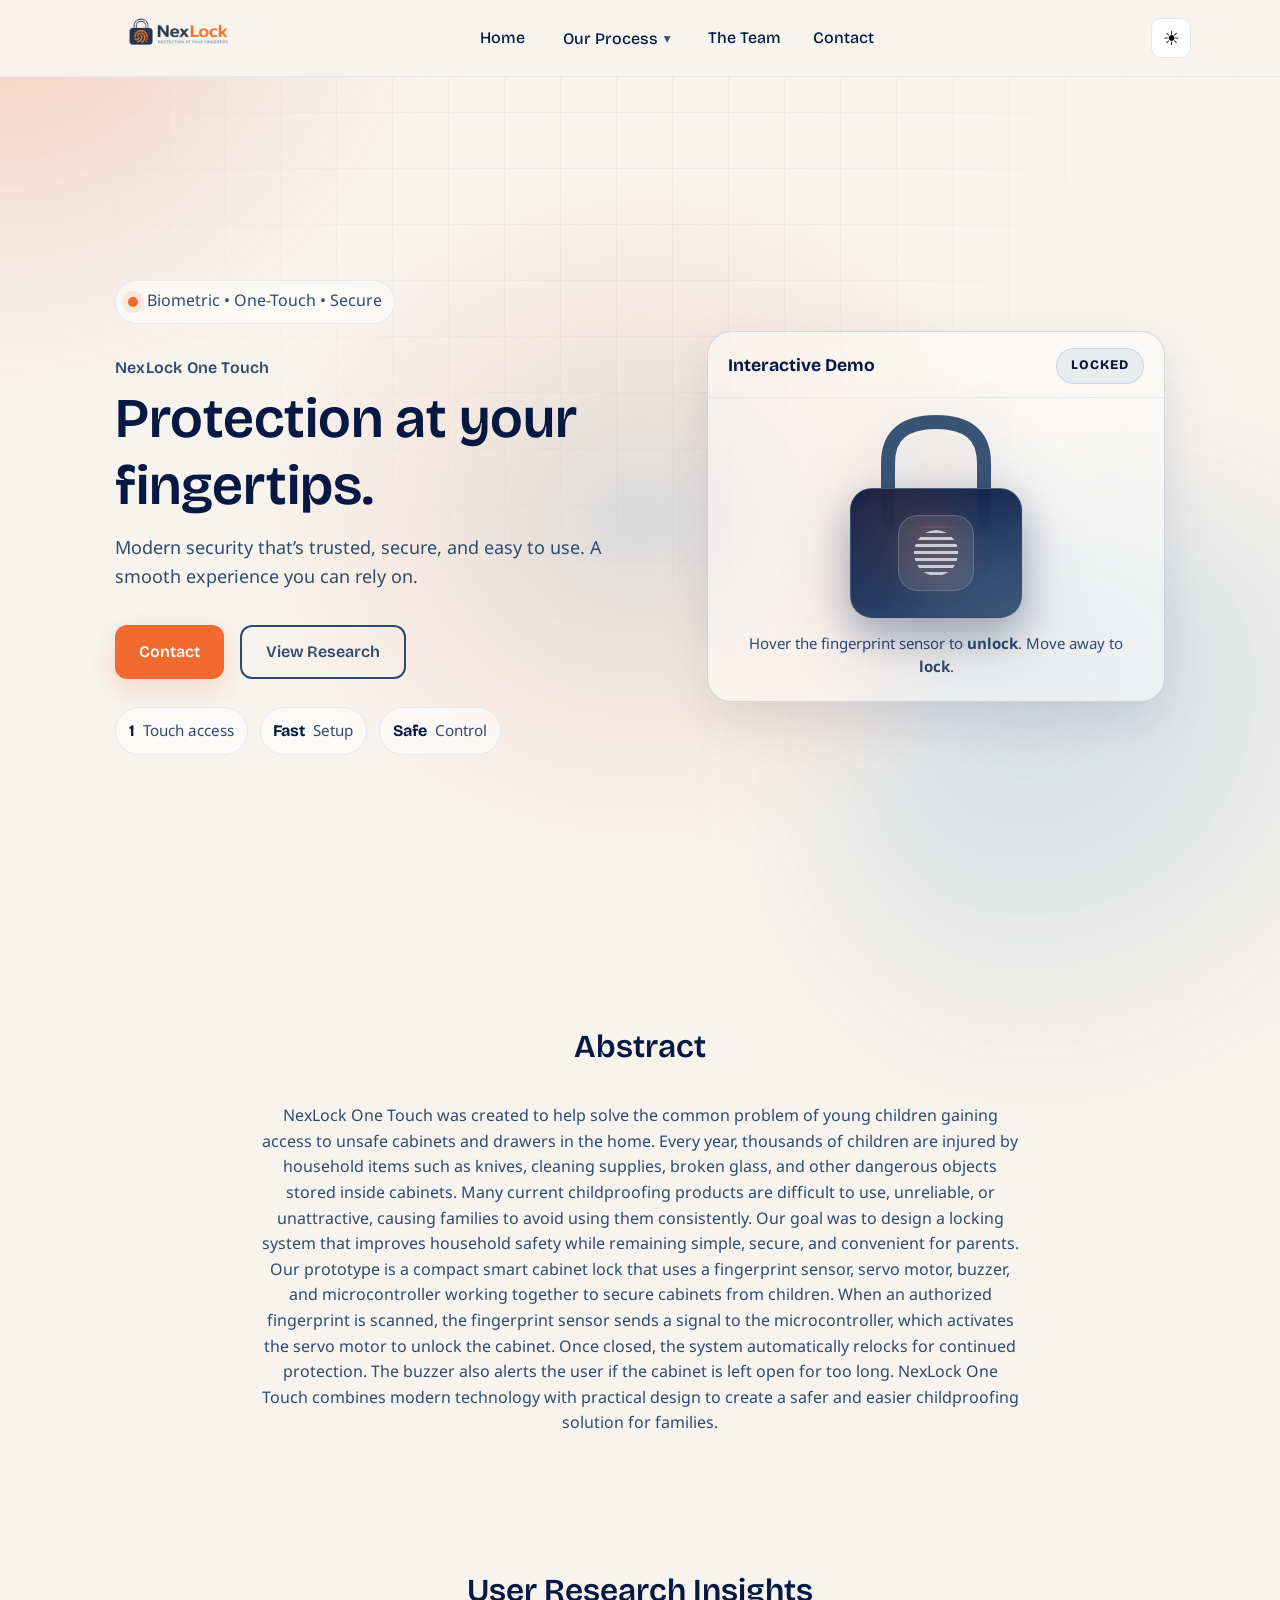
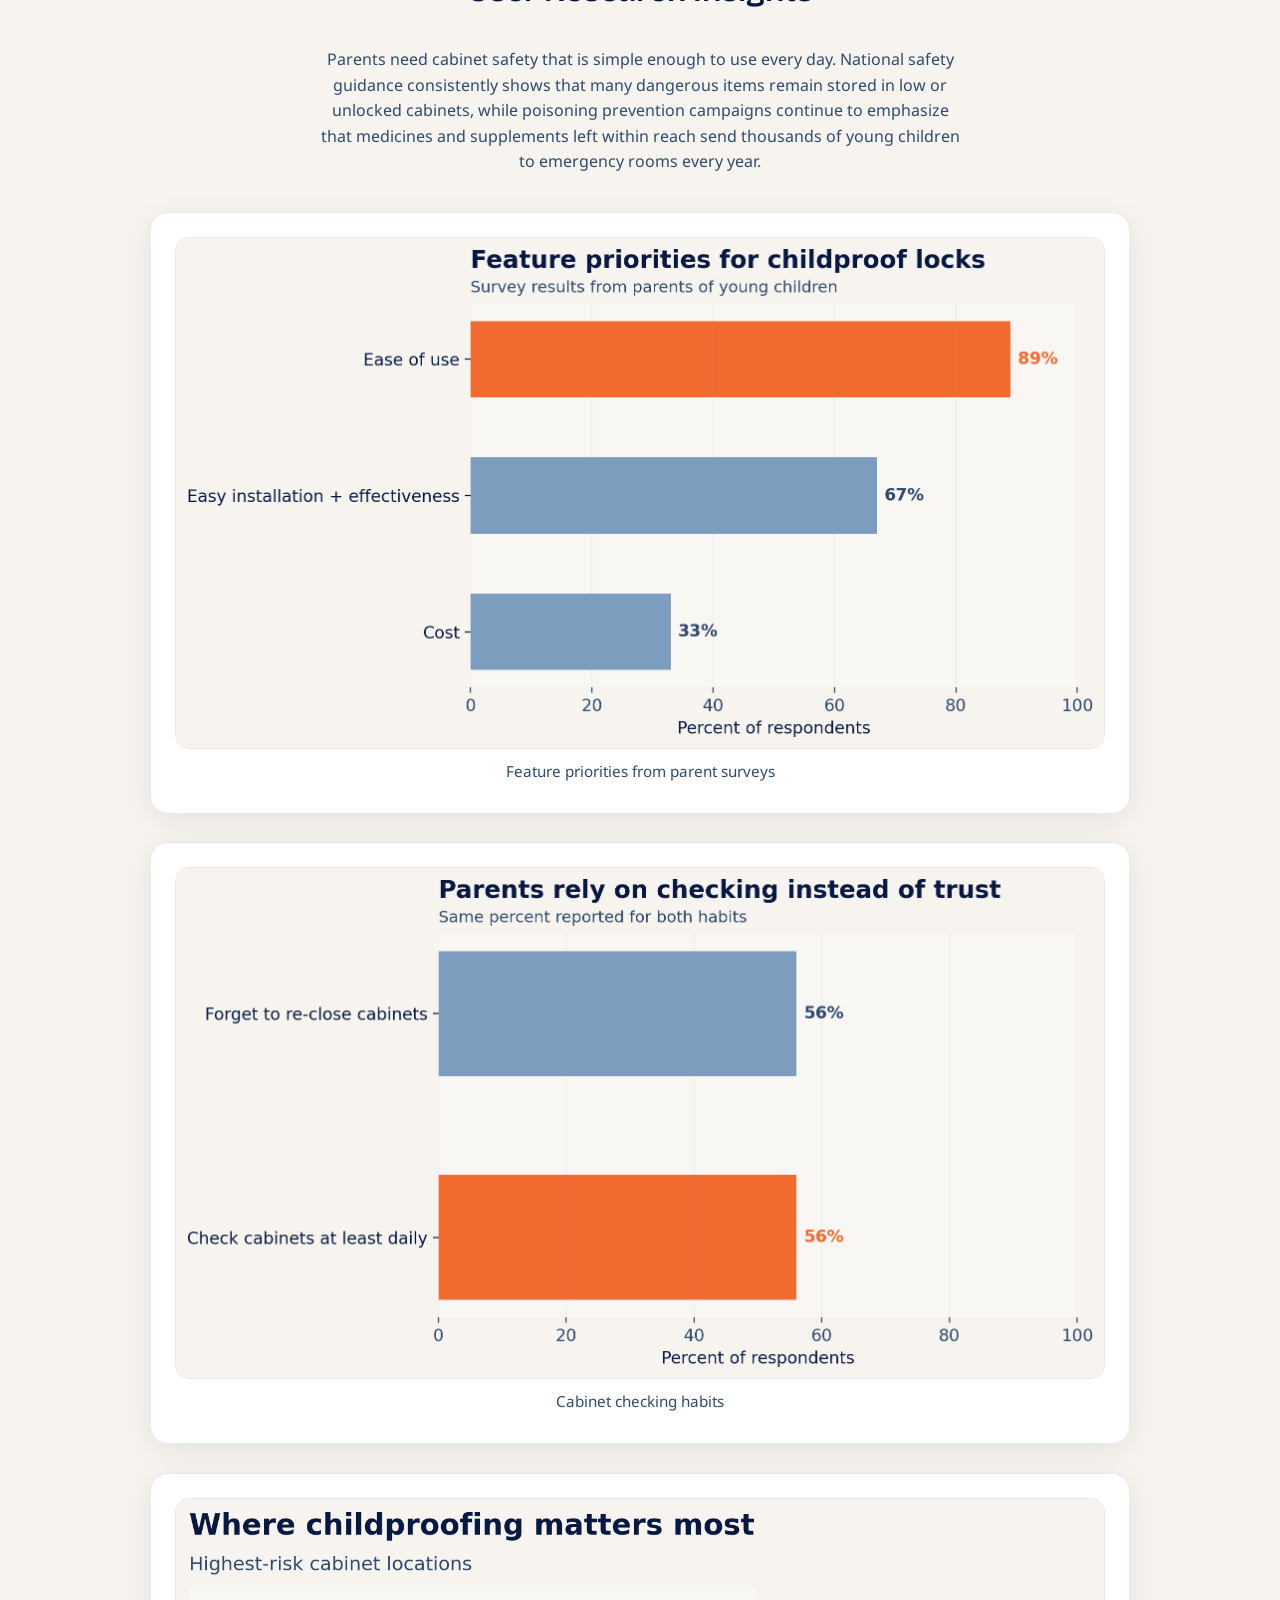
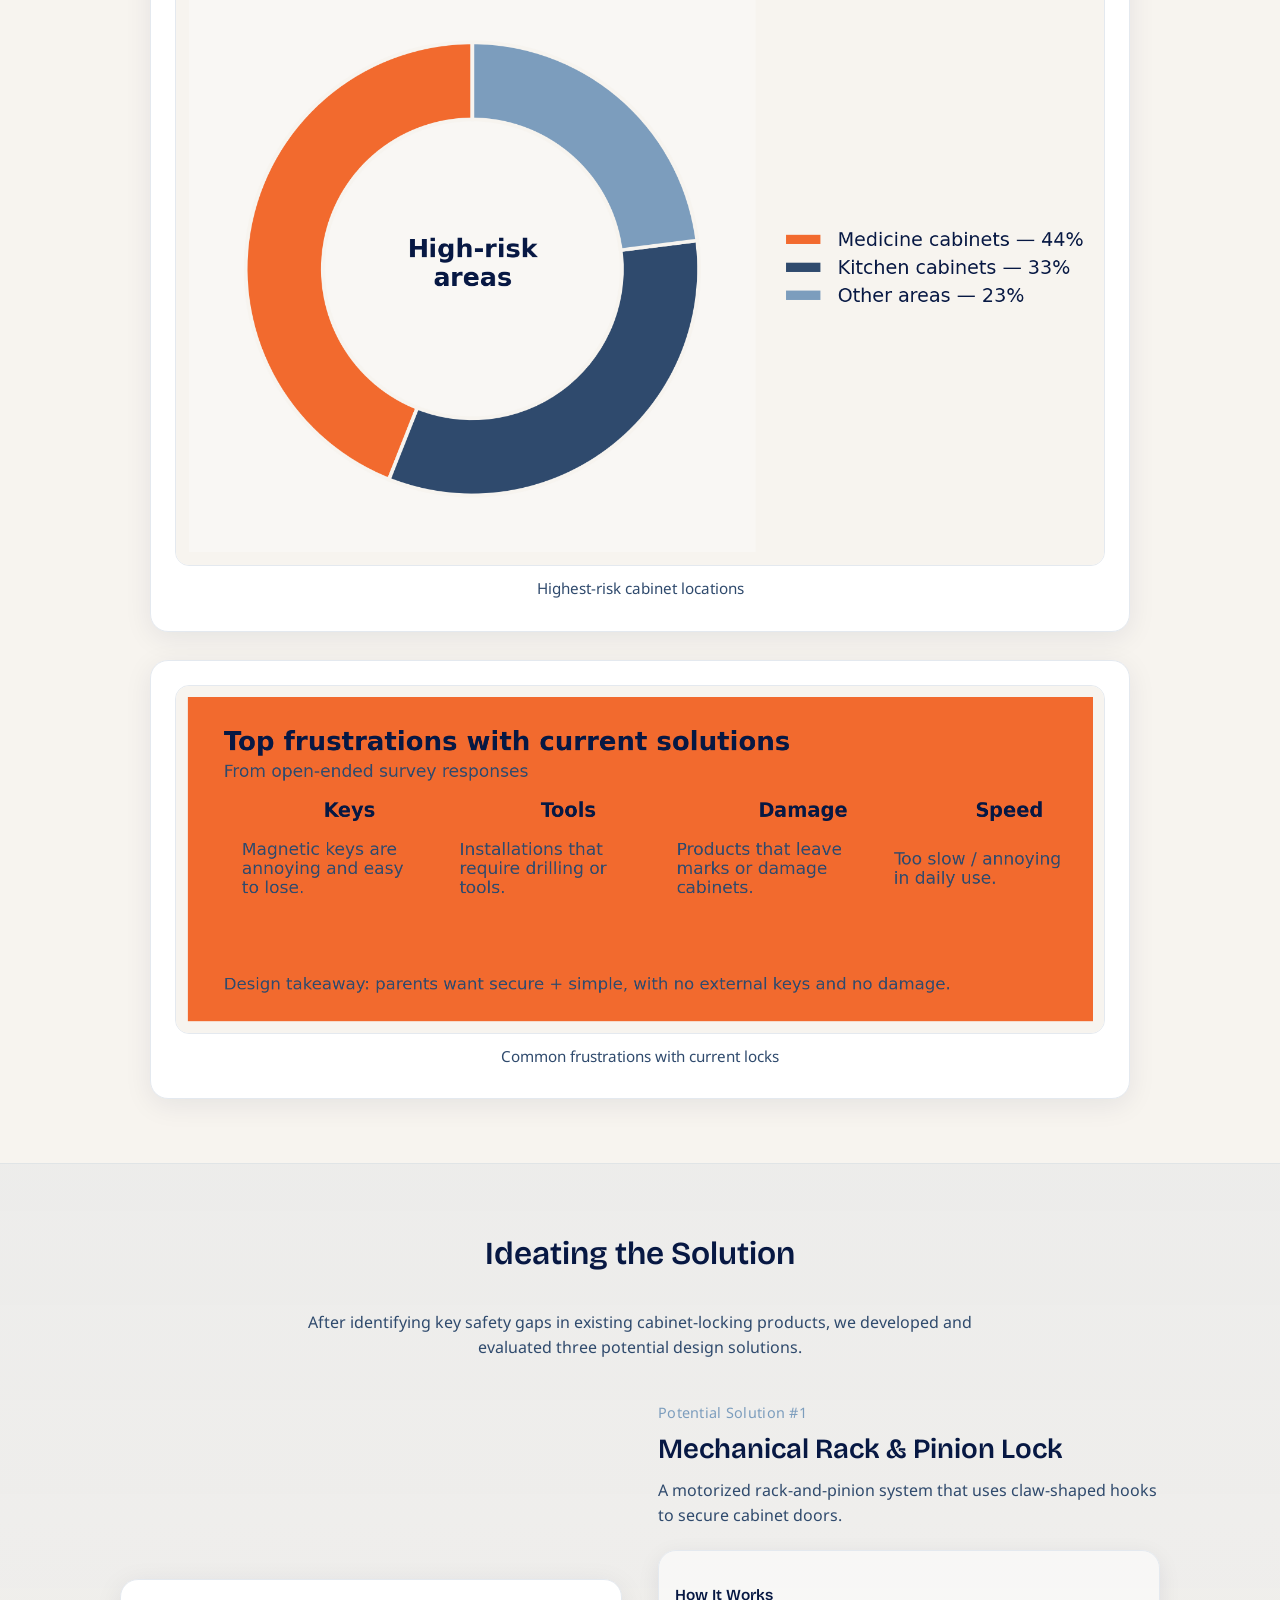
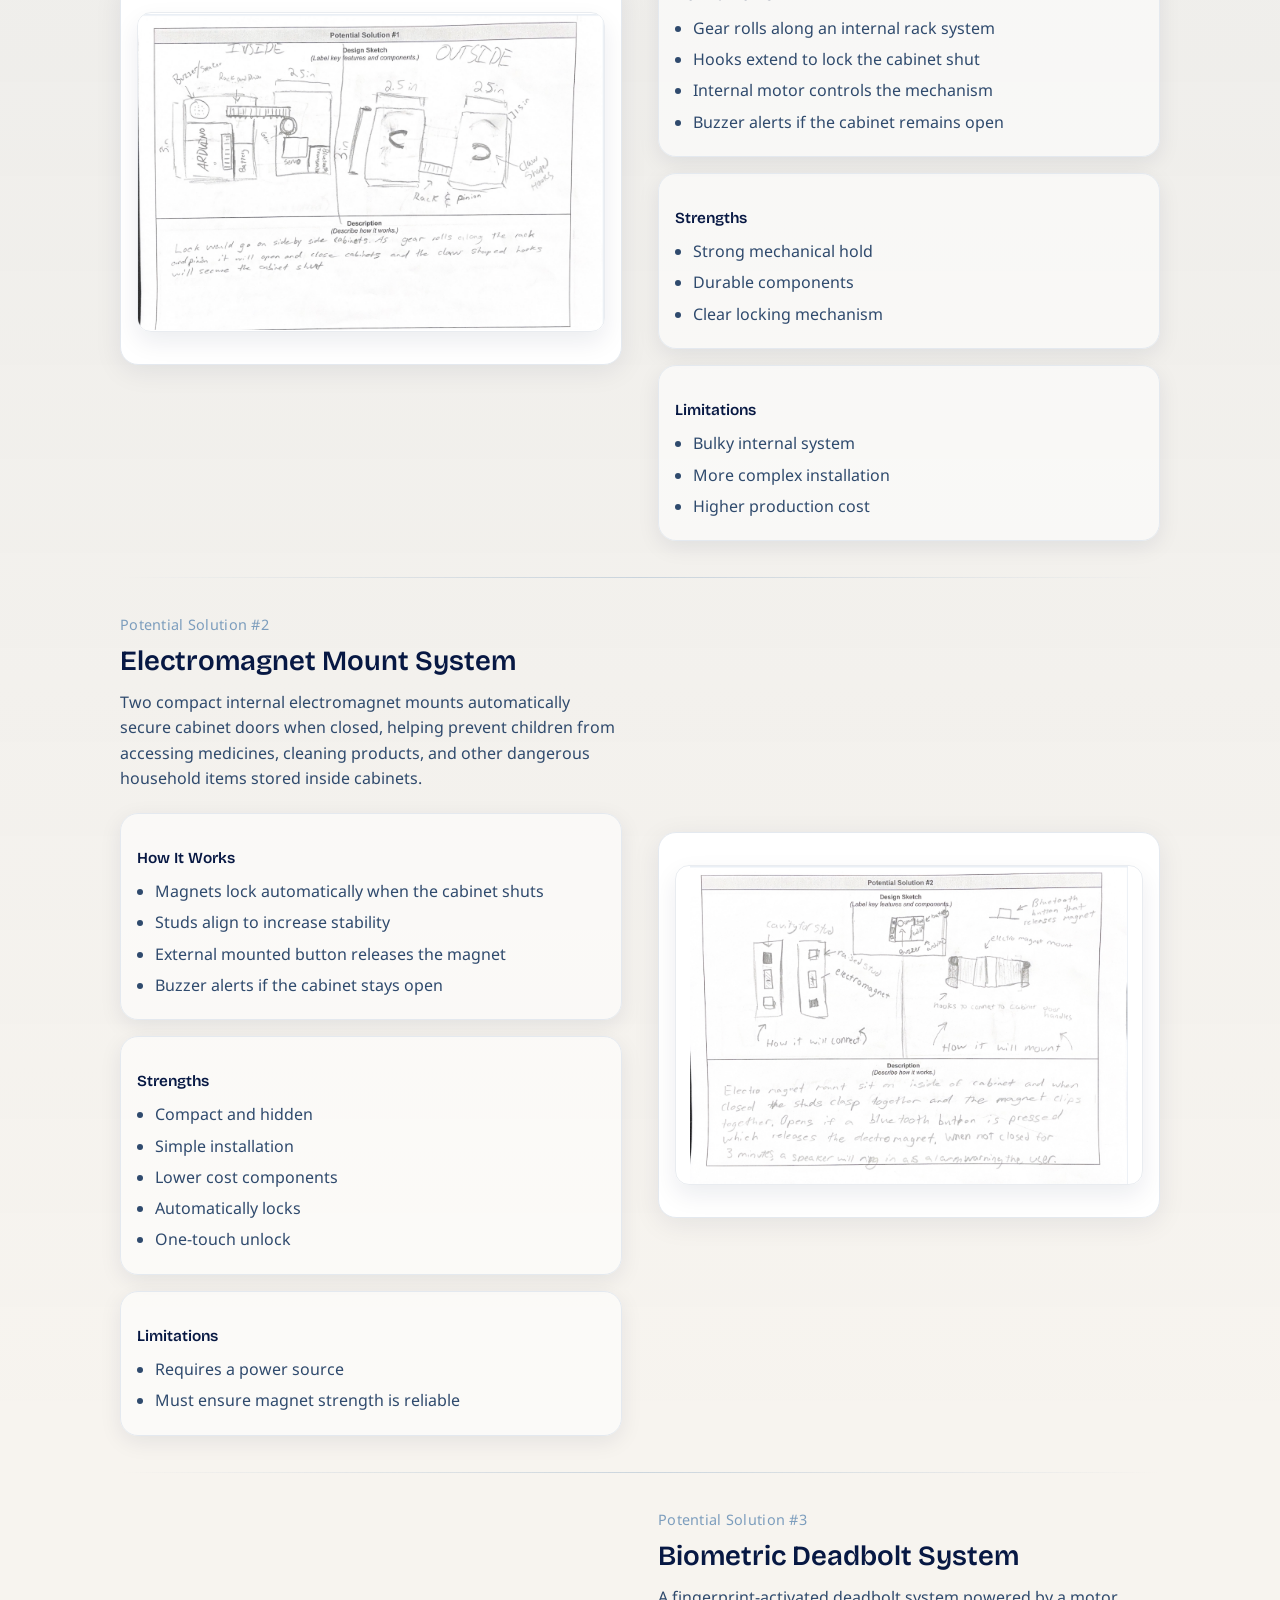
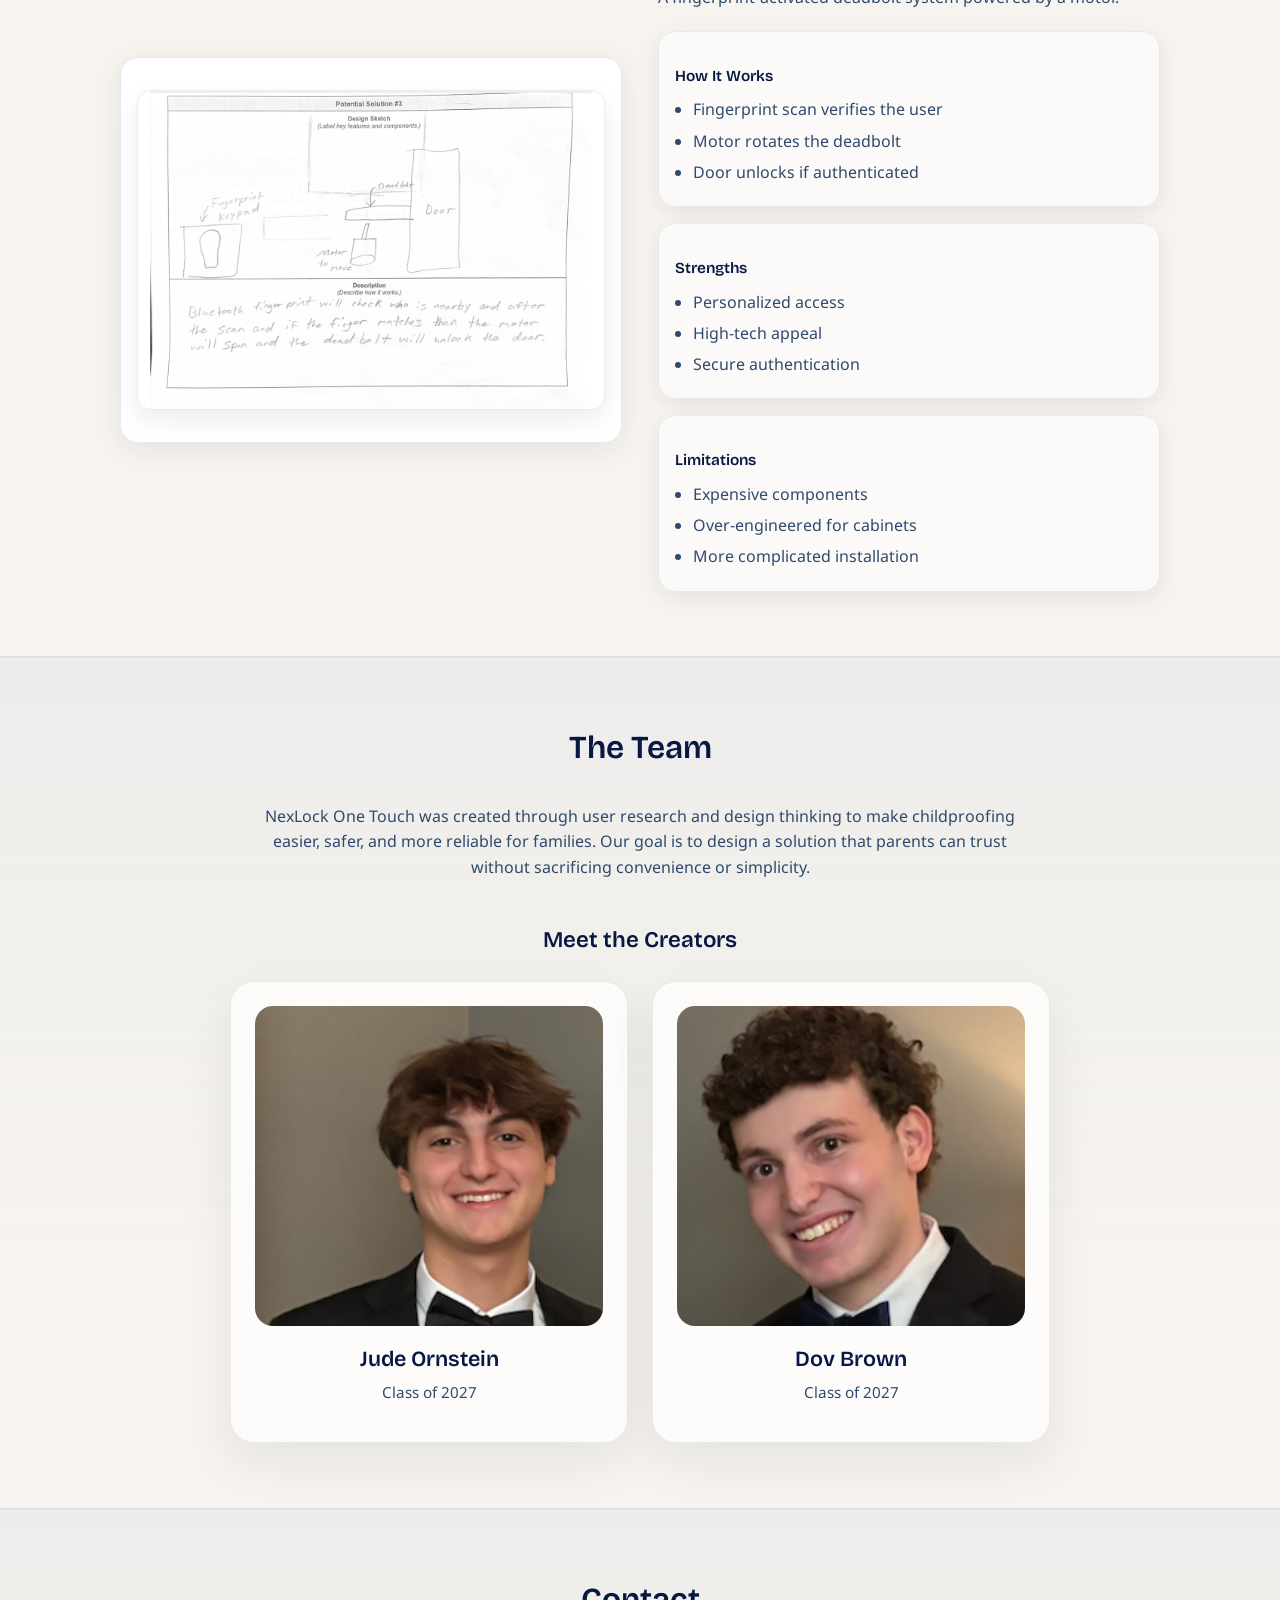
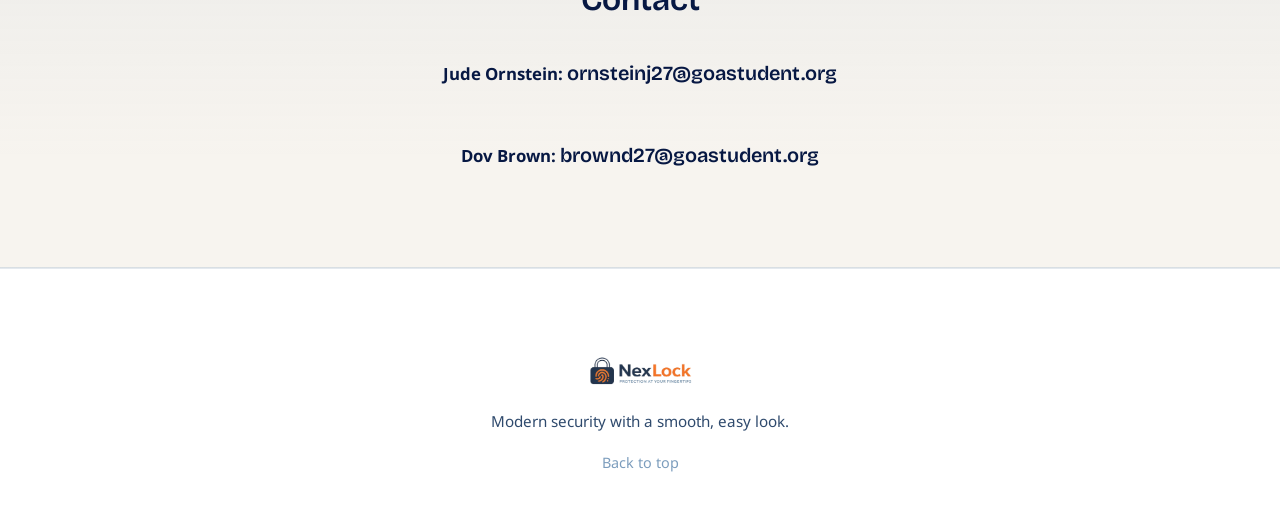
<file: index.html>
<!DOCTYPE html>
<html data-theme="light" lang="en">
<head>
<meta charset="utf-8"/>
<meta content="width=device-width, initial-scale=1.0" name="viewport"/>
<title>NexLock One Touch — Protection at your fingertips</title>
<link href="assets/favicon.png" rel="icon" type="image/png"/>
<link href="https://fonts.googleapis.com" rel="preconnect"/>
<link crossorigin="" href="https://fonts.gstatic.com" rel="preconnect"/>
<link href="https://fonts.googleapis.com/css2?family=Bricolage+Grotesque:wght@400;500;600;700&amp;family=Noto+Sans+Thai:wght@300;400;500;600&amp;display=swap" rel="stylesheet"/>
<link href="styles.css" rel="stylesheet"/>
</head>
<body>
<div aria-hidden="true" class="bg-grid"></div>
<div aria-hidden="true" class="bg-orb bg-orb--a"></div>
<div aria-hidden="true" class="bg-orb bg-orb--b"></div>

<header class="header">
  <div class="header-inner">
    <a class="logo-link" href="index.html#home">
      <img alt="NexLock One Touch" class="logo" src="logo.png"/>
    </a>

    <nav class="nav">
      <a class="nav-link" href="index.html#home">Home</a>
      <div class="nav-dropdown">
        <button aria-expanded="false" aria-haspopup="true" class="nav-link nav-dropdown-toggle" type="button">
          Our Process
          <span aria-hidden="true" class="chev">▾</span>
        </button>
        <div class="nav-dropdown-menu" role="menu">
          <a class="nav-dropdown-item" href="background-research-problem-definition.html" role="menuitem">Background Research &amp; Problem Definition</a>
          <a class="nav-dropdown-item" href="ideate-solution.html" role="menuitem">Ideate Solution</a>
          <a class="nav-dropdown-item" href="final-engineering-design.html" role="menuitem">Final Engineering Design</a>
          <a class="nav-dropdown-item" href="test-reflect.html" role="menuitem">Test &amp; Reflect</a>
        </div>
      </div>
      <a class="nav-link" href="the-team.html">The Team</a>
      <a class="nav-link" href="index.html#contact">Contact</a>
    </nav>

    <div class="header-actions">
      <button aria-label="Toggle light/dark theme" class="theme-toggle" type="button">
        <span class="theme-icon sun">☀</span>
        <span class="theme-icon moon">☾</span>
      </button>
      <button aria-expanded="false" aria-label="Open menu" class="hamburger" type="button">
        <span class="hamburger-line"></span>
        <span class="hamburger-line"></span>
        <span class="hamburger-line"></span>
      </button>
    </div>
  </div>
</header>

<div aria-hidden="true" class="mobile-menu">
  <nav class="mobile-nav">
    <a class="mobile-nav-link" href="index.html#home">Home</a>
    <a class="mobile-nav-link" href="background-research-problem-definition.html">Background Research &amp; Problem Definition</a>
    <a class="mobile-nav-link" href="ideate-solution.html">Ideate Solution</a>
    <a class="mobile-nav-link" href="final-engineering-design.html">Final Engineering Design</a>
    <a class="mobile-nav-link" href="test-reflect.html">Test &amp; Reflect</a>
    <a class="mobile-nav-link" href="the-team.html">The Team</a>
    <a class="mobile-nav-link" href="index.html#contact">Contact</a>
  </nav>
</div>

<main>
  <section class="hero" id="home">
    <div class="hero-glow"></div>

    <div class="container hero-layout">
      <div class="hero-content">
        <div class="hero-badge reveal" data-reveal="fade-up">
          <span aria-hidden="true" class="badge-dot"></span>
          <span>Biometric • One-Touch • Secure</span>
        </div>

        <p class="hero-product reveal" data-delay="40" data-reveal="fade-up">
          NexLock One Touch
        </p>

        <h1 class="hero-title reveal" data-delay="80" data-reveal="fade-up">
          Protection at your fingertips.
        </h1>

        <p class="hero-subtitle reveal" data-delay="160" data-reveal="fade-up">
          Modern security that’s trusted, secure, and easy to use. A smooth experience you can rely on.
        </p>

        <div class="hero-buttons reveal" data-delay="240" data-reveal="fade-up">
          <a class="btn btn-primary" href="#contact">Contact</a>
          <a class="btn btn-secondary" href="#research">View Research</a>
        </div>

        <div class="hero-metrics reveal" data-delay="320" data-reveal="fade-up">
          <div class="metric"><span class="metric-k">1</span><span class="metric-l">Touch access</span></div>
          <div class="metric"><span class="metric-k">Fast</span><span class="metric-l">Setup</span></div>
          <div class="metric"><span class="metric-k">Safe</span><span class="metric-l">Control</span></div>
        </div>
      </div>

      <div class="lock-demo reveal" data-delay="220" data-reveal="fade-left">
        <div class="lock-demo__card" id="lockDemo" aria-label="Interactive lock demo">
          <div class="lock-demo__header">
            <div class="lock-demo__label">Interactive Demo</div>
            <div class="lock-demo__status" id="lockDemoStatus" aria-live="polite">LOCKED</div>
          </div>

          <div class="lock-demo__scene">
            <div class="lock" aria-hidden="true">
              <svg class="lock__shackle-svg" viewBox="0 0 180 115" fill="none" xmlns="http://www.w3.org/2000/svg">
                <g class="lock__shackle-group" id="lockShackle">
                  <path
                    class="lock__shackle-path"
                    d="M 42 112 L 42 55 Q 42 14 90 14 Q 138 14 138 55 L 138 112"
                    stroke="rgba(47,74,109,0.95)"
                    stroke-width="14"
                    stroke-linecap="round"
                    fill="none"
                  />
                </g>
              </svg>

              <div class="lock__body">
                <button
                  class="lock__sensor"
                  id="fpSensor"
                  type="button"
                  aria-label="Fingerprint sensor. Hover to unlock. Move away to lock."
                >
                  <div class="lock__sensor-glow" aria-hidden="true"></div>
                  <div class="lock__scan" aria-hidden="true"></div>
                  <div class="lock__sensor-lines" aria-hidden="true"></div>
                </button>
              </div>
            </div>

            <div class="lock-demo__hint">
              Hover the fingerprint sensor to <b>unlock</b>. Move away to <b>lock</b>.
            </div>
          </div>
        </div>
      </div>
    </div>
  </section>

  <section class="section" id="abstract">
    <div class="container">
      <h2 class="section-title">Abstract</h2>
      <p class="abstract-text">
NexLock One Touch was created to help solve the common problem of young children gaining access to unsafe cabinets and drawers in the home. Every year, thousands of children are injured by household items such as knives, cleaning supplies, broken glass, and other dangerous objects stored inside cabinets. Many current childproofing products are difficult to use, unreliable, or unattractive, causing families to avoid using them consistently. Our goal was to design a locking system that improves household safety while remaining simple, secure, and convenient for parents.

Our prototype is a compact smart cabinet lock that uses a fingerprint sensor, servo motor, buzzer, and microcontroller working together to secure cabinets from children. When an authorized fingerprint is scanned, the fingerprint sensor sends a signal to the microcontroller, which activates the servo motor to unlock the cabinet. Once closed, the system automatically relocks for continued protection. The buzzer also alerts the user if the cabinet is left open for too long. NexLock One Touch combines modern technology with practical design to create a safer and easier childproofing solution for families.      </p>
    </div>
  </section>

  <section class="section" id="research">
    <div class="container">
      <h2 class="section-title">User Research Insights</h2>
      <p class="research-intro">
        Parents need cabinet safety that is simple enough to use every day. National safety guidance consistently shows that many dangerous items remain stored in low or unlocked cabinets, while poisoning prevention campaigns continue to emphasize that medicines and supplements left within reach send thousands of young children to emergency rooms every year.
      </p>

      <div class="research-grid">
        <article class="research-card reveal" data-reveal="fade-up">
          <div class="research-image-wrapper">
            <img alt="Chart showing feature priorities from parent surveys" class="research-image" src="feature_priorities.png"/>
          </div>
          <p class="research-caption">Feature priorities from parent surveys</p>
        </article>

        <article class="research-card reveal" data-delay="80" data-reveal="fade-up">
          <div class="research-image-wrapper">
            <img alt="Visualization of cabinet checking habits" class="research-image" src="checking_behavior.png"/>
          </div>
          <p class="research-caption">Cabinet checking habits</p>
        </article>

        <article class="research-card reveal" data-delay="120" data-reveal="fade-up">
          <div class="research-image-wrapper">
            <img alt="Donut chart of highest-risk cabinet locations" class="research-image" src="risk_areas_donut.png"/>
          </div>
          <p class="research-caption">Highest-risk cabinet locations</p>
        </article>

        <article class="research-card reveal" data-delay="160" data-reveal="fade-up">
          <div class="research-image-wrapper">
            <img alt="Diagram of common frustrations with current locks" class="research-image" src="pain_points.png"/>
          </div>
          <p class="research-caption">Common frustrations with current locks</p>
        </article>
      </div>
    </div>
  </section>

  <section class="section section-alt" id="ideate">
    <div class="container">
      <header class="section-header">
        <h2 class="section-title">Ideating the Solution</h2>
        <p class="section-subtitle">
          After identifying key safety gaps in existing cabinet-locking products, we developed and evaluated three potential design solutions.
        </p>
      </header>

      <article class="solution-block">
        <div class="solution-grid">
          <div class="solution-media reveal" data-reveal="fade-up">
            <div class="solution-media-card">
              <img alt="Sketch of Potential Solution #1: Mechanical Rack &amp; Pinion Lock" class="solution-image" src="solution1.png"/>
            </div>
          </div>
          <div class="solution-content reveal" data-delay="80" data-reveal="fade-up">
            <p class="solution-label">Potential Solution #1</p>
            <h3 class="solution-title">Mechanical Rack &amp; Pinion Lock</h3>
            <p class="solution-overview">A motorized rack-and-pinion system that uses claw-shaped hooks to secure cabinet doors.</p>
            <div class="solution-lists">
              <div class="solution-list">
                <h4 class="solution-list-title">How It Works</h4>
                <ul>
                  <li>Gear rolls along an internal rack system</li>
                  <li>Hooks extend to lock the cabinet shut</li>
                  <li>Internal motor controls the mechanism</li>
                  <li>Buzzer alerts if the cabinet remains open</li>
                </ul>
              </div>
              <div class="solution-list">
                <h4 class="solution-list-title">Strengths</h4>
                <ul>
                  <li>Strong mechanical hold</li>
                  <li>Durable components</li>
                  <li>Clear locking mechanism</li>
                </ul>
              </div>
              <div class="solution-list">
                <h4 class="solution-list-title">Limitations</h4>
                <ul>
                  <li>Bulky internal system</li>
                  <li>More complex installation</li>
                  <li>Higher production cost</li>
                </ul>
              </div>
            </div>
          </div>
        </div>
      </article>

      <div aria-hidden="true" class="section-divider"></div>

      <article class="solution-block">
        <div class="solution-grid solution-grid--reverse">
          <div class="solution-media reveal" data-delay="80" data-reveal="fade-up">
            <div class="solution-media-card">
              <img alt="Sketch of Potential Solution #2: Electromagnet Mount System" class="solution-image" src="solution2.png"/>
            </div>
          </div>
          <div class="solution-content reveal" data-reveal="fade-up">
            <p class="solution-label">Potential Solution #2</p>
            <div class="solution-title-row">
              <h3 class="solution-title">Electromagnet Mount System</h3>
            </div>
            <p class="solution-overview">
              Two compact internal electromagnet mounts automatically secure cabinet doors when closed, helping prevent children from accessing medicines, cleaning products, and other dangerous household items stored inside cabinets.
            </p>
            <div class="solution-lists">
              <div class="solution-list">
                <h4 class="solution-list-title">How It Works</h4>
                <ul>
                  <li>Magnets lock automatically when the cabinet shuts</li>
                  <li>Studs align to increase stability</li>
                  <li>External mounted button releases the magnet</li>
                  <li>Buzzer alerts if the cabinet stays open</li>
                </ul>
              </div>
              <div class="solution-list">
                <h4 class="solution-list-title">Strengths</h4>
                <ul>
                  <li>Compact and hidden</li>
                  <li>Simple installation</li>
                  <li>Lower cost components</li>
                  <li>Automatically locks</li>
                  <li>One-touch unlock</li>
                </ul>
              </div>
              <div class="solution-list">
                <h4 class="solution-list-title">Limitations</h4>
                <ul>
                  <li>Requires a power source</li>
                  <li>Must ensure magnet strength is reliable</li>
                </ul>
              </div>
            </div>
          </div>
        </div>
      </article>

      <div aria-hidden="true" class="section-divider"></div>

      <article class="solution-block">
        <div class="solution-grid">
          <div class="solution-media reveal" data-reveal="fade-up">
            <div class="solution-media-card">
              <img alt="Sketch of Potential Solution #3: Biometric Deadbolt System" class="solution-image" src="solution3.png"/>
            </div>
          </div>
          <div class="solution-content reveal" data-delay="80" data-reveal="fade-up">
            <p class="solution-label">Potential Solution #3</p>
            <h3 class="solution-title">Biometric Deadbolt System</h3>
            <p class="solution-overview">A fingerprint-activated deadbolt system powered by a motor.</p>
            <div class="solution-lists">
              <div class="solution-list">
                <h4 class="solution-list-title">How It Works</h4>
                <ul>
                  <li>Fingerprint scan verifies the user</li>
                  <li>Motor rotates the deadbolt</li>
                  <li>Door unlocks if authenticated</li>
                </ul>
              </div>
              <div class="solution-list">
                <h4 class="solution-list-title">Strengths</h4>
                <ul>
                  <li>Personalized access</li>
                  <li>High-tech appeal</li>
                  <li>Secure authentication</li>
                </ul>
              </div>
              <div class="solution-list">
                <h4 class="solution-list-title">Limitations</h4>
                <ul>
                  <li>Expensive components</li>
                  <li>Over-engineered for cabinets</li>
                  <li>More complicated installation</li>
                </ul>
              </div>
            </div>
          </div>
        </div>
      </article>
    </div>
  </section>

  <section class="section section-alt" id="team">
    <div class="container">
      <h2 class="section-title">The Team</h2>
      <p class="about-intro">
        NexLock One Touch was created through user research and design thinking to make childproofing easier, safer, and more reliable for families.
        Our goal is to design a solution that parents can trust without sacrificing convenience or simplicity.
      </p>
      <div class="creators">
        <h3 class="creators-heading">Meet the Creators</h3>
        <div class="creators-grid">
          <article class="creator-card reveal" data-reveal="fade-up">
            <img alt="Portrait of Jude Ornstein" class="creator-image" src="NexLockJude.png"/>
            <h4 class="creator-name">Jude Ornstein</h4>
            <p class="creator-meta">Class of 2027</p>
          </article>
          <article class="creator-card reveal" data-delay="80" data-reveal="fade-up">
            <img alt="Portrait of Dov Brown" class="creator-image" src="NexlockDov.png"/>
            <h4 class="creator-name">Dov Brown</h4>
            <p class="creator-meta">Class of 2027</p>
          </article>
        </div>
      </div>
    </div>
  </section>

<section class="contact section section-alt" id="contact">
  <div class="container">

    <h2 class="section-title">Contact</h2>

    <div class="contact-simple">

      <p class="contact-email">
        <strong>Jude Ornstein:</strong>
        <a href="mailto:ornsteinj27@goastudent.org">
          ornsteinj27@goastudent.org
        </a>
      </p>

      <p class="contact-email">
        <strong>Dov Brown:</strong>
        <a href="mailto:brownd27@goastudent.org">
          brownd27@goastudent.org
        </a>
      </p>

    </div>

  </div>
</section>
</main>

<footer class="footer">
  <div class="container footer-inner">
    <img alt="NexLock One Touch" class="footer-logo" src="logo.png"/>
    <p class="footer-tagline">Modern security with a smooth, easy look.</p>
    <a class="back-to-top" href="#home">Back to top</a>
  </div>
</footer>

<script src="script.js"></script>
</body>
</html>
</file>
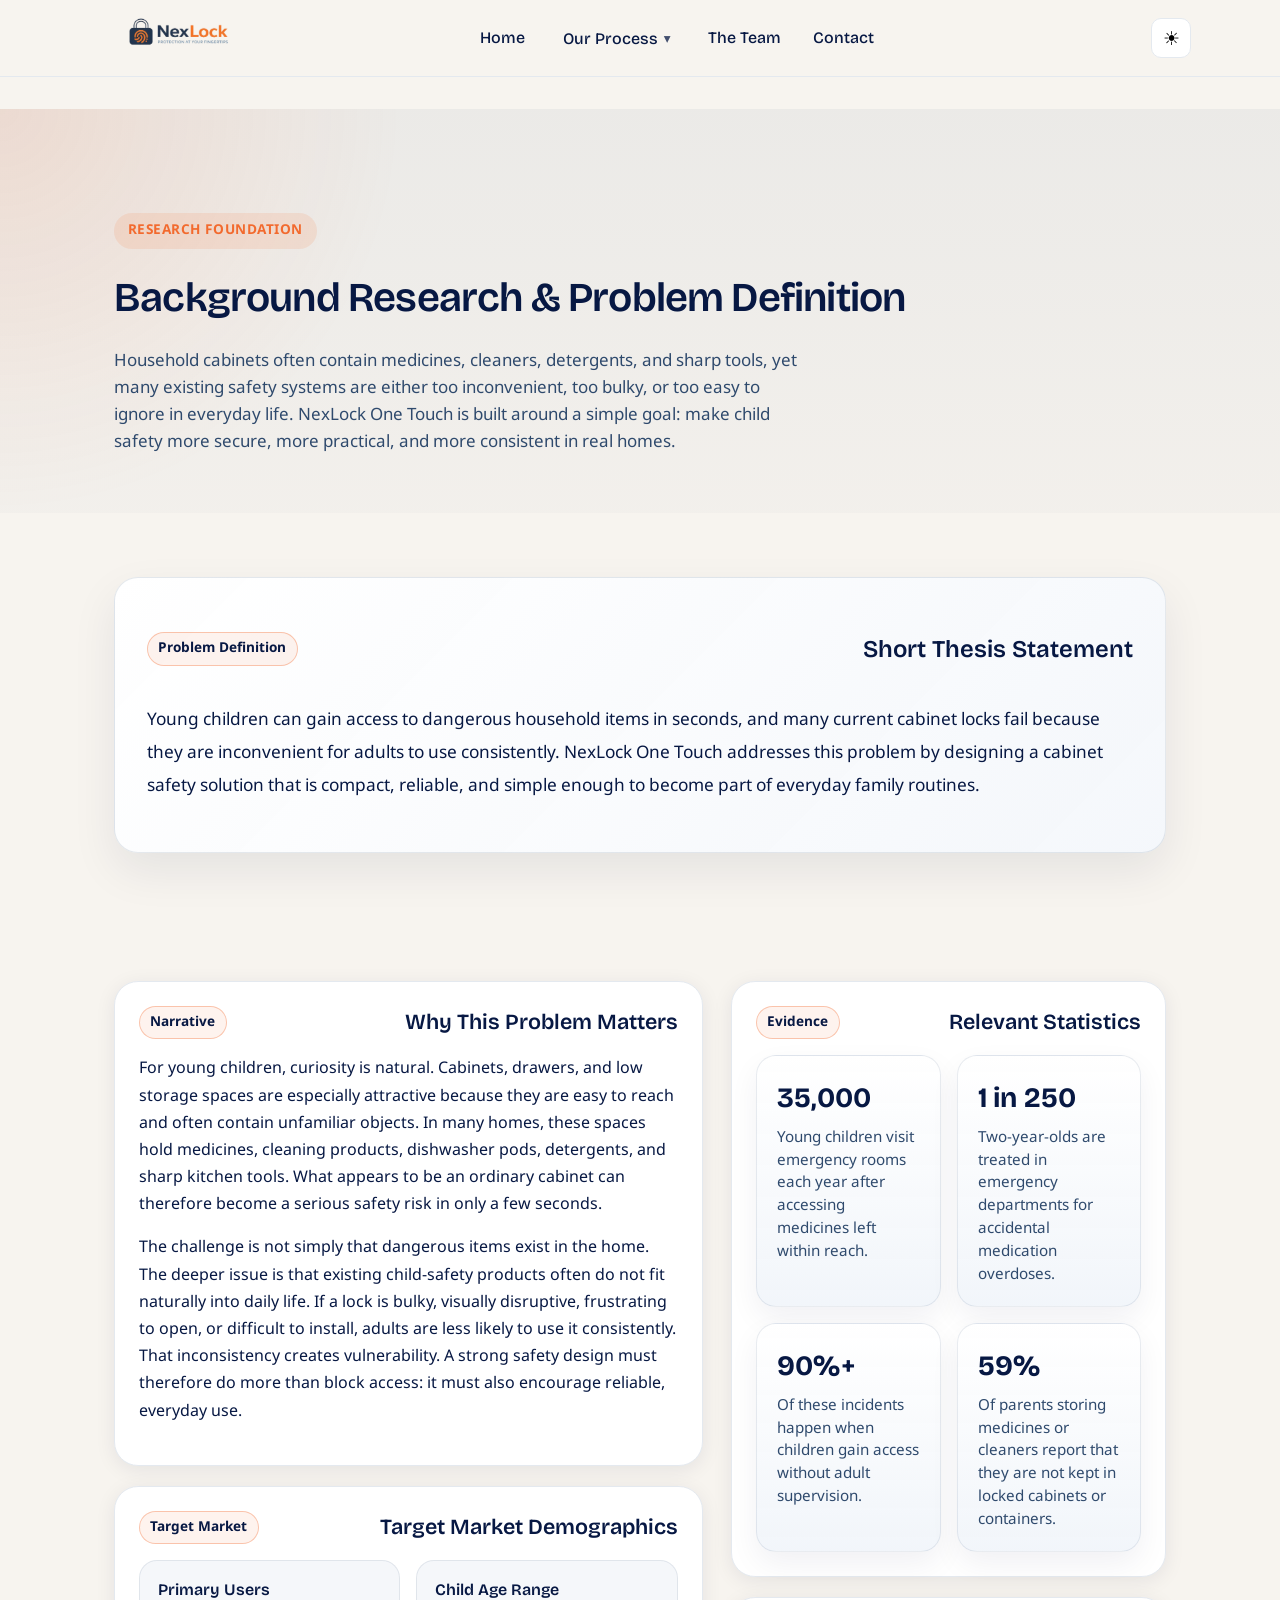
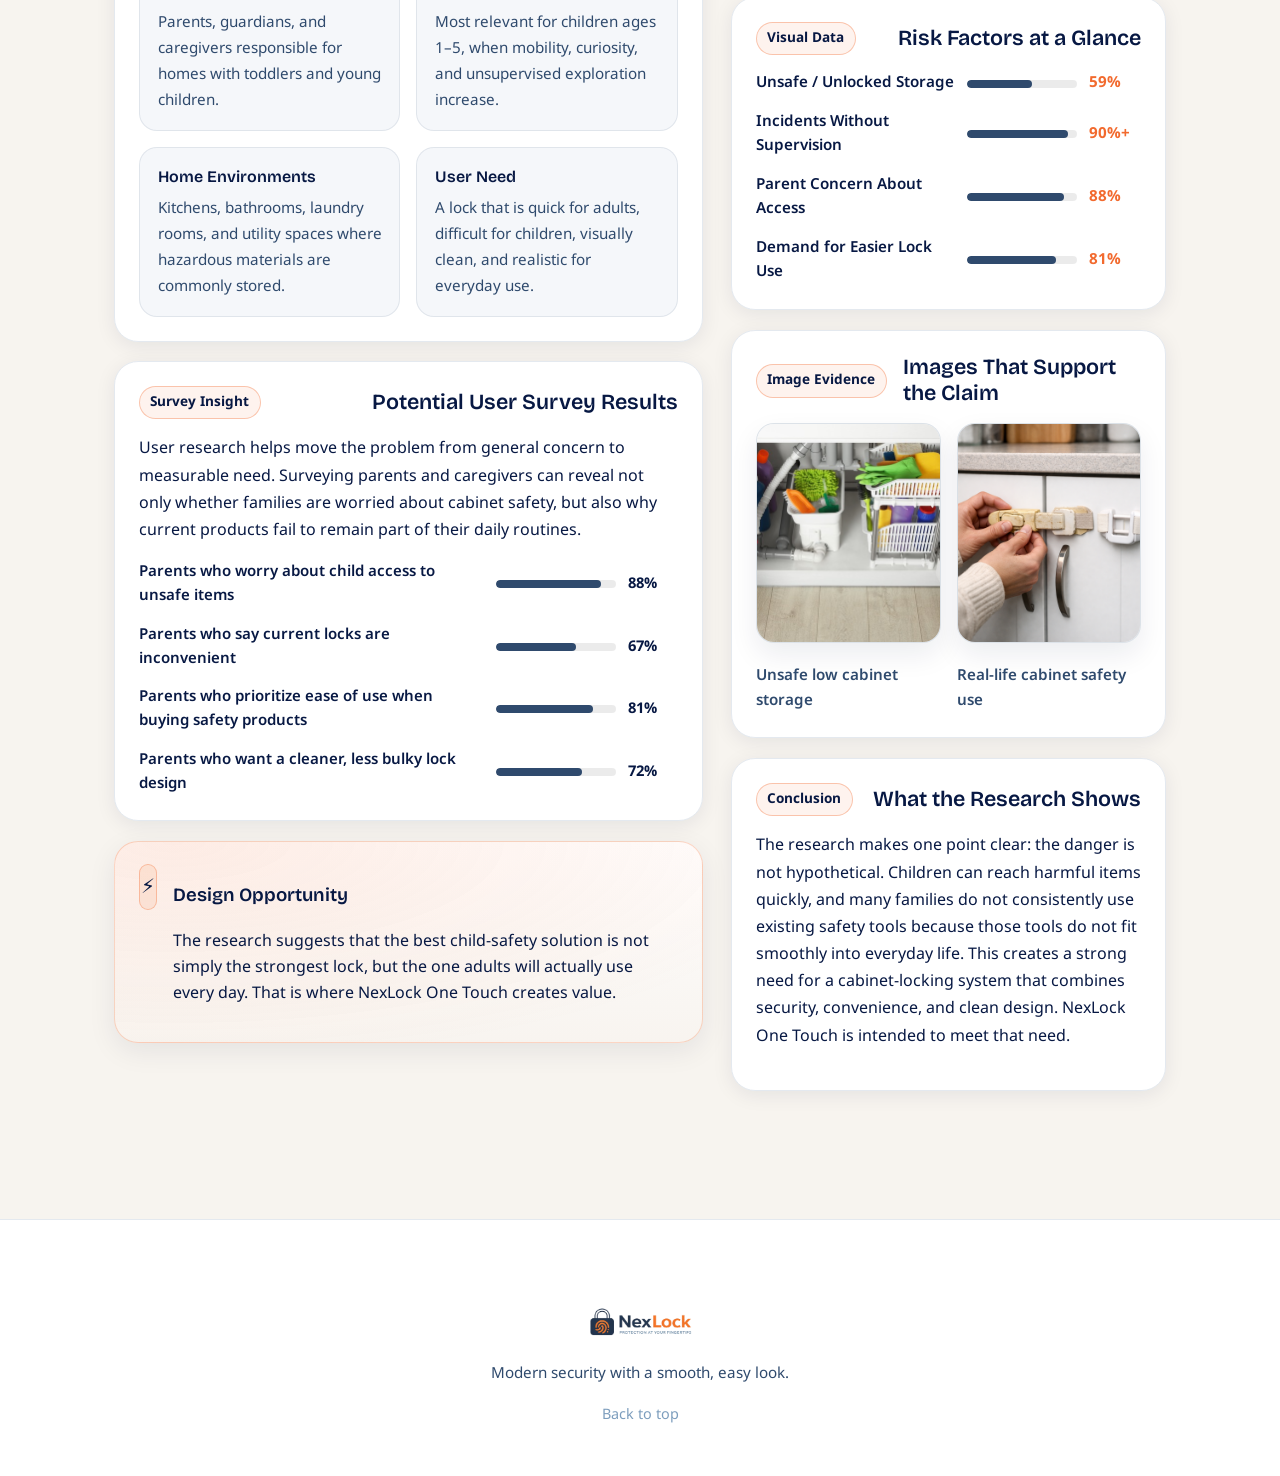
<file: background-research-problem-definition.html>
<!DOCTYPE html>
<html data-theme="light" lang="en">
<head>
  <meta charset="utf-8"/>
  <meta content="width=device-width, initial-scale=1.0" name="viewport"/>
  <title>Background Research &amp; Problem Definition — NexLock One Touch</title>
  <link href="assets/favicon.png" rel="icon" type="image/png"/>
  <link href="https://fonts.googleapis.com" rel="preconnect"/>
  <link crossorigin="" href="https://fonts.gstatic.com" rel="preconnect"/>
  <link href="https://fonts.googleapis.com/css2?family=Bricolage+Grotesque:wght@400;500;600;700;800&family=Noto+Sans+Thai:wght@300;400;500;600&display=swap" rel="stylesheet"/>
  <link href="styles.css" rel="stylesheet"/>
</head>

<body>
  <header class="header">
    <div class="header-inner">
      <a class="logo-link" href="index.html#home">
        <img alt="NexLock One Touch" class="logo" src="logo.png"/>
      </a>

      <nav class="nav">
        <a class="nav-link" href="index.html#home">Home</a>

        <div class="nav-dropdown">
          <button aria-expanded="false" aria-haspopup="true" class="nav-link nav-dropdown-toggle" type="button">
            Our Process
            <span aria-hidden="true" class="chev">▾</span>
          </button>
          <div class="nav-dropdown-menu" role="menu">
            <a class="nav-dropdown-item" href="background-research-problem-definition.html" role="menuitem">Background Research &amp; Problem Definition</a>
            <a class="nav-dropdown-item" href="ideate-solution.html" role="menuitem">Ideate Solution</a>
            <a class="nav-dropdown-item" href="final-engineering-design.html" role="menuitem">Final Engineering Design</a>
            <a class="nav-dropdown-item" href="test-reflect.html" role="menuitem">Test &amp; Reflect</a>
          </div>
        </div>

        <a class="nav-link" href="the-team.html">The Team</a>
        <a class="nav-link" href="index.html#contact">Contact</a>
      </nav>

      <div class="header-actions">
        <button aria-label="Toggle light/dark theme" class="theme-toggle" type="button">
          <span class="theme-icon sun">☀</span>
          <span class="theme-icon moon">☾</span>
        </button>
        <button aria-expanded="false" aria-label="Open menu" class="hamburger" type="button">
          <span class="hamburger-line"></span>
          <span class="hamburger-line"></span>
          <span class="hamburger-line"></span>
        </button>
      </div>
    </div>
  </header>

  <div aria-hidden="true" class="mobile-menu">
    <nav class="mobile-nav">
      <a class="mobile-nav-link" href="index.html#home">Home</a>
      <a class="mobile-nav-link" href="background-research-problem-definition.html">Background Research &amp; Problem Definition</a>
      <a class="mobile-nav-link" href="ideate-solution.html">Ideate Solution</a>
      <a class="mobile-nav-link" href="final-engineering-design.html">Final Engineering Design</a>
      <a class="mobile-nav-link" href="test-reflect.html">Test &amp; Reflect</a>
      <a class="mobile-nav-link" href="the-team.html">The Team</a>
      <a class="mobile-nav-link" href="index.html#contact">Contact</a>
    </nav>
  </div>

  <main class="process-page">

    <!-- HERO -->
    <section class="section page-hero research-hero">
      <div class="container">
        <span class="eyebrow">Research Foundation</span>
        <h1>Background Research &amp; Problem Definition</h1>
        <p class="lead">
          Household cabinets often contain medicines, cleaners, detergents, and sharp tools,
          yet many existing safety systems are either too inconvenient, too bulky, or too easy
          to ignore in everyday life. NexLock One Touch is built around a simple goal: make
          child safety more secure, more practical, and more consistent in real homes.
        </p>
      </div>
    </section>

    <!-- THESIS -->
    <section class="section">
      <div class="container">
        <div class="research-thesis-card reveal" data-reveal="fade-up">
          <div class="card-header">
            <span class="tag">Problem Definition</span>
            <h2>Short Thesis Statement</h2>
          </div>
          <p class="thesis-text">
            Young children can gain access to dangerous household items in seconds, and many current
            cabinet locks fail because they are inconvenient for adults to use consistently. NexLock
            One Touch addresses this problem by designing a cabinet safety solution that is compact,
            reliable, and simple enough to become part of everyday family routines.
          </p>
        </div>
      </div>
    </section>

    <!-- MAIN GRID -->
    <section class="section">
      <div class="container">
        <div class="process-grid">

          <!-- LEFT COLUMN -->
          <div class="process-col">

            <div class="process-card reveal" data-reveal="fade-up">
              <div class="card-header">
                <span class="tag">Narrative</span>
                <h2>Why This Problem Matters</h2>
              </div>
              <p>
                For young children, curiosity is natural. Cabinets, drawers, and low storage spaces are
                especially attractive because they are easy to reach and often contain unfamiliar objects.
                In many homes, these spaces hold medicines, cleaning products, dishwasher pods, detergents,
                and sharp kitchen tools. What appears to be an ordinary cabinet can therefore become a serious
                safety risk in only a few seconds.
              </p>
              <p>
                The challenge is not simply that dangerous items exist in the home. The deeper issue is that
                existing child-safety products often do not fit naturally into daily life. If a lock is bulky,
                visually disruptive, frustrating to open, or difficult to install, adults are less likely to
                use it consistently. That inconsistency creates vulnerability. A strong safety design must
                therefore do more than block access: it must also encourage reliable, everyday use.
              </p>
            </div>

            <div class="process-card reveal" data-reveal="fade-up">
              <div class="card-header">
                <span class="tag">Target Market</span>
                <h2>Target Market Demographics</h2>
              </div>
              <div class="demo-grid">
                <div class="demo-item">
                  <h4>Primary Users</h4>
                  <p>Parents, guardians, and caregivers responsible for homes with toddlers and young children.</p>
                </div>
                <div class="demo-item">
                  <h4>Child Age Range</h4>
                  <p>Most relevant for children ages 1–5, when mobility, curiosity, and unsupervised exploration increase.</p>
                </div>
                <div class="demo-item">
                  <h4>Home Environments</h4>
                  <p>Kitchens, bathrooms, laundry rooms, and utility spaces where hazardous materials are commonly stored.</p>
                </div>
                <div class="demo-item">
                  <h4>User Need</h4>
                  <p>A lock that is quick for adults, difficult for children, visually clean, and realistic for everyday use.</p>
                </div>
              </div>
            </div>

            <div class="process-card reveal" data-reveal="fade-up">
              <div class="card-header">
                <span class="tag">Survey Insight</span>
                <h2>Potential User Survey Results</h2>
              </div>
              <p>
                User research helps move the problem from general concern to measurable need. Surveying parents
                and caregivers can reveal not only whether families are worried about cabinet safety, but also
                why current products fail to remain part of their daily routines.
              </p>

              <div class="survey-list">
                <div class="survey-row">
                  <span class="survey-question">Parents who worry about child access to unsafe items</span>
                  <div class="survey-bar"><span style="width: 88%;"></span></div>
                  <span class="survey-value">88%</span>
                </div>
                <div class="survey-row">
                  <span class="survey-question">Parents who say current locks are inconvenient</span>
                  <div class="survey-bar"><span style="width: 67%;"></span></div>
                  <span class="survey-value">67%</span>
                </div>
                <div class="survey-row">
                  <span class="survey-question">Parents who prioritize ease of use when buying safety products</span>
                  <div class="survey-bar"><span style="width: 81%;"></span></div>
                  <span class="survey-value">81%</span>
                </div>
                <div class="survey-row">
                  <span class="survey-question">Parents who want a cleaner, less bulky lock design</span>
                  <div class="survey-bar"><span style="width: 72%;"></span></div>
                  <span class="survey-value">72%</span>
                </div>
              </div>
            </div>




            <div class="callout reveal" data-reveal="fade-up">
              <div class="callout-icon">⚡</div>
              <div>
                <h3>Design Opportunity</h3>
                <p>
                  The research suggests that the best child-safety solution is not simply the strongest lock,
                  but the one adults will actually use every day. That is where NexLock One Touch creates value.
                </p>
              </div>
            </div>

          </div>

          <!-- RIGHT COLUMN -->
          <div class="process-col">

            <div class="process-card reveal" data-reveal="fade-up">
              <div class="card-header">
                <span class="tag">Evidence</span>
                <h2>Relevant Statistics</h2>
              </div>

              <div class="stat-grid polished-stats">
                <div class="stat-card">
                  <div class="stat-value">35,000</div>
                  <div class="stat-label">Young children visit emergency rooms each year after accessing medicines left within reach.</div>
                </div>
                <div class="stat-card">
                  <div class="stat-value">1 in 250</div>
                  <div class="stat-label">Two-year-olds are treated in emergency departments for accidental medication overdoses.</div>
                </div>
                <div class="stat-card">
                  <div class="stat-value">90%+</div>
                  <div class="stat-label">Of these incidents happen when children gain access without adult supervision.</div>
                </div>
                <div class="stat-card">
                  <div class="stat-value">59%</div>
                  <div class="stat-label">Of parents storing medicines or cleaners report that they are not kept in locked cabinets or containers.</div>
                </div>
              </div>
            </div>

            <!-- VISUAL CHART -->
            <div class="process-card reveal" data-reveal="fade-up">
              <div class="card-header">
                <span class="tag">Visual Data</span>
                <h2>Risk Factors at a Glance</h2>
              </div>

              <div class="chart-card">
                <div class="chart-row">
                  <span class="chart-label">Unsafe / Unlocked Storage</span>
                  <div class="chart-track"><span class="chart-fill" style="width:59%;"></span></div>
                  <span class="chart-number">59%</span>
                </div>
                <div class="chart-row">
                  <span class="chart-label">Incidents Without Supervision</span>
                  <div class="chart-track"><span class="chart-fill" style="width:92%;"></span></div>
                  <span class="chart-number">90%+</span>
                </div>
                <div class="chart-row">
                  <span class="chart-label">Parent Concern About Access</span>
                  <div class="chart-track"><span class="chart-fill" style="width:88%;"></span></div>
                  <span class="chart-number">88%</span>
                </div>
                <div class="chart-row">
                  <span class="chart-label">Demand for Easier Lock Use</span>
                  <div class="chart-track"><span class="chart-fill" style="width:81%;"></span></div>
                  <span class="chart-number">81%</span>
                </div>
              </div>
            </div>



            <!-- IMAGE SECTION -->
            <div class="process-card reveal" data-reveal="fade-up">
              <div class="card-header">
                <span class="tag">Image Evidence</span>
                <h2>Images That Support the Claim</h2>
              </div>

              <div class="image-grid">
                <div class="image-placeholder">
                  <img src="research-image-1.jpg" alt="Low household cabinet containing cleaning supplies"/>
                  <span>Unsafe low cabinet storage</span>
                </div>
                <div class="image-placeholder">
                  <img src="research-image-2.png" alt="Parent using or installing a cabinet safety lock"/>
                  <span>Real-life cabinet safety use</span>
                </div>
              </div>                  
            </div>
              



            <div class="process-card reveal" data-reveal="fade-up">
              <div class="card-header">
                <span class="tag">Conclusion</span>
                <h2>What the Research Shows</h2>
              </div>
              <p>
                The research makes one point clear: the danger is not hypothetical. Children can reach harmful
                items quickly, and many families do not consistently use existing safety tools because those tools
                do not fit smoothly into everyday life. This creates a strong need for a cabinet-locking system
                that combines security, convenience, and clean design. NexLock One Touch is intended to meet that need.
              </p>
            </div>

          </div>
        </div>
      </div>
    </section>
  </main>

  <footer class="footer">
    <div class="container footer-inner">
      <img alt="NexLock One Touch" class="footer-logo" src="logo.png"/>
      <p class="footer-tagline">Modern security with a smooth, easy look.</p>
      <a class="back-to-top" href="#">Back to top</a>
    </div>
  </footer>

  <script src="script.js"></script>
</body>
</html>
</file>
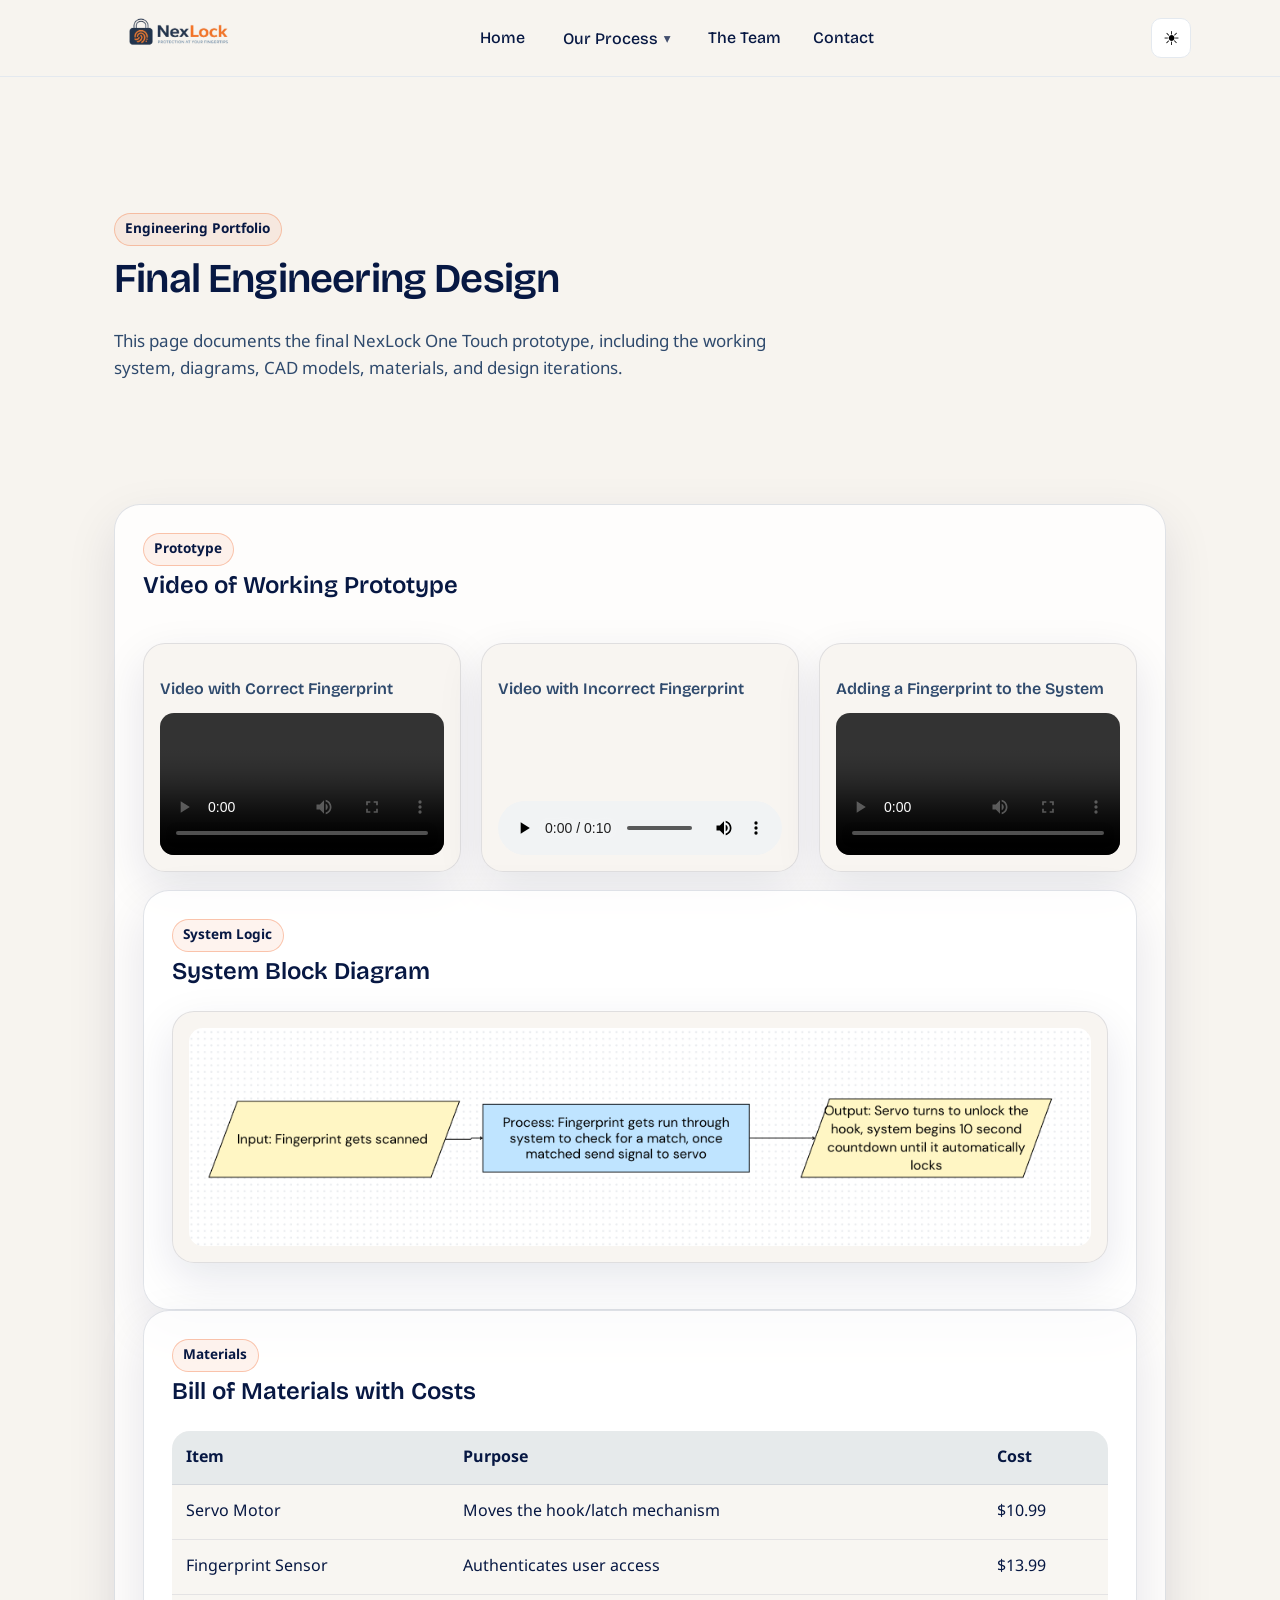
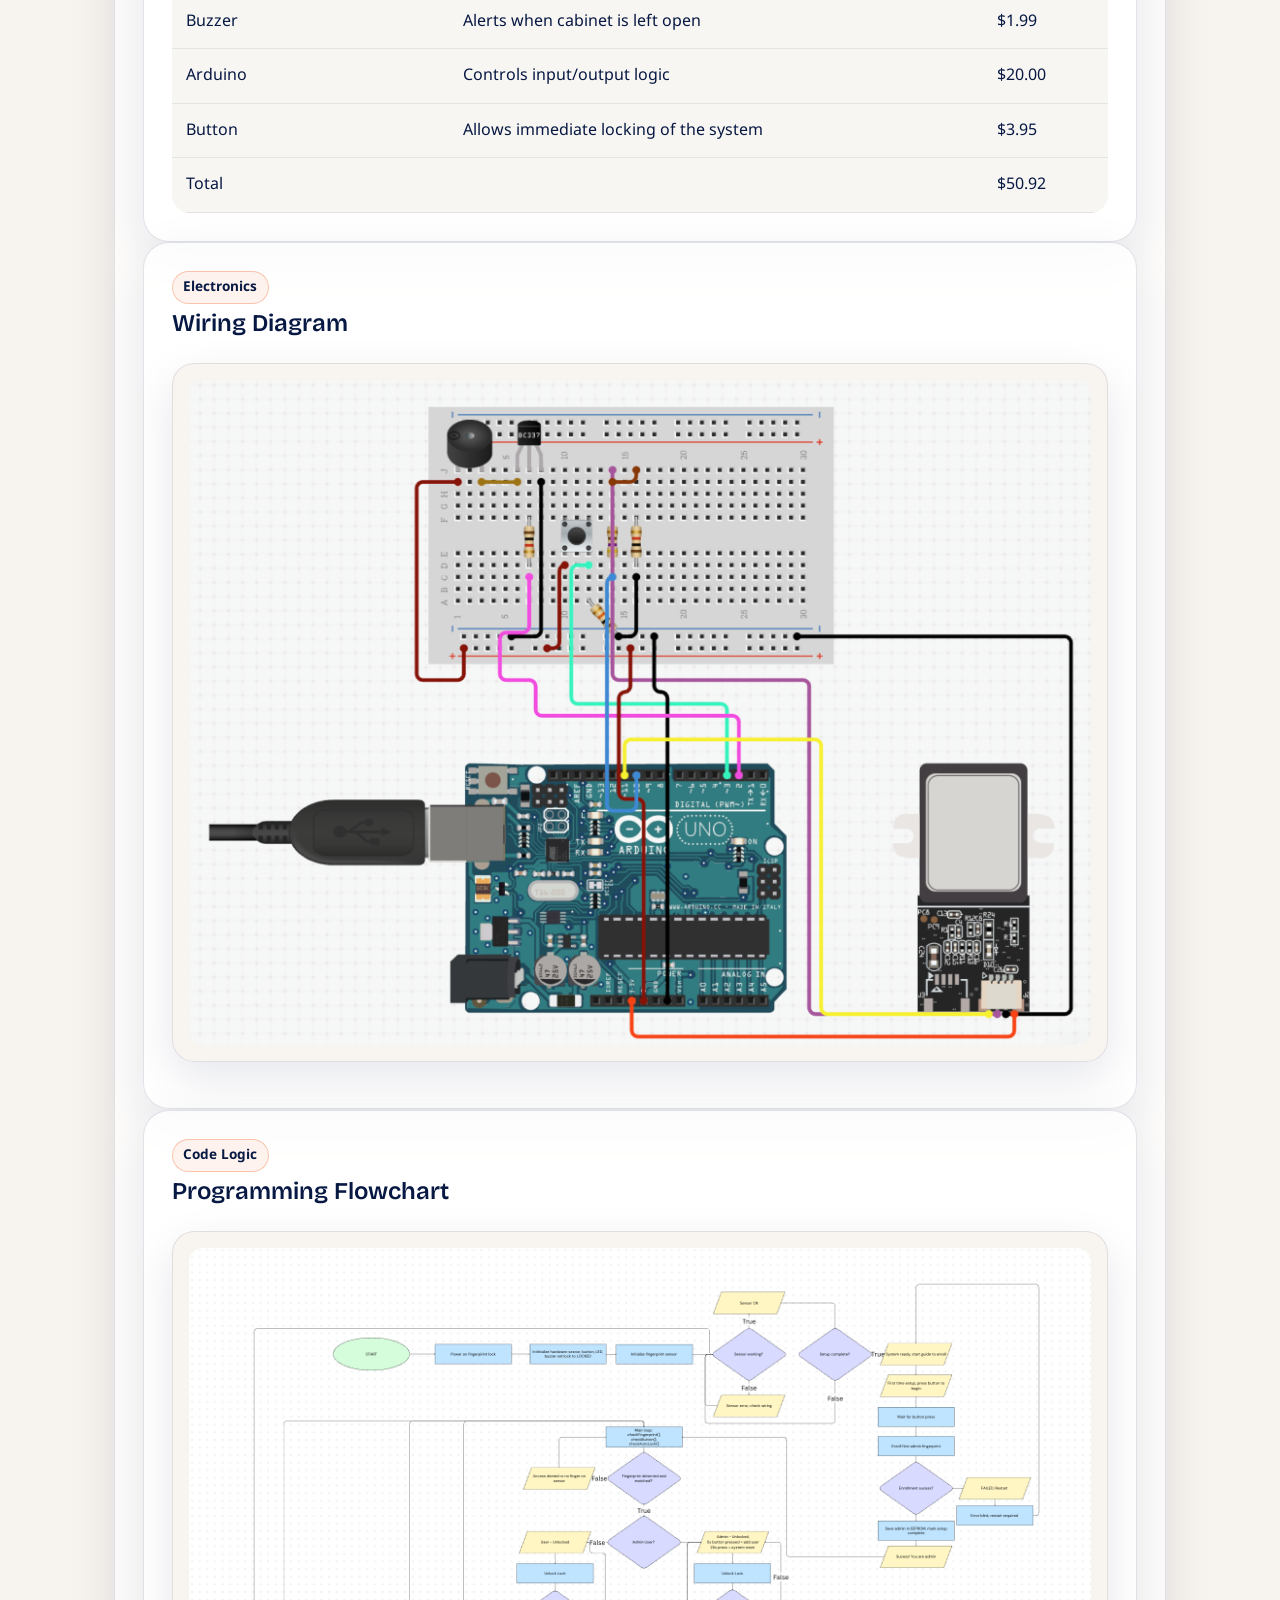
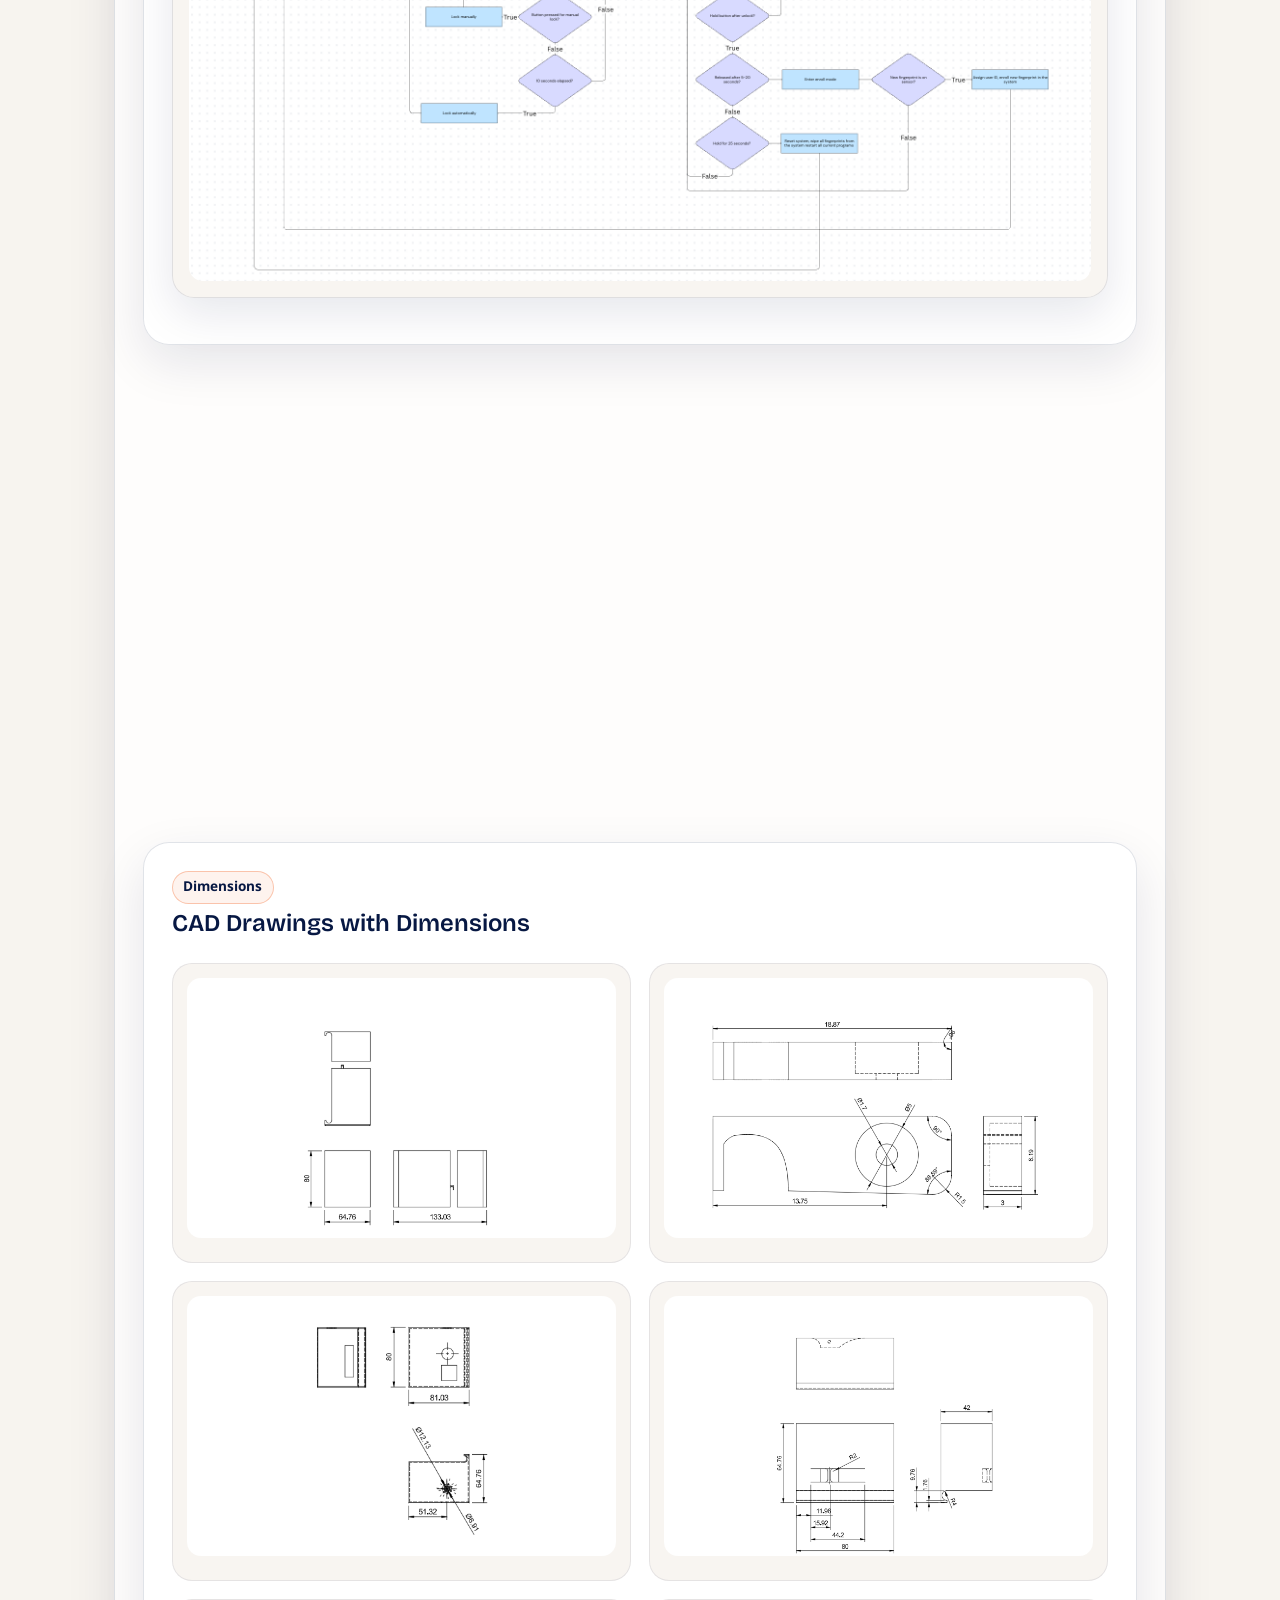
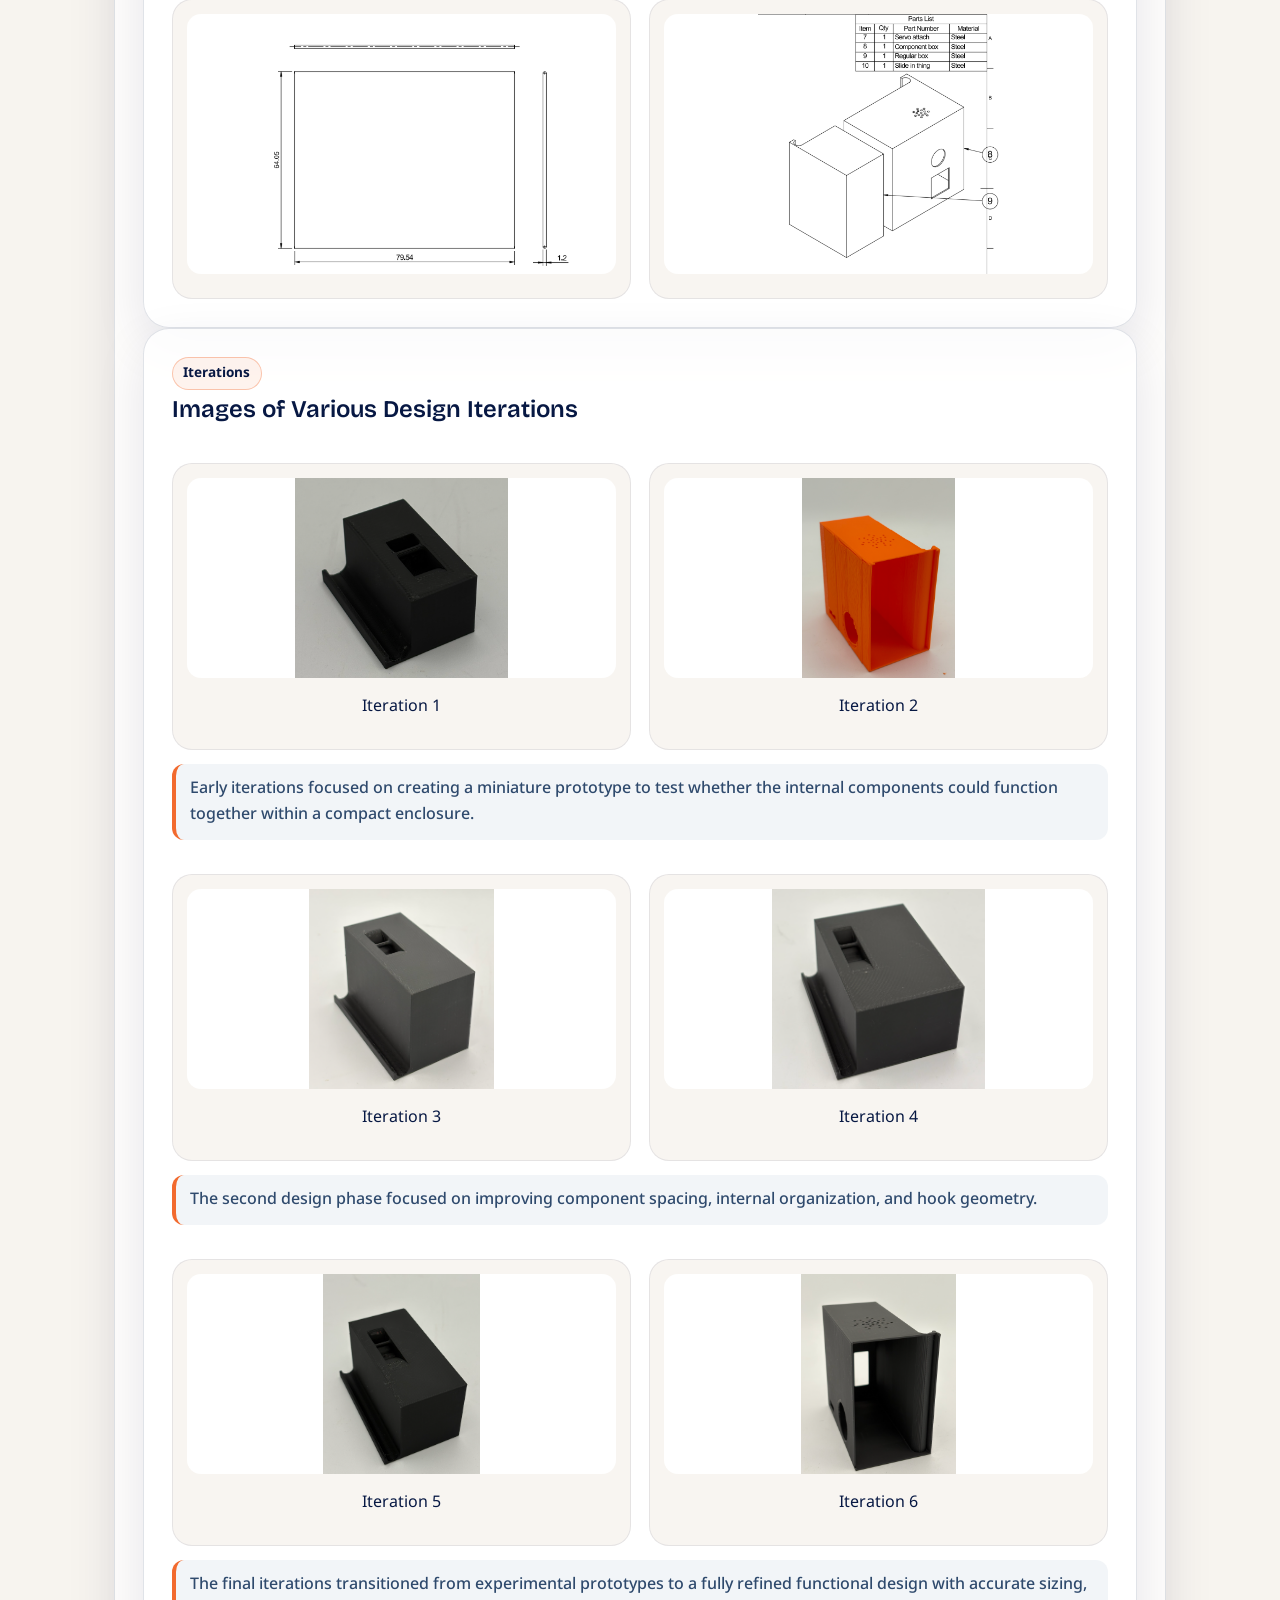
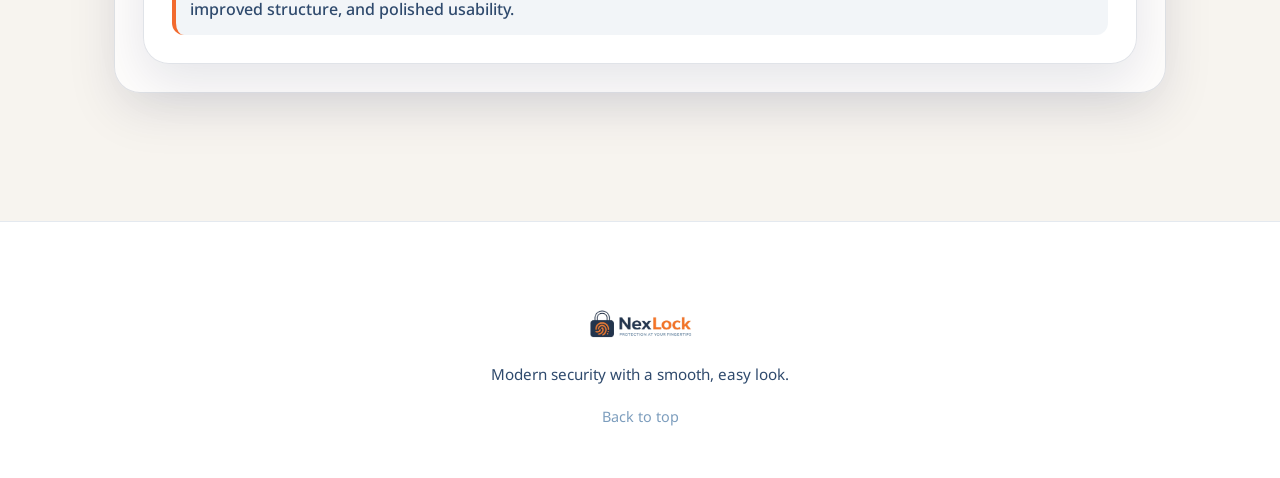
<file: final-engineering-design.html>
<!DOCTYPE html>
<html lang="en" data-theme="light">

<head>
  <meta charset="UTF-8" />
  <meta name="viewport" content="width=device-width, initial-scale=1.0" />

  <title>Final Engineering Design — NexLock One Touch</title>

  <link rel="icon" type="image/png" href="assets/favicon.png" />

  <link rel="preconnect" href="https://fonts.googleapis.com">
  <link rel="preconnect" href="https://fonts.gstatic.com" crossorigin>

  <link href="https://fonts.googleapis.com/css2?family=Bricolage+Grotesque:wght@400;500;600;700&family=Noto+Sans+Thai:wght@300;400;500;600&display=swap" rel="stylesheet"/>

  <link href="styles.css" rel="stylesheet"/>

  <style>

    .engineering-grid {
      display: grid;
      grid-template-columns: repeat(2, 1fr);
      gap: 28px;
    }

    .engineering-card {
      background: rgba(255,255,255,0.82);
      border: 1px solid rgba(7,24,67,0.12);
      border-radius: 26px;
      padding: 28px;
      box-shadow: 0 18px 50px rgba(7,24,67,0.10);
    }

    .engineering-card.wide {
      grid-column: 1 / -1;
    }

    .engineering-card h2 {
      margin-top: 0;
    }

    .media-box {
      margin-top: 18px;
      border-radius: 22px;
      overflow: hidden;
      background: rgba(247,244,239,0.85);
      border: 1px solid rgba(7,24,67,0.10);
      padding: 16px;
    }

    .media-box img,
    .media-box video {
      width: 100%;
      border-radius: 14px;
      display: block;
    }

    .bom-table {
      width: 100%;
      border-collapse: collapse;
      margin-top: 20px;
      overflow: hidden;
      border-radius: 18px;
    }

    .bom-table th,
    .bom-table td {
      padding: 14px;
      border-bottom: 1px solid rgba(7,24,67,0.08);
      text-align: left;
    }

    .bom-table th {
      background: rgba(124,157,189,0.14);
    }

    .gallery-grid {
      display: grid;
      grid-template-columns: repeat(2, 1fr);
      gap: 18px;
      margin-top: 18px;
    }

    .gallery-card {
      background: rgba(247,244,239,0.85);
      border-radius: 20px;
      padding: 14px;
      border: 1px solid rgba(7,24,67,0.08);
      text-align: center;
    }

    .gallery-card img {
      width: 100%;
      height: 260px;
      object-fit: contain;
      border-radius: 14px;
      background: white;
      display: block;
      margin-bottom: 10px;
    }

    .placeholder-card {
      margin-top: 18px;
      border: 2px dashed rgba(7,24,67,0.18);
      border-radius: 20px;
      padding: 50px;
      text-align: center;
      background: rgba(247,244,239,0.55);
    }

    .iteration-group {
      margin-top: 34px;
    }

    .iteration-gallery {
      display: grid;
      grid-template-columns: repeat(2, 1fr);
      gap: 18px;
    }

    .iteration-gallery .gallery-card img {
      width: 100%;
      height: 200px;
      object-fit: contain;
      background: white;
    }

    .iteration-subtitle {
      font-size: 1rem;
      font-weight: 500;
      color: #2F4A6D;
      margin: 14px 0 0;
      padding: 12px 14px;
      background: rgba(124, 157, 189, 0.10);
      border-left: 4px solid #F26A2E;
      border-radius: 12px;
      line-height: 1.6;
    }

    @media (max-width: 850px) {

      .engineering-grid,
      .gallery-grid,
      .iteration-gallery {
        grid-template-columns: 1fr;
      }

      .engineering-card.wide {
        grid-column: auto;
      }

      .gallery-card img,
      .iteration-gallery .gallery-card img {
        height: auto;
      }
    }

  </style>
</head>

<body>

<header class="header">
  <div class="header-inner">

    <a class="logo-link" href="index.html#home">
      <img alt="NexLock One Touch" class="logo" src="logo.png"/>
    </a>

    <nav class="nav">

      <a class="nav-link" href="index.html#home">Home</a>

      <div class="nav-dropdown">
        <button
          aria-expanded="false"
          aria-haspopup="true"
          class="nav-link nav-dropdown-toggle"
          type="button"
        >
          Our Process
          <span aria-hidden="true" class="chev">▾</span>
        </button>

        <div class="nav-dropdown-menu" role="menu">

          <a class="nav-dropdown-item"
             href="background-research-problem-definition.html"
             role="menuitem">
             Background Research &amp; Problem Definition
          </a>

          <a class="nav-dropdown-item"
             href="ideate-solution.html"
             role="menuitem">
             Ideate Solution
          </a>

          <a class="nav-dropdown-item"
             href="final-engineering-design.html"
             role="menuitem">
             Final Engineering Design
          </a>

          <a class="nav-dropdown-item"
             href="test-reflect.html"
             role="menuitem">
             Test &amp; Reflect
          </a>

        </div>
      </div>

      <a class="nav-link" href="the-team.html">The Team</a>

      <a class="nav-link" href="index.html#contact">
        Contact
      </a>

    </nav>

    <div class="header-actions">

      <button
        aria-label="Toggle light/dark theme"
        class="theme-toggle"
        type="button"
      >
        <span class="theme-icon sun">☀</span>
        <span class="theme-icon moon">☾</span>
      </button>

      <button
        aria-expanded="false"
        aria-label="Open menu"
        class="hamburger"
        type="button"
      >
        <span class="hamburger-line"></span>
        <span class="hamburger-line"></span>
        <span class="hamburger-line"></span>
      </button>

    </div>
  </div>
</header>

<div aria-hidden="true" class="mobile-menu">
  <nav class="mobile-nav">

    <a class="mobile-nav-link" href="index.html#home">
      Home
    </a>

    <a class="mobile-nav-link"
       href="background-research-problem-definition.html">
       Background Research &amp; Problem Definition
    </a>

    <a class="mobile-nav-link"
       href="ideate-solution.html">
       Ideate Solution
    </a>

    <a class="mobile-nav-link"
       href="final-engineering-design.html">
       Final Engineering Design
    </a>

    <a class="mobile-nav-link"
       href="test-reflect.html">
       Test &amp; Reflect
    </a>

    <a class="mobile-nav-link"
       href="the-team.html">
       The Team
    </a>

    <a class="mobile-nav-link"
       href="index.html#contact">
       Contact
    </a>

  </nav>
</div>

<main class="process-page">

<section class="section page-hero">
  <div class="container">
    <span class="tag">Engineering Portfolio</span>

    <h1>Final Engineering Design</h1>

    <p class="lead">
      This page documents the final NexLock One Touch prototype,
      including the working system, diagrams, CAD models,
      materials, and design iterations.
    </p>
  </div>
</section>

<section class="section">
<div class="container engineering-grid">

  <div class="engineering-card wide">
    <span class="tag">Prototype</span>

    <h2>Video of Working Prototype</h2>

<div class="media-grid">

  <div class="media-box">
    <h3 class="video-subtitle">Video with Correct Fingerprint</h3>

    <video controls>
      <source src="working-prototype1.mp4" type="video/mp4"/>
    </video>
  </div>

  <div class="media-box">
    <h3 class="video-subtitle">Video with Incorrect Fingerprint</h3>

    <video controls>
      <source src="working-prototype2.mp4" type="video/mp4"/>
    </video>
  </div>

  <div class="media-box">
    <h3 class="video-subtitle">Adding a Fingerprint to the System</h3>

    <video controls>
      <source src="working-prototype3.mp4" type="video/mp4"/>
    </video>
  </div>

</div>

  <div class="engineering-card reveal">
    <span class="tag">System Logic</span>

    <h2>System Block Diagram</h2>

    <div class="media-box">
      <img src="BlockDiagram.png" alt="System Block Diagram"/>
    </div>
  </div>

  <div class="engineering-card reveal">
    <span class="tag">Materials</span>

    <h2>Bill of Materials with Costs</h2>

    <table class="bom-table">

      <thead>
        <tr>
          <th>Item</th>
          <th>Purpose</th>
          <th>Cost</th>
        </tr>
      </thead>

      <tbody>
        <tr>
          <td>Servo Motor</td>
          <td>Moves the hook/latch mechanism</td>
          <td>$10.99</td>
        </tr>

        <tr>
          <td>Fingerprint Sensor</td>
          <td>Authenticates user access</td>
          <td>$13.99</td>
        </tr>

        <tr>
          <td>Buzzer</td>
          <td>Alerts when cabinet is left open</td>
          <td>$1.99</td>
        </tr>

        <tr>
          <td>Arduino</td>
          <td>Controls input/output logic</td>
          <td>$20.00</td>
        </tr>
                <tr>
          <td>Button</td>
          <td>Allows immediate locking of the system</td>
          <td>$3.95</td>
        </tr>
                <tr>
          <td>Total</td>
          <td>      </td>
          <td>$50.92</td>
        </tr>
      </tbody>

    </table>
  </div>

  <div class="engineering-card reveal">
    <span class="tag">Electronics</span>

    <h2>Wiring Diagram</h2>

    <div class="media-box">
      <img src="WiringDiagram.png" alt="Wiring Diagram"/>
    </div>
  </div>

  <div class="engineering-card reveal">
    <span class="tag">Code Logic</span>

    <h2>Programming Flowchart</h2>

    <div class="media-box">
      <img src="programming-flowchart.png" alt="Programming Flowchart"/>
    </div>
  </div>

  <div class="engineering-card wide reveal">

    <span class="tag">CAD</span>

    <h2>CAD Model</h2>

    <div class="gallery-grid">

      <div class="gallery-card">
        <img src="CAD1.png" alt="CAD 1"/>
        <p>CAD Model View 1</p>
      </div>

      <div class="gallery-card">
        <img src="CAD2.png" alt="CAD 2"/>
        <p>CAD Model View 2</p>
      </div>

    </div>

  </div>

  <div class="engineering-card wide reveal">

    <span class="tag">Dimensions</span>

    <h2>CAD Drawings with Dimensions</h2>

    <div class="gallery-grid">

      <div class="gallery-card">
        <img src="Drawing1.png"/>
      </div>

      <div class="gallery-card">
        <img src="Drawing2.png"/>
      </div>

      <div class="gallery-card">
        <img src="Drawing3.png"/>
      </div>

      <div class="gallery-card">
        <img src="Drawing4.png"/>
      </div>

      <div class="gallery-card">
        <img src="Drawing5.png"/>
      </div>

      <div class="gallery-card">
        <img src="Drawing6.png"/>
      </div>

    </div>

  </div>

  <div class="engineering-card wide reveal">

    <span class="tag">Iterations</span>

    <h2>Images of Various Design Iterations</h2>

    <div class="iteration-group">

      <div class="iteration-gallery">

        <div class="gallery-card">
          <img src="Iteration1.png"/>
          <p>Iteration 1</p>
        </div>

        <div class="gallery-card">
          <img src="Iteration2.png"/>
          <p>Iteration 2</p>
        </div>

      </div>

      <div class="iteration-subtitle">
        Early iterations focused on creating a miniature prototype to test whether the internal components could function together within a compact enclosure.
      </div>

    </div>

    <div class="iteration-group">

      <div class="iteration-gallery">

        <div class="gallery-card">
          <img src="Iteration3.png"/>
          <p>Iteration 3</p>
        </div>

        <div class="gallery-card">
          <img src="Iteration4.png"/>
          <p>Iteration 4</p>
        </div>

      </div>

      <div class="iteration-subtitle">
        The second design phase focused on improving component spacing, internal organization, and hook geometry.
      </div>

    </div>

    <div class="iteration-group">

      <div class="iteration-gallery">

        <div class="gallery-card">
          <img src="Iteration5.png"/>
          <p>Iteration 5</p>
        </div>

        <div class="gallery-card">
          <img src="Iteration6.png"/>
          <p>Iteration 6</p>
        </div>

      </div>

      <div class="iteration-subtitle">
        The final iterations transitioned from experimental prototypes to a fully refined functional design with accurate sizing, improved structure, and polished usability.
      </div>

    </div>

  </div>

</div>
</section>

</main>

<footer class="footer">
  <div class="container footer-inner">

    <img alt="NexLock One Touch" class="footer-logo" src="logo.png"/>

    <p class="footer-tagline">
      Modern security with a smooth, easy look.
    </p>

    <a class="back-to-top" href="#">
      Back to top
    </a>

  </div>
</footer>

<script src="script.js"></script>

</body>
</html>
</file>
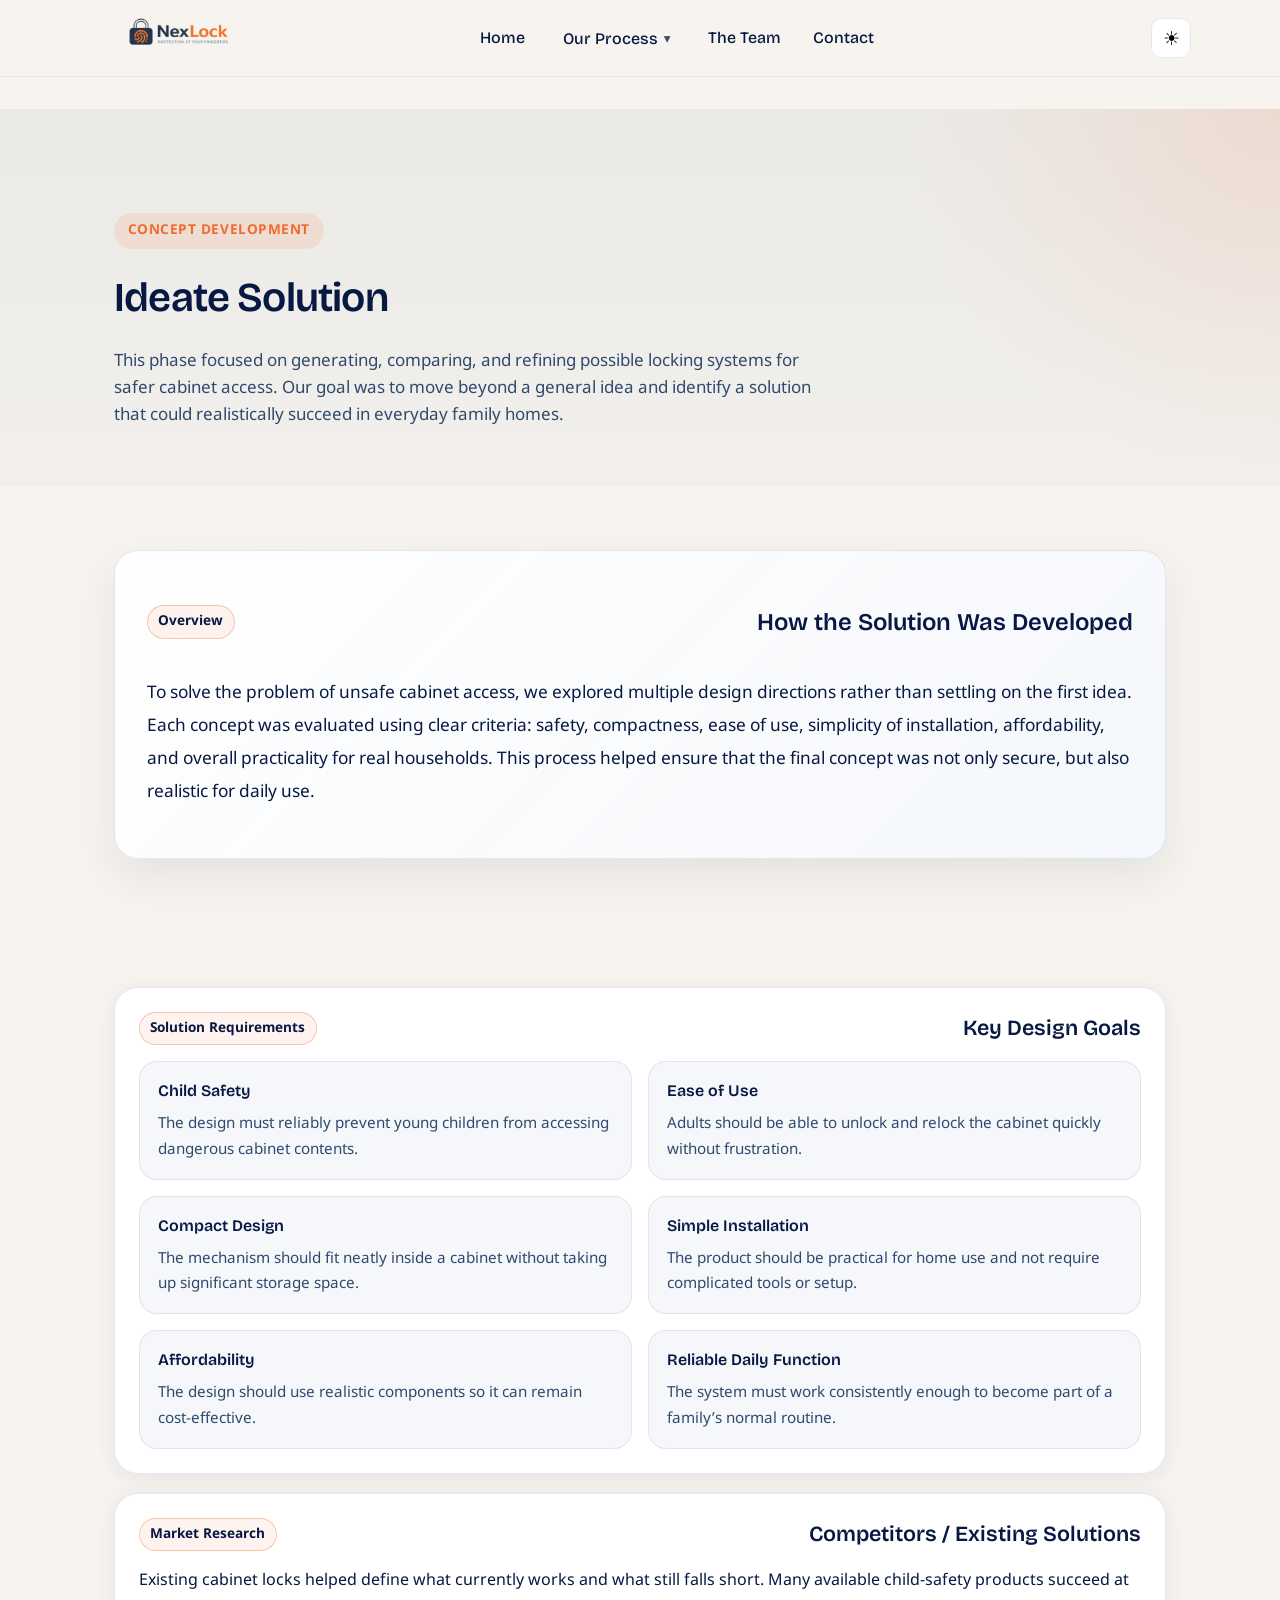
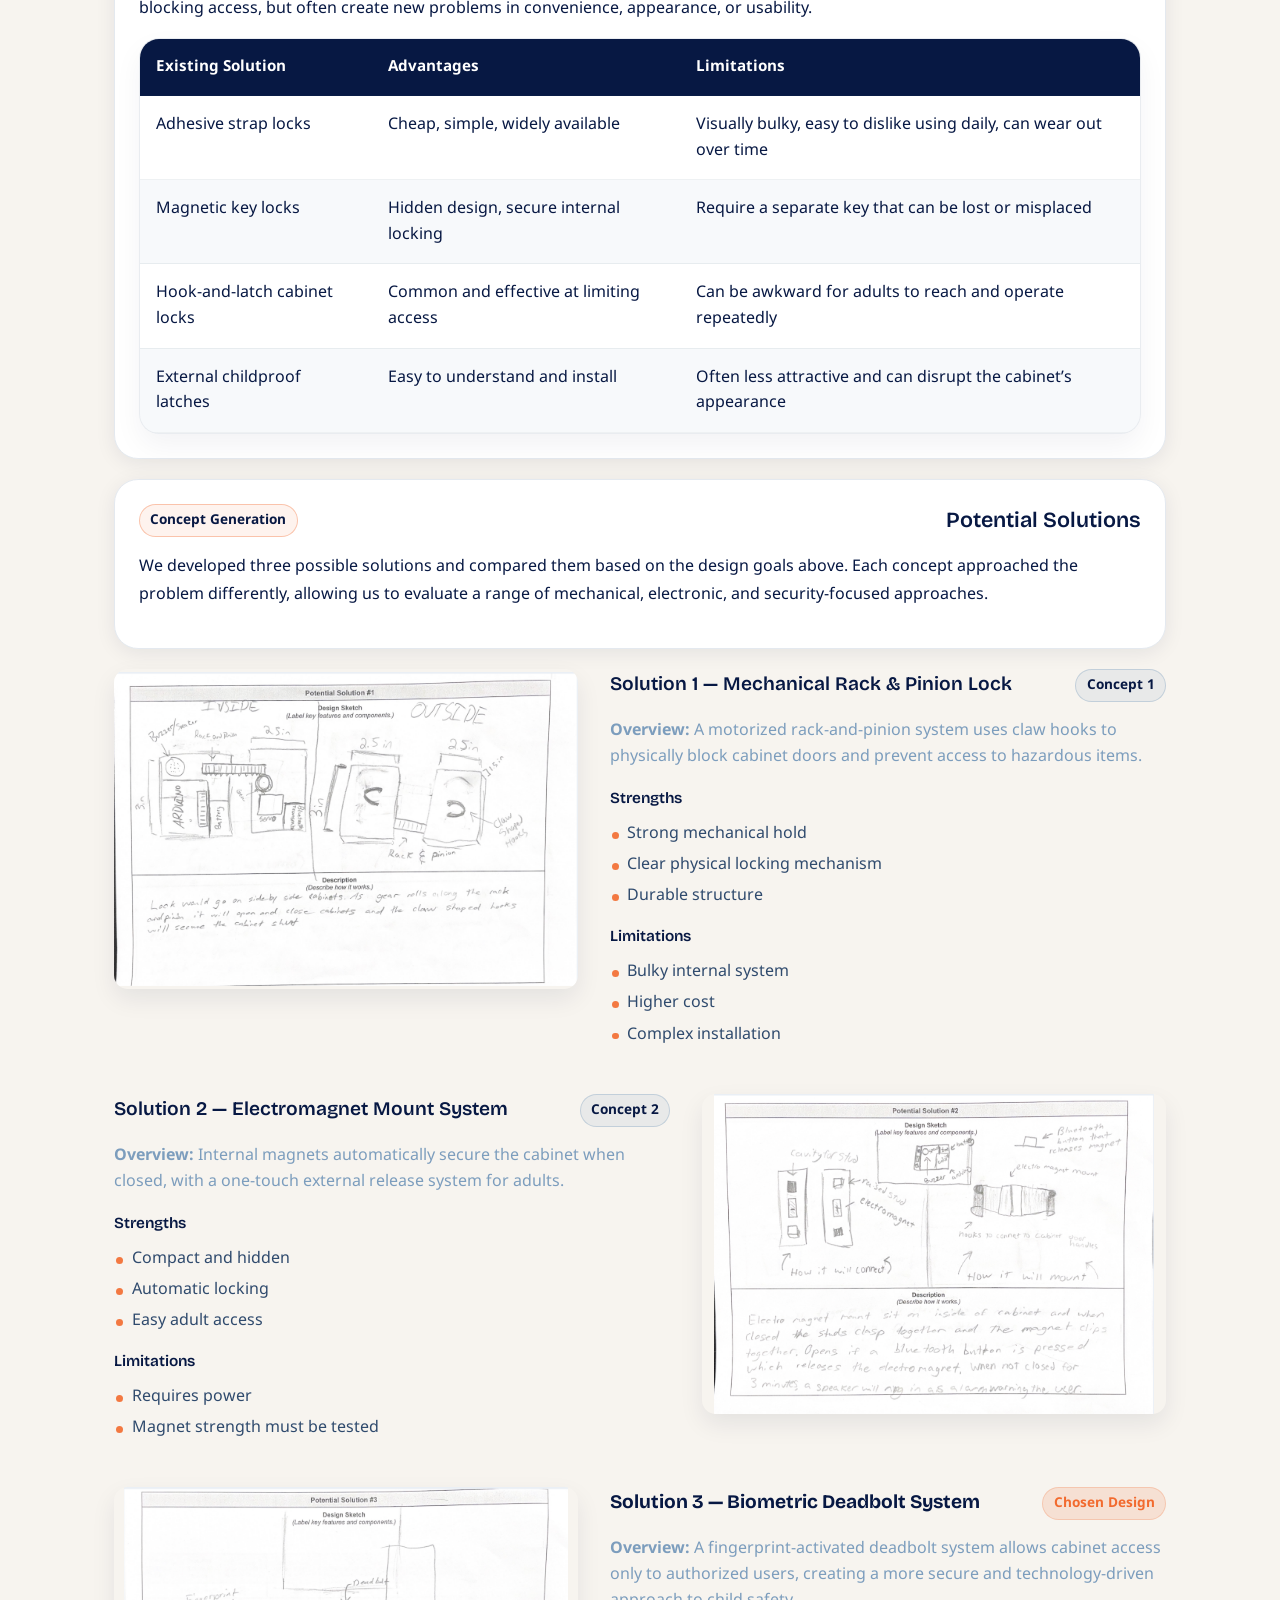
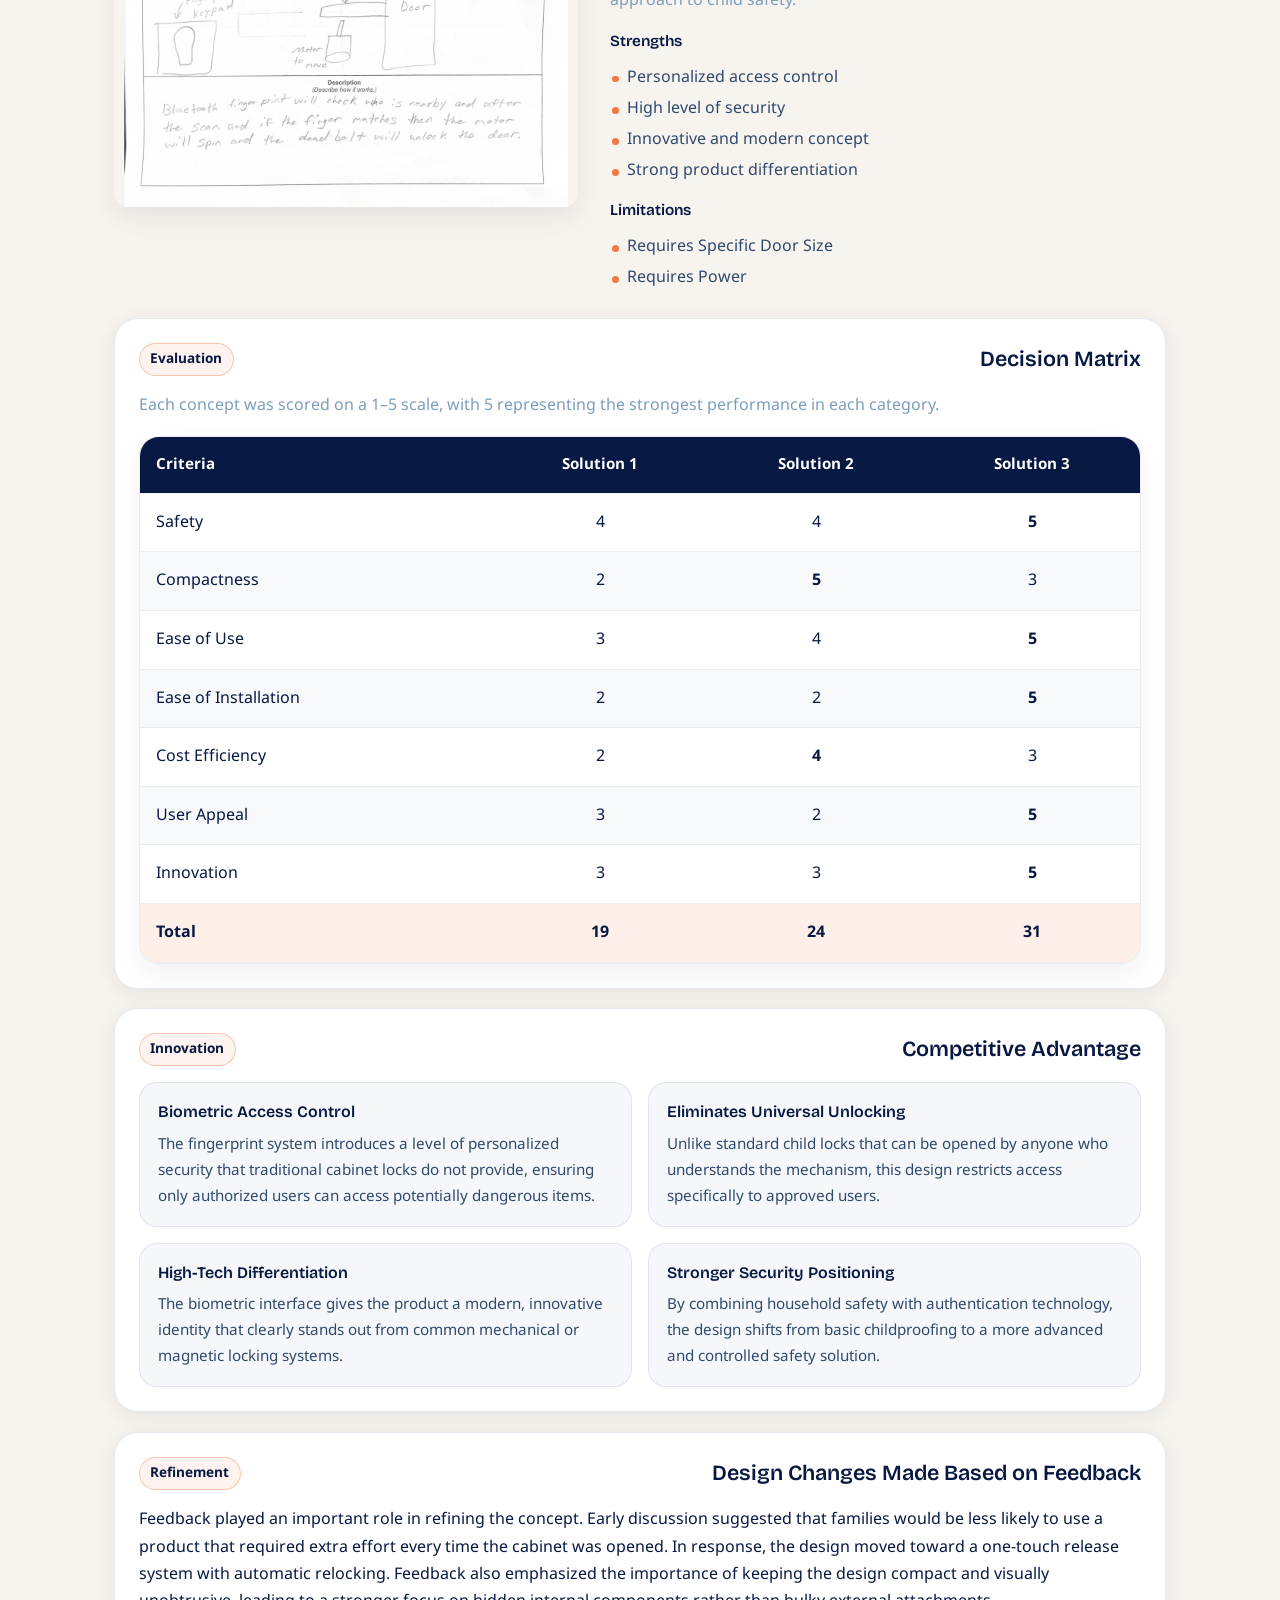
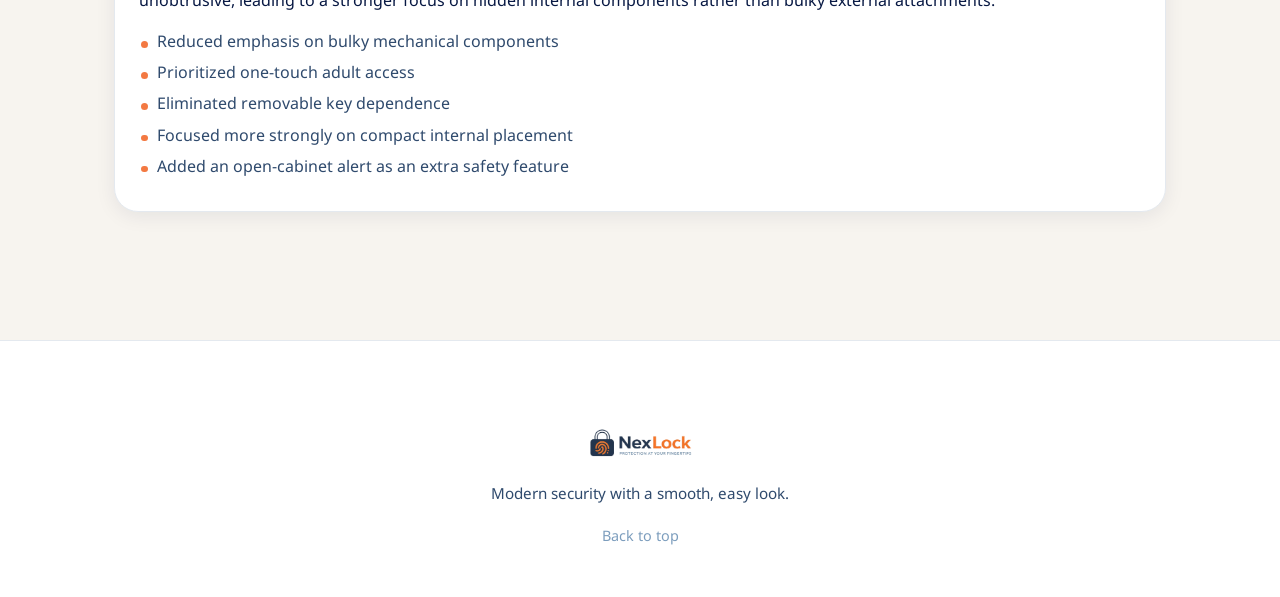
<file: ideate-solution.html>
<!DOCTYPE html>
<html data-theme="light" lang="en">
<head>
  <meta charset="utf-8"/>
  <meta content="width=device-width, initial-scale=1.0" name="viewport"/>
  <title>Ideate Solution — NexLock One Touch</title>
  <link href="assets/favicon.png" rel="icon" type="image/png"/>
  <link href="https://fonts.googleapis.com" rel="preconnect"/>
  <link crossorigin="" href="https://fonts.gstatic.com" rel="preconnect"/>
  <link href="https://fonts.googleapis.com/css2?family=Bricolage+Grotesque:wght@400;500;600;700;800&family=Noto+Sans+Thai:wght@300;400;500;600&display=swap" rel="stylesheet"/>
  <link href="styles.css" rel="stylesheet"/>
</head>
<body>
  <header class="header">
    <div class="header-inner">
      <a class="logo-link" href="index.html#home">
        <img alt="NexLock One Touch" class="logo" src="logo.png"/>
      </a>

      <nav class="nav">
        <a class="nav-link" href="index.html#home">Home</a>
        <div class="nav-dropdown">
          <button aria-expanded="false" aria-haspopup="true" class="nav-link nav-dropdown-toggle" type="button">
            Our Process
            <span aria-hidden="true" class="chev">▾</span>
          </button>
          <div class="nav-dropdown-menu" role="menu">
            <a class="nav-dropdown-item" href="background-research-problem-definition.html" role="menuitem">Background Research &amp; Problem Definition</a>
            <a class="nav-dropdown-item" href="ideate-solution.html" role="menuitem">Ideate Solution</a>
            <a class="nav-dropdown-item" href="final-engineering-design.html" role="menuitem">Final Engineering Design</a>
            <a class="nav-dropdown-item" href="test-reflect.html" role="menuitem">Test &amp; Reflect</a>
          </div>
        </div>
        <a class="nav-link" href="the-team.html">The Team</a>
        <a class="nav-link" href="index.html#contact">Contact</a>
      </nav>

      <div class="header-actions">
        <button aria-label="Toggle light/dark theme" class="theme-toggle" type="button">
          <span class="theme-icon sun">☀</span>
          <span class="theme-icon moon">☾</span>
        </button>
        <button aria-expanded="false" aria-label="Open menu" class="hamburger" type="button">
          <span class="hamburger-line"></span>
          <span class="hamburger-line"></span>
          <span class="hamburger-line"></span>
        </button>
      </div>
    </div>
  </header>

  <div aria-hidden="true" class="mobile-menu">
    <nav class="mobile-nav">
      <a class="mobile-nav-link" href="index.html#home">Home</a>
      <a class="mobile-nav-link" href="background-research-problem-definition.html">Background Research &amp; Problem Definition</a>
      <a class="mobile-nav-link" href="ideate-solution.html">Ideate Solution</a>
      <a class="mobile-nav-link" href="final-engineering-design.html">Final Engineering Design</a>
      <a class="mobile-nav-link" href="test-reflect.html">Test &amp; Reflect</a>
      <a class="mobile-nav-link" href="the-team.html">The Team</a>
      <a class="mobile-nav-link" href="index.html#contact">Contact</a>
    </nav>
  </div>

  <main class="process-page">

    <!-- HERO -->
    <section class="section page-hero ideate-hero">
      <div class="container">
        <span class="eyebrow">Concept Development</span>
        <h1>Ideate Solution</h1>
        <p class="lead">
          This phase focused on generating, comparing, and refining possible locking systems for safer cabinet access.
          Our goal was to move beyond a general idea and identify a solution that could realistically succeed in
          everyday family homes.
        </p>
      </div>
    </section>

    <!-- INTRO -->
    <section class="section">
      <div class="container">
        <div class="research-thesis-card reveal" data-reveal="fade-up">
          <div class="card-header">
            <span class="tag">Overview</span>
            <h2>How the Solution Was Developed</h2>
          </div>
          <p class="thesis-text">
            To solve the problem of unsafe cabinet access, we explored multiple design directions rather than settling
            on the first idea. Each concept was evaluated using clear criteria: safety, compactness, ease of use,
            simplicity of installation, affordability, and overall practicality for real households. This process
            helped ensure that the final concept was not only secure, but also realistic for daily use.
          </p>
        </div>
      </div>
    </section>

    <section class="section">
      <div class="container">
        <div class="process-stack">

          <!-- KEY DESIGN GOALS -->
          <div class="process-card reveal" data-reveal="fade-up">
            <div class="card-header">
              <span class="tag">Solution Requirements</span>
              <h2>Key Design Goals</h2>
            </div>
            <div class="demo-grid">
              <div class="demo-item">
                <h4>Child Safety</h4>
                <p>The design must reliably prevent young children from accessing dangerous cabinet contents.</p>
              </div>
              <div class="demo-item">
                <h4>Ease of Use</h4>
                <p>Adults should be able to unlock and relock the cabinet quickly without frustration.</p>
              </div>
              <div class="demo-item">
                <h4>Compact Design</h4>
                <p>The mechanism should fit neatly inside a cabinet without taking up significant storage space.</p>
              </div>
              <div class="demo-item">
                <h4>Simple Installation</h4>
                <p>The product should be practical for home use and not require complicated tools or setup.</p>
              </div>
              <div class="demo-item">
                <h4>Affordability</h4>
                <p>The design should use realistic components so it can remain cost-effective.</p>
              </div>
              <div class="demo-item">
                <h4>Reliable Daily Function</h4>
                <p>The system must work consistently enough to become part of a family’s normal routine.</p>
              </div>
            </div>
          </div>

          <!-- COMPETITORS -->
          <div class="process-card reveal" data-reveal="fade-up">
            <div class="card-header">
              <span class="tag">Market Research</span>
              <h2>Competitors / Existing Solutions</h2>
            </div>
            <p>
              Existing cabinet locks helped define what currently works and what still falls short. Many available
              child-safety products succeed at blocking access, but often create new problems in convenience,
              appearance, or usability.
            </p>

            <div class="comparison-table-wrap">
              <table class="comparison-table">
                <thead>
                  <tr>
                    <th>Existing Solution</th>
                    <th>Advantages</th>
                    <th>Limitations</th>
                  </tr>
                </thead>
                <tbody>
                  <tr>
                    <td>Adhesive strap locks</td>
                    <td>Cheap, simple, widely available</td>
                    <td>Visually bulky, easy to dislike using daily, can wear out over time</td>
                  </tr>
                  <tr>
                    <td>Magnetic key locks</td>
                    <td>Hidden design, secure internal locking</td>
                    <td>Require a separate key that can be lost or misplaced</td>
                  </tr>
                  <tr>
                    <td>Hook-and-latch cabinet locks</td>
                    <td>Common and effective at limiting access</td>
                    <td>Can be awkward for adults to reach and operate repeatedly</td>
                  </tr>
                  <tr>
                    <td>External childproof latches</td>
                    <td>Easy to understand and install</td>
                    <td>Often less attractive and can disrupt the cabinet’s appearance</td>
                  </tr>
                </tbody>
              </table>
            </div>
          </div>

          <!-- POTENTIAL SOLUTIONS -->
          <div class="process-card reveal" data-reveal="fade-up">
            <div class="card-header">
              <span class="tag">Concept Generation</span>
              <h2>Potential Solutions</h2>
            </div>
            <p>
              We developed three possible solutions and compared them based on the design goals above. Each concept
              approached the problem differently, allowing us to evaluate a range of mechanical, electronic, and
              security-focused approaches.
            </p>
          </div>

<div class="solution-stack">

  <!-- SOLUTION 1 -->
  <div class="solution-row reveal" data-reveal="fade-up">
    <div class="solution-media">
      <img src="solution1.png" alt="Mechanical rack and pinion lock concept"/>
    </div>
    <div class="solution-content">
      <div class="solution-top">
        <h3>Solution 1 — Mechanical Rack &amp; Pinion Lock</h3>
        <span class="badge subtle">Concept 1</span>
      </div>

      <p class="muted">
        <strong>Overview:</strong> A motorized rack-and-pinion system uses claw hooks to physically block cabinet doors
        and prevent access to hazardous items.
      </p>

      <h4 class="solution-list-title">Strengths</h4>
      <ul class="clean-list">
        <li>Strong mechanical hold</li>
        <li>Clear physical locking mechanism</li>
        <li>Durable structure</li>
      </ul>

      <h4 class="solution-list-title">Limitations</h4>
      <ul class="clean-list">
        <li>Bulky internal system</li>
        <li>Higher cost</li>
        <li>Complex installation</li>
      </ul>
    </div>
  </div>


  <!-- SOLUTION 2 -->
  <div class="solution-row reverse reveal" data-reveal="fade-up">
    <div class="solution-media">
      <img src="solution2.png" alt="Electromagnet lock concept"/>
    </div>
    <div class="solution-content">
      <div class="solution-top">
        <h3>Solution 2 — Electromagnet Mount System</h3>
        <span class="badge subtle">Concept 2</span>
      </div>

      <p class="muted">
        <strong>Overview:</strong> Internal magnets automatically secure the cabinet when closed, with a one-touch
        external release system for adults.
      </p>

      <h4 class="solution-list-title">Strengths</h4>
      <ul class="clean-list">
        <li>Compact and hidden</li>
        <li>Automatic locking</li>
        <li>Easy adult access</li>
      </ul>

      <h4 class="solution-list-title">Limitations</h4>
      <ul class="clean-list">
        <li>Requires power</li>
        <li>Magnet strength must be tested</li>
      </ul>
    </div>
  </div>


  <!-- SOLUTION 3 (CHOSEN) -->
  <div class="solution-row featured-solution reveal" data-reveal="fade-up">
    <div class="solution-media">
      <img src="solution3.png" alt="Biometric deadbolt system concept"/>
    </div>
    <div class="solution-content">
      <div class="solution-top">
        <h3>Solution 3 — Biometric Deadbolt System</h3>
        <span class="badge winner">Chosen Design</span>
      </div>

      <p class="muted">
        <strong>Overview:</strong> A fingerprint-activated deadbolt system allows cabinet access only to authorized users,
        creating a more secure and technology-driven approach to child safety.
      </p>

      <h4 class="solution-list-title">Strengths</h4>
      <ul class="clean-list">
        <li>Personalized access control</li>
        <li>High level of security</li>
        <li>Innovative and modern concept</li>
        <li>Strong product differentiation</li>
      </ul>

      <h4 class="solution-list-title">Limitations</h4>
      <ul class="clean-list">
        <li>Requires Specific Door Size</li>
        <li>Requires Power</li>
      </ul>
    </div>
  </div>

</div>

          <!-- CHOSEN DESIGN -->
<div class="process-card reveal" data-reveal="fade-up">
  <div class="card-header">
    <span class="tag">Evaluation</span>
    <h2>Decision Matrix</h2>
  </div>
  <p class="muted">
    Each concept was scored on a 1–5 scale, with 5 representing the strongest performance in each category.
  </p>

  <div class="comparison-table-wrap">
    <table class="comparison-table matrix-table">
      <thead>
        <tr>
          <th>Criteria</th>
          <th>Solution 1</th>
          <th>Solution 2</th>
          <th>Solution 3</th>
        </tr>
      </thead>
      <tbody>
        <tr>
          <td>Safety</td>
          <td>4</td>
          <td>4</td>
          <td><strong>5</strong></td>
        </tr>
        <tr>
          <td>Compactness</td>
          <td>2</td>
          <td><strong>5</strong></td>
          <td>3</td>
        </tr>
        <tr>
          <td>Ease of Use</td>
          <td>3</td>
          <td>4</td>
          <td><strong>5</strong></td>
        </tr>
        <tr>
          <td>Ease of Installation</td>
          <td>2</td>
          <td>2</td>
          <td><strong>5</strong></td>
        </tr>
        <tr>
          <td>Cost Efficiency</td>
          <td>2</td>
          <td><strong>4</strong></td>
          <td>3</td>
        </tr>
        <tr>
          <td>User Appeal</td>
          <td>3</td>
          <td>2</td>
          <td><strong>5</strong></td>
        </tr>
        <tr>
          <td>Innovation</td>
          <td>3</td>
          <td>3</td>
          <td><strong>5</strong></td>
        </tr>
        <tr class="matrix-total">
          <td><strong>Total</strong></td>
          <td><strong>19</strong></td>
          <td><strong>24</strong></td>
          <td><strong>31</strong></td>
        </tr>
      </tbody>
    </table>
  </div>
</div>



          <!-- COMPETITIVE ADVANTAGE -->
<div class="process-card reveal" data-reveal="fade-up">
  <div class="card-header">
    <span class="tag">Innovation</span>
    <h2>Competitive Advantage</h2>
  </div>
  <div class="demo-grid">

    <div class="demo-item">
      <h4>Biometric Access Control</h4>
      <p>
        The fingerprint system introduces a level of personalized security that traditional cabinet locks do not provide,
        ensuring only authorized users can access potentially dangerous items.
      </p>
    </div>

    <div class="demo-item">
      <h4>Eliminates Universal Unlocking</h4>
      <p>
        Unlike standard child locks that can be opened by anyone who understands the mechanism,
        this design restricts access specifically to approved users.
      </p>
    </div>

    <div class="demo-item">
      <h4>High-Tech Differentiation</h4>
      <p>
        The biometric interface gives the product a modern, innovative identity that clearly stands out
        from common mechanical or magnetic locking systems.
      </p>
    </div>

    <div class="demo-item">
      <h4>Stronger Security Positioning</h4>
      <p>
        By combining household safety with authentication technology, the design shifts from basic childproofing
        to a more advanced and controlled safety solution.
      </p>
    </div>

  </div>
</div>

          <!-- FEEDBACK CHANGES -->
          <div class="process-card reveal" data-reveal="fade-up">
            <div class="card-header">
              <span class="tag">Refinement</span>
              <h2>Design Changes Made Based on Feedback</h2>
            </div>
            <p>
              Feedback played an important role in refining the concept. Early discussion suggested that families
              would be less likely to use a product that required extra effort every time the cabinet was opened.
              In response, the design moved toward a one-touch release system with automatic relocking. Feedback also
              emphasized the importance of keeping the design compact and visually unobtrusive, leading to a stronger
              focus on hidden internal components rather than bulky external attachments.
            </p>
            <ul class="clean-list">
              <li>Reduced emphasis on bulky mechanical components</li>
              <li>Prioritized one-touch adult access</li>
              <li>Eliminated removable key dependence</li>
              <li>Focused more strongly on compact internal placement</li>
              <li>Added an open-cabinet alert as an extra safety feature</li>
            </ul>
          </div>

        </div>
      </div>
    </section>
  </main>

  <footer class="footer">
    <div class="container footer-inner">
      <img alt="NexLock One Touch" class="footer-logo" src="logo.png"/>
      <p class="footer-tagline">Modern security with a smooth, easy look.</p>
      <a class="back-to-top" href="#">Back to top</a>
    </div>
  </footer>

  <script src="script.js"></script>
</body>
</html>
</file>
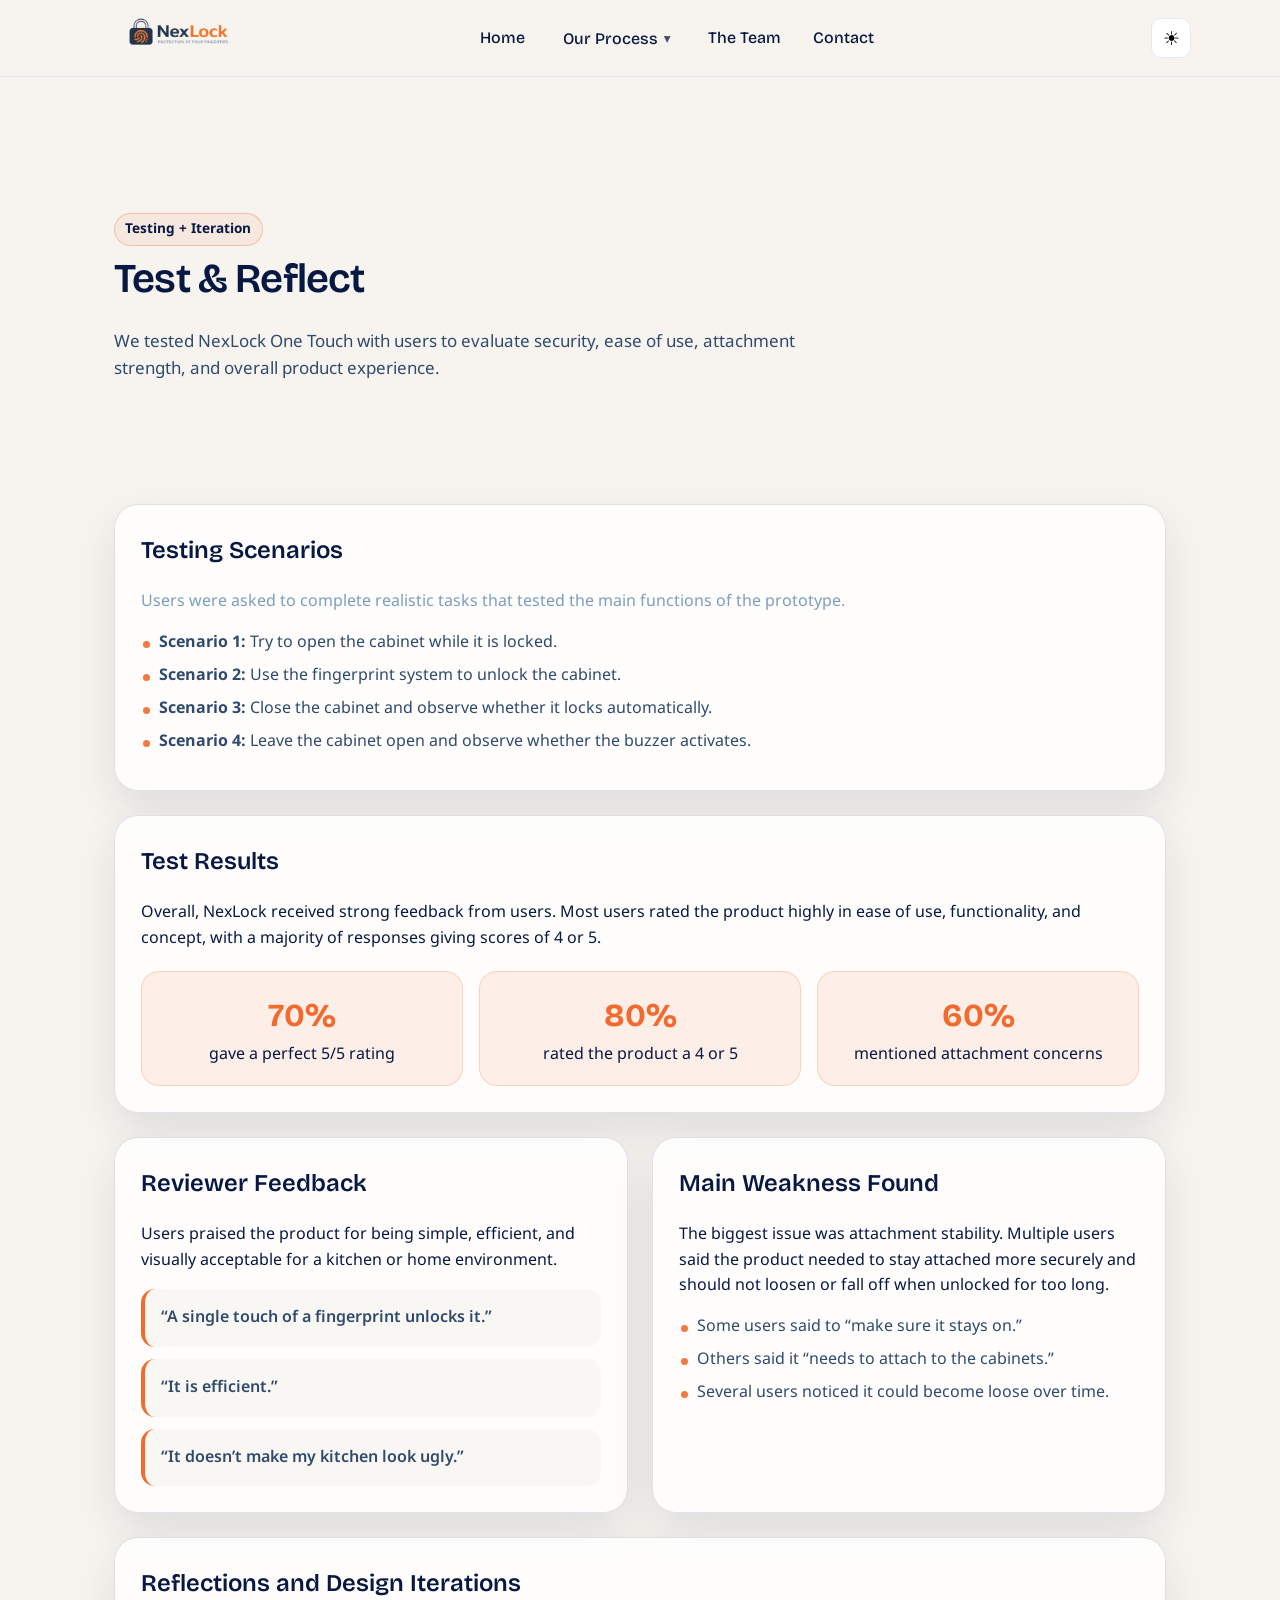
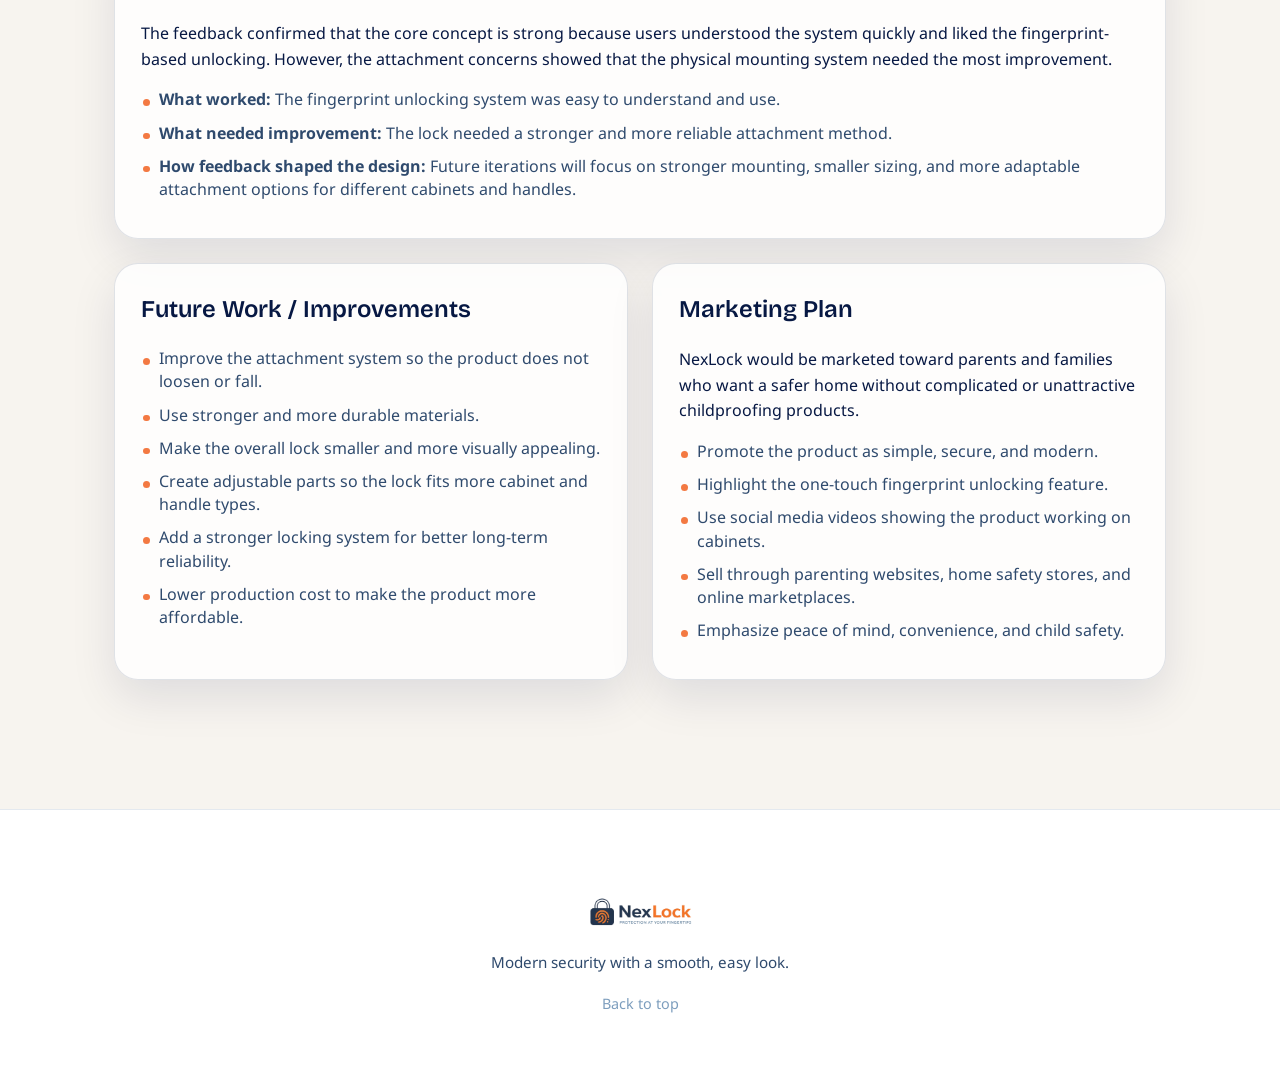
<file: test-reflect.html>
<!DOCTYPE html>
<html data-theme="light" lang="en">
<head>
  <meta charset="utf-8"/>
  <meta content="width=device-width, initial-scale=1.0" name="viewport"/>
  <title>Test &amp; Reflect — NexLock One Touch</title>
  <link href="assets/favicon.png" rel="icon" type="image/png"/>
  <link href="https://fonts.googleapis.com" rel="preconnect"/>
  <link crossorigin="" href="https://fonts.gstatic.com" rel="preconnect"/>
  <link href="https://fonts.googleapis.com/css2?family=Bricolage+Grotesque:wght@400;500;600;700&family=Noto+Sans+Thai:wght@300;400;500;600&display=swap" rel="stylesheet"/>
  <link href="styles.css" rel="stylesheet"/>

  <style>
    .test-grid {
      display: grid;
      grid-template-columns: repeat(2, 1fr);
      gap: 24px;
    }

    .test-card {
      background: rgba(255,255,255,0.82);
      border: 1px solid rgba(7,24,67,0.12);
      border-radius: 24px;
      padding: 26px;
      box-shadow: 0 18px 45px rgba(7,24,67,0.10);
    }

    .test-card.wide {
      grid-column: 1 / -1;
    }

    .test-card h2, .test-card h3 {
      margin-top: 0;
    }

    .stat-row {
      display: grid;
      grid-template-columns: repeat(3, 1fr);
      gap: 16px;
      margin-top: 20px;
    }

    .stat-box {
      background: rgba(242,106,46,0.10);
      border: 1px solid rgba(242,106,46,0.22);
      border-radius: 18px;
      padding: 18px;
      text-align: center;
    }

    .stat-box strong {
      display: block;
      font-size: 2rem;
      color: #F26A2E;
      font-family: "Bricolage Grotesque", sans-serif;
    }

    .clean-list li {
      margin-bottom: 10px;
    }

    .quote-card {
      background: rgba(247,244,239,0.75);
      border-left: 4px solid #F26A2E;
      padding: 16px;
      border-radius: 14px;
      margin-top: 12px;
      color: #2F4A6D;
      font-weight: 600;
    }

    @media (max-width: 850px) {
      .test-grid,
      .stat-row {
        grid-template-columns: 1fr;
      }

      .test-card.wide {
        grid-column: auto;
      }
    }
  </style>
</head>

<body>
<header class="header">
  <div class="header-inner">
    <a class="logo-link" href="index.html#home">
      <img alt="NexLock One Touch" class="logo" src="logo.png"/>
    </a>

    <nav class="nav">
      <a class="nav-link" href="index.html#home">Home</a>

      <div class="nav-dropdown">
        <button aria-expanded="false" aria-haspopup="true" class="nav-link nav-dropdown-toggle" type="button">
          Our Process <span aria-hidden="true" class="chev">▾</span>
        </button>

        <div class="nav-dropdown-menu" role="menu">
          <a class="nav-dropdown-item" href="background-research-problem-definition.html" role="menuitem">Background Research &amp; Problem Definition</a>
          <a class="nav-dropdown-item" href="ideate-solution.html" role="menuitem">Ideate Solution</a>
          <a class="nav-dropdown-item" href="final-engineering-design.html" role="menuitem">Final Engineering Design</a>
          <a class="nav-dropdown-item" href="test-reflect.html" role="menuitem">Test &amp; Reflect</a>
        </div>
      </div>

      <a class="nav-link" href="the-team.html">The Team</a>
      <a class="nav-link" href="index.html#contact">Contact</a>
    </nav>

    <div class="header-actions">
      <button aria-label="Toggle light/dark theme" class="theme-toggle" type="button">
        <span class="theme-icon sun">☀</span>
        <span class="theme-icon moon">☾</span>
      </button>

      <button aria-expanded="false" aria-label="Open menu" class="hamburger" type="button">
        <span class="hamburger-line"></span>
        <span class="hamburger-line"></span>
        <span class="hamburger-line"></span>
      </button>
    </div>
  </div>
</header>

<div aria-hidden="true" class="mobile-menu">
  <nav class="mobile-nav">
    <a class="mobile-nav-link" href="index.html#home">Home</a>
    <a class="mobile-nav-link" href="background-research-problem-definition.html">Background Research &amp; Problem Definition</a>
    <a class="mobile-nav-link" href="ideate-solution.html">Ideate Solution</a>
    <a class="mobile-nav-link" href="final-engineering-design.html">Final Engineering Design</a>
    <a class="mobile-nav-link" href="test-reflect.html">Test &amp; Reflect</a>
    <a class="mobile-nav-link" href="the-team.html">The Team</a>
    <a class="mobile-nav-link" href="index.html#contact">Contact</a>
  </nav>
</div>

<main class="process-page">

<section class="section page-hero">
  <div class="container">
    <span class="tag">Testing + Iteration</span>
    <h1>Test &amp; Reflect</h1>
    <p class="lead">
      We tested NexLock One Touch with users to evaluate security, ease of use, attachment strength, and overall product experience.
    </p>
  </div>
</section>

<section class="section">
  <div class="container test-grid">

    <div class="test-card wide reveal" data-reveal="fade-up">
      <h2>Testing Scenarios</h2>
      <p class="muted">
        Users were asked to complete realistic tasks that tested the main functions of the prototype.
      </p>

      <ul class="clean-list">
        <li><strong>Scenario 1:</strong> Try to open the cabinet while it is locked.</li>
        <li><strong>Scenario 2:</strong> Use the fingerprint system to unlock the cabinet.</li>
        <li><strong>Scenario 3:</strong> Close the cabinet and observe whether it locks automatically.</li>
        <li><strong>Scenario 4:</strong> Leave the cabinet open and observe whether the buzzer activates.</li>
      </ul>
    </div>

    <div class="test-card wide reveal" data-reveal="fade-up">
      <h2>Test Results</h2>
      <p>
        Overall, NexLock received strong feedback from users. Most users rated the product highly in ease of use, functionality, and concept, with a majority of responses giving scores of 4 or 5.
      </p>

      <div class="stat-row">
        <div class="stat-box">
          <strong>70%</strong>
          <span>gave a perfect 5/5 rating</span>
        </div>

        <div class="stat-box">
          <strong>80%</strong>
          <span>rated the product a 4 or 5</span>
        </div>

        <div class="stat-box">
          <strong>60%</strong>
          <span>mentioned attachment concerns</span>
        </div>
      </div>
    </div>

    <div class="test-card reveal" data-reveal="fade-up">
      <h2>Reviewer Feedback</h2>
      <p>
        Users praised the product for being simple, efficient, and visually acceptable for a kitchen or home environment.
      </p>

      <div class="quote-card">“A single touch of a fingerprint unlocks it.”</div>
      <div class="quote-card">“It is efficient.”</div>
      <div class="quote-card">“It doesn’t make my kitchen look ugly.”</div>
    </div>

    <div class="test-card reveal" data-reveal="fade-up">
      <h2>Main Weakness Found</h2>
      <p>
        The biggest issue was attachment stability. Multiple users said the product needed to stay attached more securely and should not loosen or fall off when unlocked for too long.
      </p>

      <ul class="clean-list">
        <li>Some users said to “make sure it stays on.”</li>
        <li>Others said it “needs to attach to the cabinets.”</li>
        <li>Several users noticed it could become loose over time.</li>
      </ul>
    </div>

    <div class="test-card wide reveal" data-reveal="fade-up">
      <h2>Reflections and Design Iterations</h2>
      <p>
        The feedback confirmed that the core concept is strong because users understood the system quickly and liked the fingerprint-based unlocking. However, the attachment concerns showed that the physical mounting system needed the most improvement.
      </p>

      <ul class="clean-list">
        <li><strong>What worked:</strong> The fingerprint unlocking system was easy to understand and use.</li>
        <li><strong>What needed improvement:</strong> The lock needed a stronger and more reliable attachment method.</li>
        <li><strong>How feedback shaped the design:</strong> Future iterations will focus on stronger mounting, smaller sizing, and more adaptable attachment options for different cabinets and handles.</li>
      </ul>
    </div>

    <div class="test-card reveal" data-reveal="fade-up">
      <h2>Future Work / Improvements</h2>
      <ul class="clean-list">
        <li>Improve the attachment system so the product does not loosen or fall.</li>
        <li>Use stronger and more durable materials.</li>
        <li>Make the overall lock smaller and more visually appealing.</li>
        <li>Create adjustable parts so the lock fits more cabinet and handle types.</li>
        <li>Add a stronger locking system for better long-term reliability.</li>
        <li>Lower production cost to make the product more affordable.</li>
      </ul>
    </div>

    <div class="test-card reveal" data-reveal="fade-up">
      <h2>Marketing Plan</h2>
      <p>
        NexLock would be marketed toward parents and families who want a safer home without complicated or unattractive childproofing products.
      </p>

      <ul class="clean-list">
        <li>Promote the product as simple, secure, and modern.</li>
        <li>Highlight the one-touch fingerprint unlocking feature.</li>
        <li>Use social media videos showing the product working on cabinets.</li>
        <li>Sell through parenting websites, home safety stores, and online marketplaces.</li>
        <li>Emphasize peace of mind, convenience, and child safety.</li>
      </ul>
    </div>

  </div>
</section>

</main>

<footer class="footer">
  <div class="container footer-inner">
    <img alt="NexLock One Touch" class="footer-logo" src="logo.png"/>
    <p class="footer-tagline">Modern security with a smooth, easy look.</p>
    <a class="back-to-top" href="#top">Back to top</a>
  </div>
</footer>

<script src="script.js"></script>
</body>
</html>
</file>
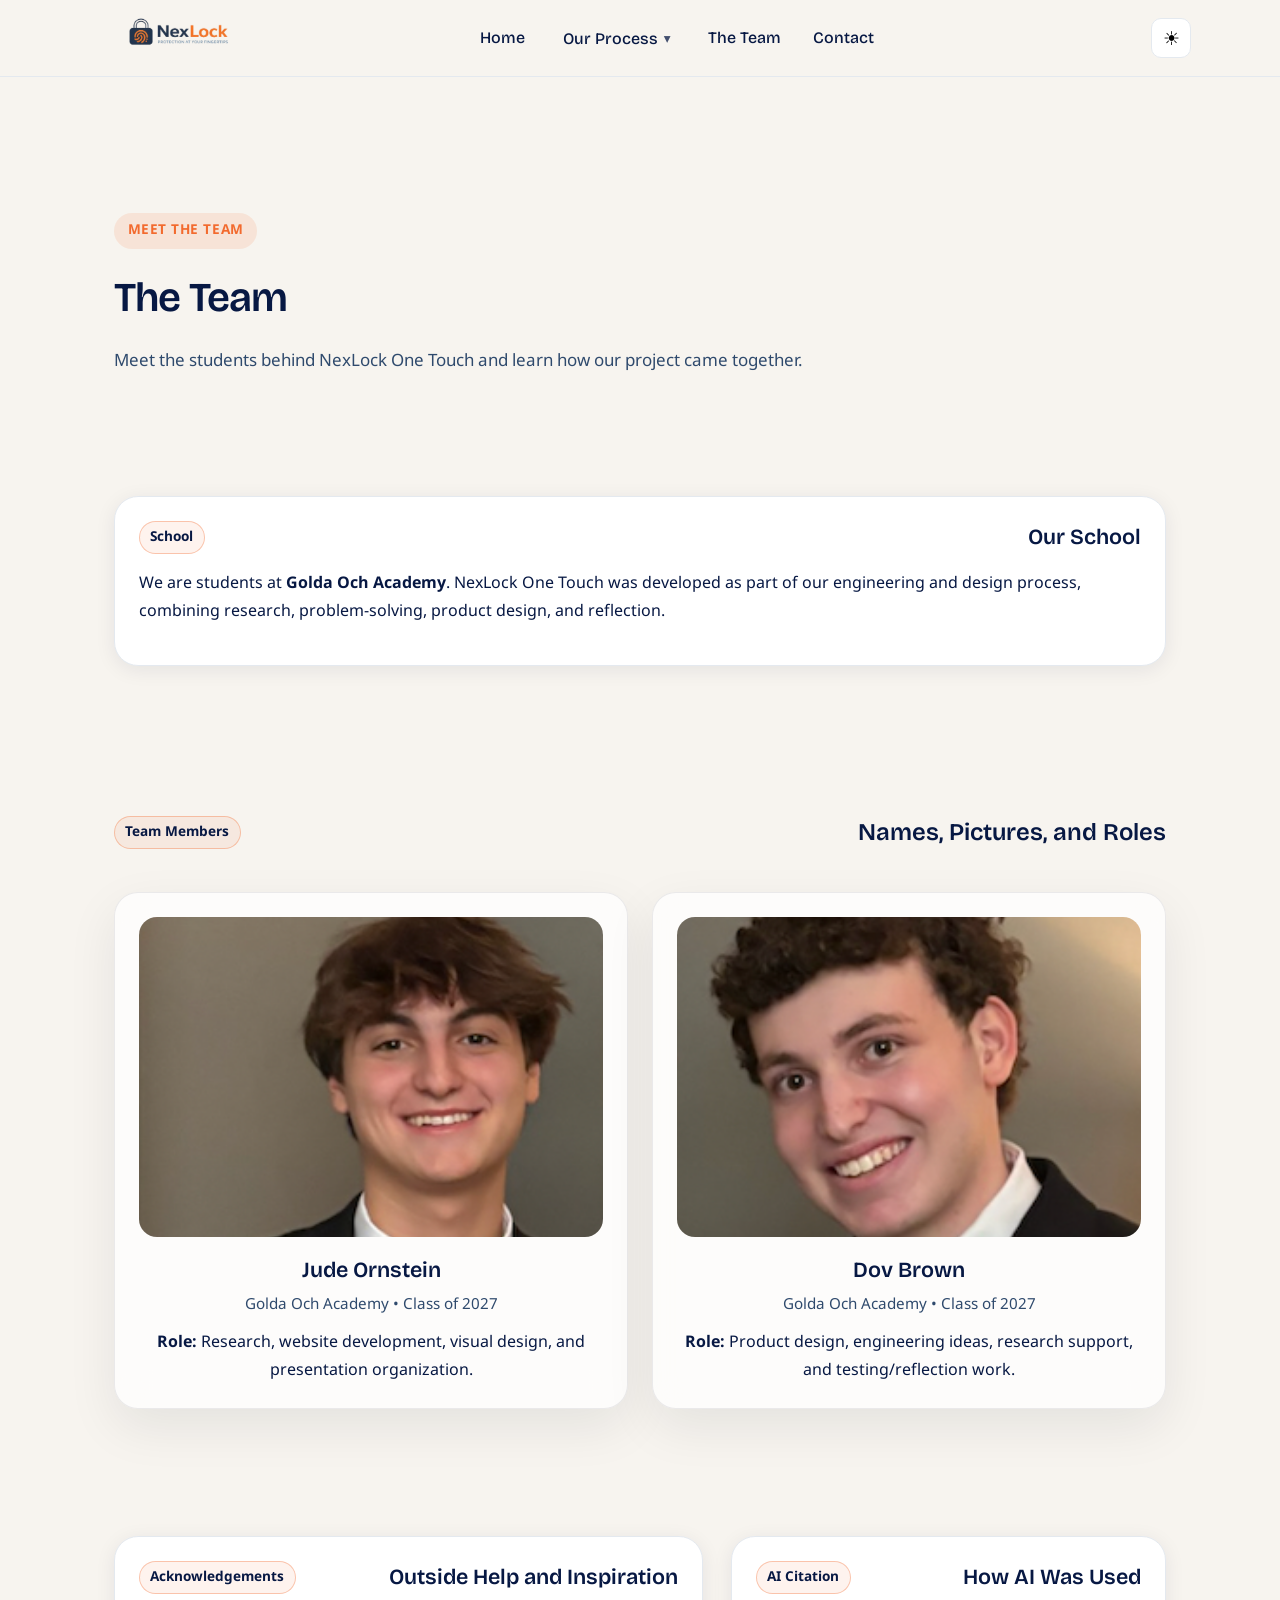
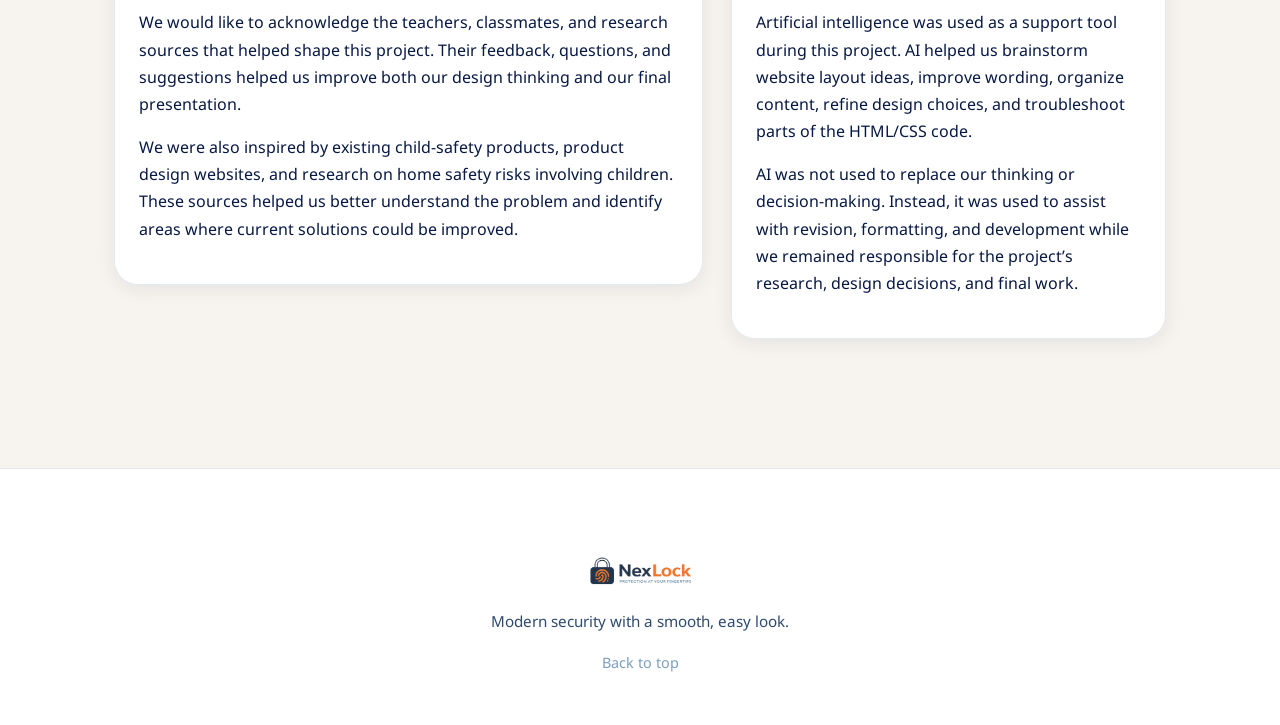
<file: the-team.html>
<!DOCTYPE html>
<html data-theme="light" lang="en">
<head>
  <meta charset="utf-8"/>
  <meta content="width=device-width, initial-scale=1.0" name="viewport"/>
  <title>The Team — NexLock One Touch</title>
  <link href="assets/favicon.png" rel="icon" type="image/png"/>
  <link href="https://fonts.googleapis.com" rel="preconnect"/>
  <link crossorigin="" href="https://fonts.gstatic.com" rel="preconnect"/>
  <link href="https://fonts.googleapis.com/css2?family=Bricolage+Grotesque:wght@400;500;600;700&family=Noto+Sans+Thai:wght@300;400;500;600&display=swap" rel="stylesheet"/>
  <link href="styles.css" rel="stylesheet"/>
</head>

<body>
  <header class="header">
    <div class="header-inner">
      <a class="logo-link" href="index.html#home">
        <img alt="NexLock One Touch" class="logo" src="logo.png"/>
      </a>

      <nav class="nav">
        <a class="nav-link" href="index.html#home">Home</a>

        <div class="nav-dropdown">
          <button aria-expanded="false" aria-haspopup="true" class="nav-link nav-dropdown-toggle" type="button">
            Our Process
            <span aria-hidden="true" class="chev">▾</span>
          </button>
          <div class="nav-dropdown-menu" role="menu">
            <a class="nav-dropdown-item" href="background-research-problem-definition.html" role="menuitem">Background Research &amp; Problem Definition</a>
            <a class="nav-dropdown-item" href="ideate-solution.html" role="menuitem">Ideate Solution</a>
            <a class="nav-dropdown-item" href="final-engineering-design.html" role="menuitem">Final Engineering Design</a>
            <a class="nav-dropdown-item" href="test-reflect.html" role="menuitem">Test &amp; Reflect</a>
          </div>
        </div>

        <a class="nav-link" href="the-team.html">The Team</a>
        <a class="nav-link" href="index.html#contact">Contact</a>
      </nav>

      <div class="header-actions">
        <button aria-label="Toggle light/dark theme" class="theme-toggle" type="button">
          <span class="theme-icon sun">☀</span>
          <span class="theme-icon moon">☾</span>
        </button>
        <button aria-expanded="false" aria-label="Open menu" class="hamburger" type="button">
          <span class="hamburger-line"></span>
          <span class="hamburger-line"></span>
          <span class="hamburger-line"></span>
        </button>
      </div>
    </div>
  </header>

  <div aria-hidden="true" class="mobile-menu">
    <nav class="mobile-nav">
      <a class="mobile-nav-link" href="index.html#home">Home</a>
      <a class="mobile-nav-link" href="background-research-problem-definition.html">Background Research &amp; Problem Definition</a>
      <a class="mobile-nav-link" href="ideate-solution.html">Ideate Solution</a>
      <a class="mobile-nav-link" href="final-engineering-design.html">Final Engineering Design</a>
      <a class="mobile-nav-link" href="test-reflect.html">Test &amp; Reflect</a>
      <a class="mobile-nav-link" href="the-team.html">The Team</a>
      <a class="mobile-nav-link" href="index.html#contact">Contact</a>
    </nav>
  </div>

  <main id="top" class="process-page">
    <section class="section page-hero">
      <div class="container">
        <span class="eyebrow">Meet the Team</span>
        <h1>The Team</h1>
        <p class="lead">Meet the students behind NexLock One Touch and learn how our project came together.</p>
      </div>
    </section>

    <section class="section">
      <div class="container">
        <div class="process-card reveal" data-reveal="fade-up">
          <div class="card-header">
            <span class="tag">School</span>
            <h2>Our School</h2>
          </div>
          <p>
            We are students at <strong>Golda Och Academy</strong>. NexLock One Touch was developed as part of our engineering and design process, combining research, problem-solving, product design, and reflection.
          </p>
        </div>
      </div>
    </section>

    <section class="section">
      <div class="container">
        <div class="card-header" style="margin-bottom: 1.25rem;">
          <span class="tag">Team Members</span>
          <h2>Names, Pictures, and Roles</h2>
        </div>

        <div class="creators-grid">
          <article class="creator-card reveal" data-reveal="fade-up">
            <img alt="Portrait of Jude Ornstein" class="creator-image" src="NexLockJude.png"/>
            <h3 class="creator-name">Jude Ornstein</h3>
            <p class="creator-meta">Golda Och Academy • Class of 2027</p>
            <p class="creator-role">
              <strong>Role:</strong> Research, website development, visual design, and presentation organization.
            </p>
          </article>

          <article class="creator-card reveal" data-delay="80" data-reveal="fade-up">
            <img alt="Portrait of Dov Brown" class="creator-image" src="NexlockDov.png"/>
            <h3 class="creator-name">Dov Brown</h3>
            <p class="creator-meta">Golda Och Academy • Class of 2027</p>
            <p class="creator-role">
              <strong>Role:</strong> Product design, engineering ideas, research support, and testing/reflection work.
            </p>
          </article>
        </div>
      </div>
    </section>

    <section class="section">
      <div class="container">
        <div class="process-grid">
          <div class="process-col">
            <div class="process-card reveal" data-reveal="fade-up">
              <div class="card-header">
                <span class="tag">Acknowledgements</span>
                <h2>Outside Help and Inspiration</h2>
              </div>
              <p>
                We would like to acknowledge the teachers, classmates, and research sources that helped shape this project. Their feedback, questions, and suggestions helped us improve both our design thinking and our final presentation.
              </p>
              <p>
                We were also inspired by existing child-safety products, product design websites, and research on home safety risks involving children. These sources helped us better understand the problem and identify areas where current solutions could be improved.
              </p>
            </div>
          </div>

          <div class="process-col">
            <div class="process-card reveal" data-reveal="fade-up">
              <div class="card-header">
                <span class="tag">AI Citation</span>
                <h2>How AI Was Used</h2>
              </div>
              <p>
                Artificial intelligence was used as a support tool during this project. AI helped us brainstorm website layout ideas, improve wording, organize content, refine design choices, and troubleshoot parts of the HTML/CSS code.
              </p>
              <p>
                AI was not used to replace our thinking or decision-making. Instead, it was used to assist with revision, formatting, and development while we remained responsible for the project’s research, design decisions, and final work.
              </p>
            </div>
          </div>
        </div>
      </div>
    </section>
  </main>

  <footer class="footer">
    <div class="container footer-inner">
      <img alt="NexLock One Touch" class="footer-logo" src="logo.png"/>
      <p class="footer-tagline">Modern security with a smooth, easy look.</p>
      <a class="back-to-top" href="#top">Back to top</a>
    </div>
  </footer>

  <script src="script.js"></script>
</body>
</html>
</file>
<file: styles.css>
/* ============================================
   NexLock — Brand Styles
   ============================================ */

:root {
  --deep-navy: #071843;
  --blue: #2F4A6D;
  --muted-blue: #7C9DBD;
  --light-gray: #E4E9EF;
  --off-white: #F7F4EF;
  --accent-orange: #F26A2E;

  --bg-primary: var(--off-white);
  --bg-secondary: #ffffff;
  --text-primary: var(--deep-navy);
  --text-secondary: var(--blue);
  --text-muted: var(--muted-blue);
  --border-color: var(--light-gray);
  --shadow-color: rgba(7, 24, 67, 0.08);
  --header-bg: rgba(247, 244, 239, 0.95);

  --card-bg: #ffffff;
  --shadow-md: 0 12px 34px rgba(7, 24, 67, 0.12);

  --ease-out: cubic-bezier(.22, 1, .36, 1);
  --radius-xl: 18px;
  --radius-lg: 14px;
  --radius-md: 12px;
}

[data-theme="dark"] {
  --bg-primary: #0d1629;
  --bg-secondary: #071843;
  --text-primary: var(--off-white);
  --text-secondary: var(--light-gray);
  --text-muted: var(--muted-blue);
  --border-color: #2F4A6D;
  --shadow-color: rgba(0, 0, 0, 0.3);
  --header-bg: rgba(7, 24, 67, 0.95);

  --card-bg: #102246;
  --shadow-md: 0 14px 38px rgba(0, 0, 0, 0.34);
}

/* Reset & base */
*,
*::before,
*::after {
  box-sizing: border-box;
}

html {
  scroll-behavior: smooth;
}

body {
  margin: 0;
  font-family: "Noto Sans Thai", system-ui, -apple-system, sans-serif;
  font-size: 1rem;
  line-height: 1.6;
  color: var(--text-primary);
  background-color: var(--bg-primary);
  transition: background-color 0.3s ease, color 0.3s ease;
}

h1, h2, h3, h4 {
  font-family: "Bricolage Grotesque", system-ui, sans-serif;
  font-weight: 600;
}

a {
  color: var(--accent-orange);
  text-decoration: none;
  transition: color 0.2s ease, opacity 0.2s ease;
}

a:hover {
  opacity: 0.9;
}

.container {
  max-width: 1150px;
  margin: 0 auto;
  padding: 0 1.5rem;
}

.muted {
  color: var(--text-muted);
}

.lead {
  max-width: 70ch;
  color: var(--text-secondary);
  font-size: 1.06rem;
}

/* Background layers */
.bg-grid {
  position: fixed;
  inset: 0;
  z-index: -3;
  background:
    linear-gradient(to right, rgba(47,74,109,.06) 1px, transparent 1px),
    linear-gradient(to bottom, rgba(47,74,109,.06) 1px, transparent 1px);
  background-size: 56px 56px;
  mask-image: radial-gradient(circle at 50% 10%, black 0%, transparent 60%);
  pointer-events: none;
}

.bg-orb {
  position: fixed;
  width: 680px;
  height: 680px;
  border-radius: 999px;
  filter: blur(70px);
  opacity: .55;
  z-index: -4;
  pointer-events: none;
}

.bg-orb--a {
  top: -240px;
  left: -200px;
  background: radial-gradient(circle at 30% 30%, rgba(242,106,46,.55), transparent 60%);
}

.bg-orb--b {
  bottom: -260px;
  right: -220px;
  background: radial-gradient(circle at 30% 30%, rgba(124,157,189,.55), transparent 62%);
}

/* Header */
.header {
  position: sticky;
  top: 0;
  z-index: 100;
  background: var(--header-bg);
  backdrop-filter: blur(10px);
  -webkit-backdrop-filter: blur(10px);
  border-bottom: 1px solid var(--border-color);
  transition: background 0.3s ease;
}

.header.is-scrolled {
  box-shadow: 0 10px 30px var(--shadow-color);
}

.header-inner {
  display: flex;
  align-items: center;
  justify-content: space-between;
  max-width: 1150px;
  margin: 0 auto;
  padding: 1rem 1.5rem;
  height: 76px;
}

.logo-link {
  display: block;
}

.logo {
  height: 76px;
  width: auto;
  display: block;
  transform: scale(1.55);
  transform-origin: left center;
}

.nav {
  display: none;
  gap: 2rem;
  align-items: center;
}

.nav-link {
  color: var(--text-primary);
  font-weight: 500;
  position: relative;
  background: transparent;
  font-family: "Bricolage Grotesque", system-ui, sans-serif;
  font-size: 1rem;
}

.nav-link::after {
  content: "";
  position: absolute;
  left: 0;
  bottom: -8px;
  width: 100%;
  height: 2px;
  background: linear-gradient(90deg, var(--accent-orange), rgba(242,106,46,0));
  transform: scaleX(0);
  transform-origin: left;
  transition: transform .25s var(--ease-out);
}

.nav-link:hover::after {
  transform: scaleX(1);
}

.nav-link:hover {
  color: var(--accent-orange);
}

.header-actions {
  display: flex;
  align-items: center;
  gap: 1rem;
}

.theme-toggle {
  position: relative;
  background: var(--bg-secondary);
  border: 1px solid var(--border-color);
  width: 40px;
  height: 40px;
  border-radius: 10px;
  cursor: pointer;
  display: flex;
  align-items: center;
  justify-content: center;
}

.theme-toggle:hover {
  background: var(--light-gray);
}

.theme-icon {
  position: absolute;
  font-size: 1.2rem;
}

.theme-icon.moon {
  display: none;
}

[data-theme="dark"] .theme-icon.sun {
  display: none;
}

[data-theme="dark"] .theme-icon.moon {
  display: inline;
}

.hamburger {
  display: flex;
  flex-direction: column;
  justify-content: center;
  gap: 5px;
  width: 40px;
  height: 40px;
  background: transparent;
  border: none;
  cursor: pointer;
  padding: 0;
}

.hamburger-line {
  display: block;
  width: 24px;
  height: 2px;
  background: var(--text-primary);
  border-radius: 2px;
  transition: transform 0.3s ease;
}

.hamburger[aria-expanded="true"] .hamburger-line:nth-child(1) {
  transform: translateY(7px) rotate(45deg);
}

.hamburger[aria-expanded="true"] .hamburger-line:nth-child(2) {
  opacity: 0;
}

.hamburger[aria-expanded="true"] .hamburger-line:nth-child(3) {
  transform: translateY(-7px) rotate(-45deg);
}

/* Mobile menu */
.mobile-menu {
  position: fixed;
  inset: 0;
  background: var(--header-bg);
  z-index: 99;
  display: flex;
  align-items: center;
  justify-content: center;
  opacity: 0;
  visibility: hidden;
  transition: opacity 0.3s ease, visibility 0.3s ease;
}

.mobile-menu.is-open {
  opacity: 1;
  visibility: visible;
}

.mobile-nav {
  display: flex;
  flex-direction: column;
  align-items: center;
  gap: 1.5rem;
}

.mobile-nav-link {
  font-family: "Bricolage Grotesque", sans-serif;
  font-size: 1.25rem;
  font-weight: 500;
  color: var(--text-primary);
}

.mobile-nav-link:hover {
  color: var(--accent-orange);
}

@media (min-width: 768px) {
  .nav {
    display: flex;
  }

  .hamburger {
    display: none;
  }
}

/* Desktop dropdown */
.nav-dropdown {
  position: relative;
  display: inline-flex;
  align-items: center;
}

.nav-dropdown-toggle {
  display: inline-flex;
  align-items: center;
  gap: 6px;
  background: transparent;
  border: none;
  cursor: pointer;
  color: var(--text-primary);
}

.nav-dropdown-toggle .chev {
  font-size: 0.85em;
  opacity: 0.75;
  transition: transform 0.2s ease;
}

.nav-dropdown-toggle[aria-expanded="true"] .chev {
  transform: rotate(180deg);
}

.nav-dropdown-menu {
  position: absolute;
  top: calc(100% + 10px);
  left: 0;
  min-width: 340px;
  padding: 10px;
  border-radius: 16px;
  background: var(--bg-secondary); /* solid color */
  box-shadow: var(--shadow-md);
  border: 1px solid rgba(124, 157, 189, 0.22);
  display: none;
  z-index: 120;
}

[data-theme="dark"] .nav-dropdown-menu {
  background: #102246; /* solid color in dark mode */
}

.nav-dropdown.is-open .nav-dropdown-menu {
  display: grid;
  gap: 6px;
}

.nav-dropdown-item {
  display: block;
  padding: 10px 12px;
  border-radius: 12px;
  color: var(--text-primary);
  text-decoration: none;
  font-family: "Bricolage Grotesque", system-ui, sans-serif;
  font-size: 0.98rem;
  transition: transform 0.18s ease, background 0.18s ease, color 0.18s ease;
}

.nav-dropdown-item:hover {
  background: rgba(124, 157, 189, 0.14);
  transform: translateY(-1px);
  color: var(--accent-orange);
}

@media (max-width: 900px) {
  .nav-dropdown {
    display: none;
  }
}

/* Hero */
.hero {
  position: relative;
  min-height: 80vh;
  display: flex;
  align-items: center;
  padding: 5rem 0;
  overflow: hidden;
}

.hero-glow {
  position: absolute;
  top: 50%;
  left: 50%;
  transform: translate(-50%, -50%);
  width: 120%;
  max-width: 800px;
  height: 80%;
  background: radial-gradient(
    ellipse at center,
    rgba(47, 74, 109, 0.15) 0%,
    rgba(242, 106, 46, 0.08) 40%,
    transparent 70%
  );
  pointer-events: none;
}

.hero-layout {
  position: relative;
  z-index: 1;
  display: grid;
  grid-template-columns: 1.1fr 0.9fr;
  align-items: center;
  gap: 2rem;
  min-height: 80vh;
}

.hero-content {
  position: relative;
  z-index: 1;
  max-width: 560px;
  min-width: 0;
}

.hero-badge {
  display: inline-flex;
  align-items: center;
  gap: .55rem;
  padding: .5rem .75rem;
  border-radius: 999px;
  border: 1px solid var(--border-color);
  background: rgba(255,255,255,.55);
  color: var(--text-secondary);
  width: fit-content;
  backdrop-filter: blur(10px);
  -webkit-backdrop-filter: blur(10px);
  margin-bottom: 1.25rem;
}

[data-theme="dark"] .hero-badge {
  background: rgba(7,24,67,.55);
}

.badge-dot {
  width: 10px;
  height: 10px;
  border-radius: 999px;
  background: var(--accent-orange);
  box-shadow: 0 0 0 6px rgba(242,106,46,.12);
}

.hero-product {
  margin: .75rem 0 .25rem 0;
  font-weight: 600;
  letter-spacing: .2px;
  color: var(--text-secondary);
  font-family: "Bricolage Grotesque", system-ui, sans-serif;
}

.hero-title {
  font-size: clamp(2rem, 5vw, 3.5rem);
  line-height: 1.2;
  margin: 0 0 1rem 0;
  color: var(--text-primary);
}

.hero-subtitle {
  font-size: 1.125rem;
  color: var(--text-secondary);
  max-width: 500px;
  margin: 0 0 2rem 0;
}

.hero-buttons {
  display: flex;
  flex-wrap: wrap;
  gap: 1rem;
}

.hero-metrics {
  display: flex;
  flex-wrap: wrap;
  gap: .75rem;
  margin-top: 1.75rem;
}

.metric {
  display: inline-flex;
  align-items: baseline;
  gap: .5rem;
  padding: .6rem .8rem;
  border-radius: 999px;
  border: 1px solid var(--border-color);
  background: rgba(255,255,255,.55);
  backdrop-filter: blur(10px);
  -webkit-backdrop-filter: blur(10px);
}

[data-theme="dark"] .metric {
  background: rgba(7,24,67,.55);
}

.metric-k {
  font-family: "Bricolage Grotesque", system-ui, sans-serif;
  font-weight: 700;
  color: var(--text-primary);
}

.metric-l {
  color: var(--text-secondary);
  font-size: .95rem;
}

/* Buttons */
.btn {
  display: inline-flex;
  align-items: center;
  justify-content: center;
  padding: 0.75rem 1.5rem;
  font-family: "Bricolage Grotesque", sans-serif;
  font-size: 1rem;
  font-weight: 600;
  border-radius: 12px;
  border: none;
  cursor: pointer;
  transition: background .2s var(--ease-out), color .2s var(--ease-out), transform .2s var(--ease-out), box-shadow .2s var(--ease-out);
}

.btn:hover {
  transform: translateY(-1px);
}

.btn-primary {
  background: var(--accent-orange);
  color: white;
  box-shadow: 0 10px 30px rgba(242,106,46,.22);
}

.btn-primary:hover {
  background: #e05a22;
  color: white;
}

.btn-secondary {
  background: transparent;
  color: var(--blue);
  border: 2px solid var(--blue);
}

.btn-secondary:hover {
  background: var(--blue);
  color: white;
  box-shadow: 0 10px 30px rgba(47,74,109,.18);
}

/* Sections */
.section {
  padding: 4rem 0;
}

.section-alt {
  background: linear-gradient(180deg, rgba(124,157,189,.08), transparent 70%);
  border-top: 1px solid rgba(124,157,189,.18);
  border-bottom: 1px solid rgba(124,157,189,.18);
}

[data-theme="dark"] .section-alt {
  background: linear-gradient(180deg, rgba(47,74,109,.22), transparent 70%);
  border-top: 1px solid rgba(124,157,189,.22);
  border-bottom: 1px solid rgba(124,157,189,.22);
}

.section-title {
  font-size: 2rem;
  margin: 0 0 2rem 0;
  text-align: center;
  color: var(--text-primary);
}

.abstract-text {
  max-width: 760px;
  margin: 0 auto;
  text-align: center;
  color: var(--text-secondary);
}

.research-intro {
  max-width: 640px;
  margin: 0 auto 2.25rem auto;
  text-align: center;
  color: var(--text-secondary);
}

.research-grid {
  display: grid;
  grid-template-columns: 1fr;
  gap: 1.75rem;
  max-width: 980px;
  margin: 0 auto;
}

.research-card {
  background: var(--bg-secondary);
  border-radius: var(--radius-xl);
  border: 1px solid var(--border-color);
  box-shadow: 0 6px 28px var(--shadow-color);
  padding: 1.5rem 1.5rem 1.75rem 1.5rem;
  transition: transform .3s var(--ease-out), box-shadow .3s var(--ease-out), border-color .3s var(--ease-out);
}

.research-card:hover {
  transform: translateY(-4px);
  box-shadow: 0 10px 36px var(--shadow-color);
  border-color: rgba(242,106,46,.3);
}

.research-image-wrapper {
  border-radius: var(--radius-lg);
  overflow: hidden;
  border: 1px solid var(--border-color);
  background: var(--bg-primary);
}

.research-image {
  width: 100%;
  height: auto;
  display: block;
}

.research-caption {
  margin: 0.75rem 0 0 0;
  font-size: 0.95rem;
  color: var(--text-secondary);
  text-align: center;
}

/* Home solution cards */
.section-header {
  text-align: center;
  max-width: 820px;
  margin: 0 auto 2.5rem auto;
}

.section-subtitle {
  margin: 0.75rem auto 0 auto;
  color: var(--text-secondary);
  max-width: 720px;
}

.solution-block {
  max-width: 1040px;
  margin: 0 auto;
}

.solution-grid {
  display: grid;
  grid-template-columns: 1fr;
  gap: 1.75rem;
  align-items: start;
}

@media (min-width: 920px) {
  .solution-grid {
    grid-template-columns: 1fr 1fr;
    gap: 2.25rem;
    align-items: center;
  }

  .solution-grid--reverse .solution-media { order: 2; }
  .solution-grid--reverse .solution-content { order: 1; }
}

.solution-media-card {
  background: var(--bg-secondary);
  border-radius: var(--radius-xl);
  border: 1px solid var(--border-color);
  box-shadow: 0 6px 28px var(--shadow-color);
  padding: 1rem;
  transition: transform .3s var(--ease-out), box-shadow .3s var(--ease-out), border-color .3s var(--ease-out);
}

.solution-media-card:hover {
  transform: translateY(-4px);
  box-shadow: 0 10px 36px var(--shadow-color);
  border-color: rgba(242,106,46,.3);
}

.solution-image {
  width: 100%;
  height: auto;
  display: block;
  border-radius: var(--radius-lg);
  border: 1px solid var(--border-color);
  background: var(--bg-primary);
}

.solution-label {
  margin: 0 0 0.5rem 0;
  font-size: 0.9rem;
  color: var(--text-muted);
  letter-spacing: .02em;
}

.solution-title {
  margin: 0;
  font-size: clamp(1.3rem, 1.1rem + 0.8vw, 1.75rem);
  line-height: 1.15;
}

.solution-title-row {
  display: flex;
  flex-wrap: wrap;
  gap: 0.6rem 0.8rem;
  align-items: baseline;
}

.solution-badge {
  display: inline-flex;
  align-items: center;
  gap: .4rem;
  padding: 0.35rem 0.6rem;
  border-radius: 999px;
  border: 1px solid rgba(242,106,46,.35);
  background: rgba(242,106,46,.12);
  color: var(--text-primary);
  font-size: 0.85rem;
  font-weight: 600;
}

[data-theme="dark"] .solution-badge {
  background: rgba(242,106,46,.16);
  border-color: rgba(242,106,46,.28);
}

.solution-overview {
  margin: 0.85rem 0 1.25rem 0;
  color: var(--text-secondary);
}

.solution-lists {
  display: grid;
  gap: 1rem;
}

.solution-list {
  background: rgba(255,255,255,.55);
  border: 1px solid var(--border-color);
  border-radius: var(--radius-xl);
  padding: 1rem 1rem 0.9rem 1rem;
  box-shadow: 0 6px 22px var(--shadow-color);
}

[data-theme="dark"] .solution-list {
  background: rgba(7,24,67,.42);
}

.solution-list-title {
  margin: 0 0 0.5rem 0;
  font-size: 0.95rem;
  color: var(--text-primary);
}

.solution-list ul {
  margin: 0;
  padding-left: 1.1rem;
  color: var(--text-secondary);
}

.solution-list li {
  margin: 0.35rem 0;
}

.section-divider {
  max-width: 1040px;
  margin: 2.25rem auto;
  height: 1px;
  background: linear-gradient(90deg, transparent, rgba(124,157,189,.35), transparent);
}

/* Team */
.about-intro {
  max-width: 760px;
  margin: 0 auto 2.5rem auto;
  text-align: center;
  color: var(--text-secondary);
}

.creators {
  max-width: 820px;
  margin: 0 auto;
}

.creators-heading {
  font-size: 1.4rem;
  text-align: center;
  margin: 0 0 1.5rem 0;
  color: var(--text-primary);
}

.creators-grid {
  display: grid;
  grid-template-columns: repeat(auto-fit, minmax(220px, 1fr));
  gap: 1.5rem;
}

.creator-card {
  background: var(--bg-secondary);
  border-radius: var(--radius-xl);
  border: 1px solid var(--border-color);
  box-shadow: 0 6px 28px var(--shadow-color);
  padding: 1.5rem 1.5rem 1.75rem 1.5rem;
  text-align: center;
  transition: transform .3s var(--ease-out), box-shadow .3s var(--ease-out), border-color .3s var(--ease-out);
}

.creator-card:hover {
  transform: translateY(-4px);
  box-shadow: 0 10px 36px var(--shadow-color);
  border-color: rgba(242,106,46,.3);
}

.creator-image {
  width: 100%;
  height: auto;
  border-radius: 16px;
  margin-bottom: 1rem;
  display: block;
}

.creator-name {
  margin: 0 0 0.25rem 0;
  font-size: 1.1rem;
  color: var(--text-primary);
}

.creator-meta {
  margin: 0.15rem 0;
  font-size: 0.95rem;
  color: var(--text-muted);
}

.creator-school {
  margin: 0.35rem 0 0 0;
  font-size: 0.95rem;
  color: var(--text-secondary);
  font-weight: 500;
}

/* Contact */
.contact-email {
  text-align: center;
  margin: 0 0 2rem 0;
}

.contact-email a {
  font-family: "Bricolage Grotesque", sans-serif;
  font-size: 1.25rem;
  font-weight: 600;
}

.contact-form {
  max-width: 480px;
  margin: 0 auto 1rem auto;
  background: rgba(255,255,255,.6);
  border: 1px solid var(--border-color);
  border-radius: var(--radius-xl);
  padding: 1.25rem;
  box-shadow: 0 10px 40px var(--shadow-color);
  backdrop-filter: blur(10px);
  -webkit-backdrop-filter: blur(10px);
}

[data-theme="dark"] .contact-form {
  background: rgba(7,24,67,.55);
}

.form-group {
  margin-bottom: 1.25rem;
}

.form-group label {
  display: block;
  margin-bottom: 0.5rem;
  font-weight: 500;
  color: var(--text-primary);
}

.form-group input,
.form-group textarea {
  width: 100%;
  padding: 0.75rem 1rem;
  font-family: inherit;
  font-size: 1rem;
  border: 2px solid var(--border-color);
  border-radius: 10px;
  background: var(--bg-secondary);
  color: var(--text-primary);
  transition: border-color 0.2s;
}

.form-group input:focus,
.form-group textarea:focus {
  outline: none;
  border-color: var(--accent-orange);
}

.form-group input.error,
.form-group textarea.error {
  border-color: var(--accent-orange);
}

.form-group .error-message {
  display: block;
  margin-top: 0.5rem;
  font-size: 0.875rem;
  color: var(--accent-orange);
  min-height: 1.25rem;
}

.demo-message {
  text-align: center;
  padding: 1rem;
  background: var(--light-gray);
  border-radius: 10px;
  max-width: 480px;
  margin: 0 auto;
  color: var(--text-secondary);
}

.demo-message a {
  font-weight: 600;
}

/* Footer */
.footer {
  background: var(--bg-secondary);
  border-top: 1px solid var(--border-color);
  padding: 3rem 0;
  text-align: center;
}

.footer-logo {
  height: 78px;
  width: auto;
  display: block;
  margin: 0 auto 1rem auto;
  transform: scale(1.55);
  transform-origin: center top;
}

.footer-tagline {
  margin: 0 0 1rem 0;
  color: var(--text-secondary);
  font-size: 0.95rem;
}

.back-to-top {
  font-size: 0.9rem;
  color: var(--muted-blue);
}

.back-to-top:hover {
  color: var(--accent-orange);
}

/* Scroll reveal */
.reveal {
  opacity: 0;
  transform: translateY(28px);
  filter: blur(6px);
  transition: opacity .7s var(--ease-out), transform .7s var(--ease-out), filter .7s var(--ease-out);
  transition-delay: var(--reveal-delay, 0ms);
  will-change: opacity, transform, filter;
}

.reveal.in-view {
  opacity: 1;
  transform: translateY(0);
  filter: blur(0);
}

.reveal[data-reveal="fade-left"] { transform: translateX(28px); }
.reveal[data-reveal="fade-right"] { transform: translateX(-28px); }

.reveal.in-view[data-reveal="fade-left"],
.reveal.in-view[data-reveal="fade-right"] {
  transform: translateX(0);
}

/* ============================================
   Our Process — Subpage Layout Enhancements
   ============================================ */

.page-hero {
  padding-top: 6.5rem;
  padding-bottom: 2.5rem;
}

.page-hero h1 {
  font-size: clamp(2rem, 3.2vw, 3rem);
  letter-spacing: -0.02em;
  margin: 0 0 0.75rem 0;
}

.process-page .container {
  max-width: 1100px;
}

.process-grid {
  display: grid;
  grid-template-columns: 1.15fr .85fr;
  gap: 1.5rem;
  align-items: start;
}

.process-col {
  display: flex;
  flex-direction: column;
  gap: 1.25rem;
}

.process-stack {
  display: flex;
  flex-direction: column;
  gap: 1.25rem;
}

.process-card,
.solution-card {
  background: var(--bg-secondary);
  border: 1px solid var(--border-color);
  border-radius: var(--radius-lg);
  box-shadow: 0 4px 20px var(--shadow-color);
  padding: 1.75rem;
  text-align: left;
  color: var(--text-primary);
  transition: transform .35s var(--ease-out), box-shadow .35s var(--ease-out), border-color .35s var(--ease-out);
}

.process-card:hover,
.solution-card:hover {
  transform: translateY(-3px);
  box-shadow: 0 10px 34px var(--shadow-color);
  border-color: rgba(242,106,46,.28);
}

.card-header,
.solution-top {
  display: flex;
  align-items: center;
  justify-content: space-between;
  gap: 1rem;
  margin-bottom: .75rem;
}

.tag,
.badge,
.chip {
  display: inline-flex;
  align-items: center;
  gap: .4rem;
  padding: .3rem .65rem;
  border-radius: 999px;
  font-weight: 700;
  font-size: .85rem;
  white-space: nowrap;
}

.tag,
.badge {
  border: 1px solid rgba(242,106,46,.35);
  background: rgba(242,106,46,.08);
  color: var(--text-primary);
}

.badge.subtle {
  background: rgba(124,157,189,.12);
  border-color: rgba(124,157,189,.35);
}

.chips {
  display: flex;
  flex-wrap: wrap;
  gap: .55rem;
  margin-top: 1rem;
}

.chip {
  border: 1px solid rgba(124,157,189,.35);
  background: rgba(124,157,189,.10);
  color: var(--text-primary);
}

.clean-list {
  list-style: none;
  padding-left: 0;
  margin: .75rem 0 0;
}

.clean-list li {
  position: relative;
  padding-left: 1.1rem;
  margin: .5rem 0;
  line-height: 1.45;
  color: var(--text-secondary);
}

.clean-list li::before {
  content: "";
  position: absolute;
  left: .15rem;
  top: .62rem;
  width: .42rem;
  height: .42rem;
  border-radius: 999px;
  background: rgba(242,106,46,.9);
}

.clean-steps {
  padding-left: 1.2rem;
  margin: .75rem 0 0;
  color: var(--text-secondary);
}

.clean-steps li {
  margin: .5rem 0;
  line-height: 1.45;
}

.stat-grid {
  display: grid;
  grid-template-columns: repeat(2, minmax(0, 1fr));
  gap: .9rem;
  margin-top: 1rem;
}

.stat-card {
  border: 1px solid var(--border-color);
  border-radius: 14px;
  padding: 1rem;
  background: linear-gradient(180deg, rgba(247,244,239,.55), rgba(255,255,255,.9));
  transition: transform .35s var(--ease-out), border-color .35s var(--ease-out);
}

[data-theme="dark"] .stat-card {
  background: linear-gradient(180deg, rgba(16,34,70,.8), rgba(7,24,67,.95));
}

.stat-card:hover {
  transform: translateY(-2px);
  border-color: rgba(242,106,46,.28);
}

.stat-value {
  font-family: "Bricolage Grotesque", sans-serif;
  font-weight: 800;
  font-size: 1.4rem;
  letter-spacing: .2px;
}

.stat-label {
  margin-top: .35rem;
  color: var(--text-secondary);
  font-size: .95rem;
  line-height: 1.35;
}

.callout {
  display: grid;
  grid-template-columns: 46px 1fr;
  gap: .9rem;
  align-items: start;
  padding: 1.25rem;
  border-radius: var(--radius-lg);
  border: 1px solid rgba(242,106,46,.25);
  background: radial-gradient(1200px 400px at 10% 0%, rgba(242,106,46,.12), transparent 55%), linear-gradient(180deg, rgba(255,255,255,.9), rgba(247,244,239,.9));
  box-shadow: 0 8px 28px var(--shadow-color);
}

[data-theme="dark"] .callout {
  background: radial-gradient(1200px 400px at 10% 0%, rgba(242,106,46,.14), transparent 55%), linear-gradient(180deg, rgba(16,34,70,.96), rgba(7,24,67,.94));
}

.callout-icon {
  width: 46px;
  height: 46px;
  border-radius: 14px;
  display: grid;
  place-items: center;
  font-size: 1.25rem;
  border: 1px solid rgba(242,106,46,.35);
  background: rgba(242,106,46,.10);
}

.details {
  border: 1px solid var(--border-color);
  border-radius: 14px;
  padding: .75rem .9rem;
  background: rgba(247,244,239,.45);
  margin-top: .8rem;
}

[data-theme="dark"] .details {
  background: rgba(16,34,70,.48);
}

.details summary {
  cursor: pointer;
  list-style: none;
  display: flex;
  align-items: center;
  justify-content: space-between;
  font-weight: 800;
}

.details summary::-webkit-details-marker {
  display: none;
}

.details-hint {
  color: var(--text-muted);
  font-weight: 700;
  font-size: .9rem;
}

.steps {
  display: grid;
  gap: .7rem;
  margin-top: 1rem;
}

.step {
  display: grid;
  grid-template-columns: 16px 1fr;
  gap: .7rem;
  align-items: start;
}

.step-dot {
  width: 12px;
  height: 12px;
  border-radius: 999px;
  margin-top: .35rem;
  background: rgba(242,106,46,.92);
  box-shadow: 0 0 0 6px rgba(242,106,46,.12);
}

.mini-callout {
  margin-top: 1rem;
  padding: .9rem 1rem;
  border-radius: 14px;
  border: 1px solid rgba(242,106,46,.25);
  background: rgba(242,106,46,.08);
  display: flex;
  gap: .5rem;
  flex-wrap: wrap;
}

.placeholder-grid {
  display: grid;
  grid-template-columns: repeat(2, minmax(0, 1fr));
  gap: 1.25rem;
}

/* Lock Demo */
.lock-demo {
  width: 100%;
  max-width: 480px;
  display: flex;
  justify-content: center;
}

.lock-demo__card {
  width: min(480px, 100%);
  border: 1px solid rgba(47, 74, 109, 0.18);
  border-radius: 24px;
  background: rgba(255, 255, 255, 0.48);
  backdrop-filter: blur(14px);
  -webkit-backdrop-filter: blur(14px);
  box-shadow: 0 18px 50px rgba(7, 24, 67, 0.10);
  overflow: hidden;
  transition: box-shadow 0.45s ease;
}

[data-theme="dark"] .lock-demo__card {
  background: rgba(7, 24, 67, 0.42);
  border-color: rgba(124, 157, 189, 0.22);
}

.lock-demo__header {
  display: flex;
  align-items: center;
  justify-content: space-between;
  padding: 1rem 1.25rem 0.85rem;
  border-bottom: 1px solid rgba(124, 157, 189, 0.15);
}

.lock-demo__label {
  font-family: "Bricolage Grotesque", system-ui, sans-serif;
  font-size: 1.1rem;
  font-weight: 700;
  color: var(--text-primary);
}

.lock-demo__status {
  padding: 0.4rem 0.9rem;
  border-radius: 999px;
  background: rgba(124, 157, 189, 0.14);
  border: 1px solid rgba(124, 157, 189, 0.28);
  font-family: "Bricolage Grotesque", system-ui, sans-serif;
  font-size: 0.82rem;
  font-weight: 800;
  letter-spacing: 0.07em;
  color: var(--text-primary);
  transition: background 0.4s ease, border-color 0.4s ease, color 0.4s ease;
}

.lock-demo__scene {
  padding: 0.6rem 1.25rem 1.4rem;
  display: flex;
  flex-direction: column;
  align-items: center;
  gap: 1rem;
}

.lock {
  width: 180px;
  height: 210px;
  position: relative;
  filter: drop-shadow(0 16px 32px rgba(7, 24, 67, 0.20));
  overflow: visible;
}

.lock__shackle-svg {
  position: absolute;
  top: 0;
  left: 0;
  width: 180px;
  height: 115px;
  overflow: visible;
  z-index: 2;
}

.lock__shackle-group {
  transition: transform 0.58s cubic-bezier(0.34, 1.3, 0.64, 1);
}

.lock__shackle-path {
  transition: stroke 0.4s ease;
}

[data-theme="dark"] .lock__shackle-path {
  stroke: rgba(124, 157, 189, 0.92) !important;
}

.lock__body {
  position: absolute;
  left: 50%;
  bottom: 0;
  transform: translateX(-50%);
  width: 172px;
  height: 130px;
  border-radius: 22px;
  background: linear-gradient(160deg, rgba(7, 24, 67, 0.98), rgba(47, 74, 109, 0.96));
  border: 1px solid rgba(228, 233, 239, 0.14);
  display: grid;
  place-items: center;
  box-shadow: 0 16px 38px rgba(7, 24, 67, 0.24);
  overflow: hidden;
  transition: box-shadow 0.45s ease;
  z-index: 3;
}

.lock__body::before {
  content: "";
  position: absolute;
  inset: -30px;
  background:
    radial-gradient(circle at 35% 30%, rgba(242, 106, 46, 0.14), transparent 45%),
    radial-gradient(circle at 72% 68%, rgba(124, 157, 189, 0.16), transparent 48%);
  filter: blur(12px);
  pointer-events: none;
}

.lock__sensor {
  width: 76px;
  height: 76px;
  border-radius: 20px;
  background: rgba(228, 233, 239, 0.10);
  border: 1px solid rgba(228, 233, 239, 0.20);
  position: relative;
  display: grid;
  place-items: center;
  cursor: pointer;
  outline: none;
  transition: transform 0.2s ease, box-shadow 0.2s ease;
  z-index: 2;
  appearance: none;
  -webkit-appearance: none;
}

.lock__sensor:hover,
.lock__sensor:focus-visible {
  transform: scale(1.05);
  box-shadow: 0 0 0 3px rgba(242, 106, 46, 0.30), 0 8px 24px rgba(242, 106, 46, 0.18);
}

.lock__sensor-glow,
.lock__scan,
.lock__sensor-lines {
  pointer-events: none;
}

.lock__sensor-glow {
  position: absolute;
  inset: -20px;
  border-radius: 999px;
  background: radial-gradient(circle, rgba(242, 106, 46, 0.28), transparent 60%);
  filter: blur(10px);
  opacity: 0.65;
  animation: sensorPulse 2.2s ease-in-out infinite;
}

.lock__sensor-lines {
  width: 46px;
  height: 46px;
  position: relative;
  z-index: 3;
  border-radius: 999px;
  background: repeating-linear-gradient(
    to bottom,
    rgba(228, 233, 239, 0.82) 0 3px,
    transparent 3px 7px
  );
  clip-path: ellipse(48% 50% at 50% 50%);
}

.lock__scan {
  position: absolute;
  left: 10px;
  right: 10px;
  top: 10px;
  height: 2px;
  border-radius: 999px;
  background: linear-gradient(90deg, transparent, rgba(242, 106, 46, 0.95), transparent);
  opacity: 0;
  filter: drop-shadow(0 0 5px rgba(242, 106, 46, 0.55));
  z-index: 4;
  transform: translateY(0);
}

.lock-demo__hint {
  font-size: 0.94rem;
  color: var(--text-secondary);
  text-align: center;
  line-height: 1.5;
  max-width: 380px;
}

.lock-demo__card.is-unlocked .lock-demo__status {
  background: rgba(242, 106, 46, 0.16);
  border-color: rgba(242, 106, 46, 0.45);
  color: var(--accent-orange);
}

.lock-demo__card.is-unlocked .lock__body {
  box-shadow: 0 16px 38px rgba(242, 106, 46, 0.20), 0 6px 18px rgba(7, 24, 67, 0.18);
}

.lock-demo__card.is-unlocked .lock__scan {
  opacity: 1;
  animation: scanMove 1s ease-in-out infinite;
}

.lock-demo__card:not(.is-unlocked) .lock__scan {
  opacity: 0.25;
  animation: scanIdle 3s ease-in-out infinite;
}

@keyframes sensorPulse {
  0%, 100% {
    transform: scale(0.95);
    opacity: 0.5;
  }
  50% {
    transform: scale(1.08);
    opacity: 0.8;
  }
}

@keyframes scanMove {
  0% { transform: translateY(0); }
  50% { transform: translateY(52px); }
  100% { transform: translateY(0); }
}

@keyframes scanIdle {
  0%, 100% {
    transform: translateY(10px);
    opacity: 0.16;
  }
  50% {
    transform: translateY(42px);
    opacity: 0.3;
  }
}

/* Responsive */
@media (max-width: 900px) {
  .hero-layout {
    grid-template-columns: 1fr;
    text-align: center;
    gap: 1.5rem;
    min-height: auto;
  }

  .hero-content {
    max-width: 100%;
    margin: 0 auto;
  }

  .hero-buttons,
  .hero-metrics {
    justify-content: center;
  }

  .hero-badge,
  .hero-subtitle {
    margin-left: auto;
    margin-right: auto;
  }

  .lock-demo {
    margin: 1rem auto 0;
  }

  .process-grid,
  .placeholder-grid,
  .stat-grid {
    grid-template-columns: 1fr;
  }
}

@media (max-width: 640px) {
  .lock-demo__card {
    border-radius: 20px;
  }

  .lock-demo__header {
    padding: 0.9rem 1rem 0.8rem;
  }

  .lock-demo__scene {
    padding: 0.5rem 1rem 1.2rem;
  }

  .lock {
    transform: scale(0.92);
    transform-origin: center top;
  }

  .lock-demo__hint {
    font-size: 0.9rem;
  }
}

@media (max-width: 480px) {
  .header-inner {
    height: 68px;
  }

  .logo {
    height: 68px;
    transform: scale(1.45);
  }

  .hero-buttons {
    flex-direction: column;
  }

  .btn {
    width: 100%;
  }
}
/* ============================================
   Background Research Page Enhancements
   ============================================ */

.research-hero {
  background:
    radial-gradient(circle at top left, rgba(242, 106, 46, 0.12), transparent 30%),
    linear-gradient(180deg, rgba(47, 74, 109, 0.06), rgba(7, 24, 67, 0.02));
}

.eyebrow {
  display: inline-block;
  margin-bottom: 1rem;
  padding: 0.45rem 0.85rem;
  border-radius: 999px;
  background: rgba(242, 106, 46, 0.12);
  color: var(--accent-orange);
  font-size: 0.85rem;
  font-weight: 700;
  letter-spacing: 0.04em;
  text-transform: uppercase;
}

.research-thesis-card {
  background: linear-gradient(135deg, rgba(255,255,255,0.98), rgba(244,247,251,0.96));
  border: 1px solid rgba(47, 74, 109, 0.12);
  border-radius: 24px;
  padding: 2rem;
  box-shadow: 0 18px 45px rgba(7, 24, 67, 0.08);
}

.thesis-text {
  font-size: 1.08rem;
  line-height: 1.9;
color: var(--text-primary);
  margin-top: 0.5rem;
}

.polished-stats .stat-card {
  border-radius: 20px;
  padding: 1.25rem;
  background: linear-gradient(180deg, rgba(255,255,255,0.98), rgba(241,245,250,0.95));
  border: 1px solid rgba(47, 74, 109, 0.1);
  box-shadow: 0 12px 30px rgba(7, 24, 67, 0.06);
}

.demo-grid {
  display: grid;
  grid-template-columns: 1fr 1fr;
  gap: 1rem;
}

.demo-item {
  padding: 1rem 1.1rem;
  border-radius: 18px;
  background: rgba(124, 157, 189, 0.08);
  border: 1px solid rgba(47, 74, 109, 0.1);
}

.demo-item h4 {
  margin: 0 0 0.45rem;
color: var(--text-primary);
  font-size: 1rem;
}

.demo-item p {
  margin: 0;
  color: var(--text-secondary);
  line-height: 1.65;
  font-size: 0.95rem;
}

.chart-card {
  display: grid;
  gap: 1rem;
  margin-top: 0.5rem;
}

.chart-row {
  display: grid;
  grid-template-columns: 1.6fr 2.6fr auto;
  gap: 0.9rem;
  align-items: center;
}

.chart-label {
  font-size: 0.95rem;
  font-weight: 600;
color: var(--text-primary);
}

.chart-track {
  width: 100%;
  height: 14px;
  border-radius: 999px;
  background: rgba(124, 157, 189, 0.18);
  overflow: hidden;
  position: relative;
}

.chart-fill {
  display: block;
  height: 100%;
  border-radius: 999px;
  background: linear-gradient(90deg, var(--accent-orange), #ff9a64);
}

.chart-number {
  font-size: 0.95rem;
  font-weight: 700;
  color: var(--accent-orange);
}

.survey-list {
  display: grid;
  gap: 1rem;
  margin-top: 1rem;
}

.survey-row {
  display: grid;
  grid-template-columns: 1.8fr 2.4fr auto;
  gap: 0.8rem;
  align-items: center;
}

.survey-question {
  font-size: 0.94rem;
color: var(--text-primary);
  font-weight: 600;
}

.survey-bar {
  width: 100%;
  height: 12px;
  border-radius: 999px;
  background: rgba(47, 74, 109, 0.12);
  overflow: hidden;
}

.survey-bar span {
  display: block;
  height: 100%;
  border-radius: 999px;
  background: linear-gradient(90deg, var(--deep-navy), var(--muted-blue));
}

.survey-value {
  font-size: 0.92rem;
  font-weight: 700;
color: var(--text-primary);
}

.image-grid {
  display: grid;
  grid-template-columns: 1fr 1fr;
  gap: 1rem;
  margin-top: 0.5rem;
}

.image-placeholder {
  display: flex;
  flex-direction: column;
  gap: 0.75rem;
}

.image-placeholder img {
  width: 100%;
  height: 220px;
  object-fit: cover;
  border-radius: 18px;
  border: 1px solid rgba(47, 74, 109, 0.12);
  box-shadow: 0 12px 28px rgba(7, 24, 67, 0.08);
  background: rgba(124, 157, 189, 0.08);
}

.image-placeholder span {
  font-size: 0.92rem;
  font-weight: 600;
  color: var(--blue);
}

@media (max-width: 900px) {
  .demo-grid,
  .image-grid {
    grid-template-columns: 1fr;
  }

  .chart-row,
  .survey-row {
    grid-template-columns: 1fr;
  }
}
/* ============================================
   Ideate Solution Page
   ============================================ */

.ideate-hero {
  background:
    radial-gradient(circle at top right, rgba(242, 106, 46, 0.12), transparent 28%),
    linear-gradient(180deg, rgba(47, 74, 109, 0.06), rgba(7, 24, 67, 0.02));
}

.comparison-table-wrap {
  overflow-x: auto;
  margin-top: 1rem;
  border-radius: 20px;
  border: 1px solid rgba(47, 74, 109, 0.10);
  box-shadow: 0 12px 28px rgba(7, 24, 67, 0.05);
  background: rgba(255,255,255,0.96);
}

.comparison-table {
  width: 100%;
  border-collapse: collapse;
  min-width: 720px;
}

.comparison-table th,
.comparison-table td {
  padding: 1rem 1rem;
  text-align: left;
  border-bottom: 1px solid rgba(47, 74, 109, 0.08);
  vertical-align: top;
}

.comparison-table th {
  background: #071843;
  color: #ffffff;
  font-weight: 700;
  font-size: 0.95rem;
}

.comparison-table td {
color: var(--text-primary);
  background: rgba(255,255,255,0.98);
  line-height: 1.6;
}

.comparison-table tr:nth-child(even) td {
  background: rgba(124, 157, 189, 0.06);
}

.matrix-table td:not(:first-child),
.matrix-table th:not(:first-child) {
  text-align: center;
}

.matrix-total td {
  background: rgba(242, 106, 46, 0.10) !important;
  font-weight: 700;
}

.featured-solution {
  border: 2px solid rgba(242, 106, 46, 0.45);
  box-shadow: 0 18px 36px rgba(242, 106, 46, 0.10);
  position: relative;
}

.badge.winner {
  background: rgba(242, 106, 46, 0.14);
  color: #F26A2E;
  border: 1px solid rgba(242, 106, 46, 0.22);
  font-weight: 700;
}

.solution-card {
  background: linear-gradient(180deg, rgba(255,255,255,0.98), rgba(244,247,251,0.96));
  border: 1px solid rgba(47, 74, 109, 0.10);
  border-radius: 24px;
  padding: 1.4rem;
  box-shadow: 0 14px 32px rgba(7, 24, 67, 0.06);
}

.solution-image {
  width: 100%;
  height: 220px;
  object-fit: cover;
  border-radius: 18px;
  margin: 1rem 0 1rem;
  border: 1px solid rgba(47, 74, 109, 0.1);
  background: rgba(228, 233, 239, 0.65);
}

.solution-top {
  display: flex;
  justify-content: space-between;
  align-items: flex-start;
  gap: 1rem;
}

.solution-top h3 {
  margin: 0;
  font-size: 1.2rem;
color: var(--text-primary);
}

.solution-list-title {
  margin-top: 1rem;
  margin-bottom: 0.6rem;
  font-size: 0.96rem;
color: var(--text-primary);
}

@media (max-width: 900px) {
  .solution-top {
    flex-direction: column;
    align-items: flex-start;
  }
}
/* SIDE-BY-SIDE SOLUTION LAYOUT */

.solution-stack {
  display: flex;
  flex-direction: column;
  gap: 2.5rem;
}

.solution-row {
  display: grid;
  grid-template-columns: 1fr 1.2fr;
  gap: 2rem;
  align-items: center;
}

.solution-row.reverse {
  grid-template-columns: 1.2fr 1fr;
}

.solution-row.reverse .solution-media {
  order: 2;
}

.solution-row.reverse .solution-content {
  order: 1;
}

.solution-media img {
  width: 100%;
  max-width: 600px;     /* bigger but controlled */
  height: 320px;        /* larger visual presence */
  object-fit: contain;  /* keeps sketch proportions */
  border-radius: 14px;
  box-shadow: 0 10px 25px rgba(7, 24, 67, 0.08);
  background: transparent; /* removes gray box look */
}

.solution-content {
  padding: 0.5rem 0;
}

.solution-top {
  display: flex;
  justify-content: space-between;
  align-items: flex-start;
  gap: 1rem;
}

.featured-solution {
  padding: 0;
  border: none;
  background: transparent;
  box-shadow: none;
}

@media (max-width: 900px) {
  .solution-row,
  .solution-row.reverse {
    grid-template-columns: 1fr;
  }

  .solution-row.reverse .solution-media,
  .solution-row.reverse .solution-content {
    order: unset;
  }
}
.solution-content {
  padding: 0;
  background: none;
  border: none;
  box-shadow: none;
}
.solution-row {
  align-items: stretch;
}
.featured-solution .solution-content {
  padding: 0;
  background: none;
  border: none;
  box-shadow: none;
}
.featured-solution h3 {
  font-weight: 700;
}
.process-page {
  padding-top: 2rem;
  padding-bottom: 4rem;
}

.process-grid {
  display: grid;
  grid-template-columns: minmax(0, 1.15fr) minmax(320px, 0.85fr);
  gap: 1.75rem;
  align-items: start;
}

.process-col {
  display: flex;
  flex-direction: column;
  gap: 1.25rem;
}

.process-card {
  padding: 1.5rem;
  border-radius: 24px;
}

.process-card h2 {
  margin: 0;
  font-size: 1.35rem;
  line-height: 1.2;
}

.process-card p {
  line-height: 1.7;
}

.card-header {
  margin-bottom: 1rem;
}

.callout {
  display: flex;
  gap: 1rem;
  align-items: flex-start;
  padding: 1.25rem 1.5rem;
  border-radius: 24px;
}

.callout-icon {
  font-size: 1.25rem;
  line-height: 1;
  margin-top: 0.15rem;
}

.stat-grid {
  display: grid;
  grid-template-columns: 1fr 1fr;
  gap: 1rem;
}

.stat-card {
  padding: 1rem;
  border-radius: 18px;
}

.stat-value {
  font-size: 1.75rem;
  font-weight: 700;
  margin-bottom: 0.35rem;
}

.stat-label {
  line-height: 1.5;
}

.chart-card {
  display: flex;
  flex-direction: column;
  gap: 0.9rem;
}

.chart-row {
  display: grid;
  grid-template-columns: 1fr 110px 52px;
  gap: 0.75rem;
  align-items: center;
}

.chart-track,
.survey-bar {
  height: 8px;
  border-radius: 999px;
  overflow: hidden;
  background: rgba(0, 0, 0, 0.08);
}

.chart-fill,
.survey-bar span {
  display: block;
  height: 100%;
  border-radius: 999px;
  background: #2F4A6D;
}

.survey-list {
  display: flex;
  flex-direction: column;
  gap: 0.9rem;
  margin-top: 1rem;
}

.survey-row {
  display: grid;
  grid-template-columns: 1fr 120px 50px;
  gap: 0.75rem;
  align-items: center;
}

.image-grid {
  display: grid;
  grid-template-columns: 1fr 1fr;
  gap: 1rem;
}

.image-placeholder img {
  width: 100%;
  height: 220px;
  object-fit: cover;
  border-radius: 18px;
  display: block;
}

.image-placeholder span {
  display: block;
  margin-top: 0.6rem;
  font-size: 0.95rem;
}

@media (max-width: 1100px) {
  .process-grid {
    grid-template-columns: 1fr;
  }
}

@media (max-width: 700px) {
  .stat-grid,
  .image-grid {
    grid-template-columns: 1fr;
  }

  .chart-row,
  .survey-row {
    grid-template-columns: 1fr;
  }
}
.creators-grid {
  display: grid;
  grid-template-columns: 1fr 1fr;
  gap: 1.5rem;
}

.creator-card {
  padding: 1.5rem;
  border-radius: 24px;
  background: rgba(255, 255, 255, 0.72);
  border: 1px solid rgba(16, 24, 40, 0.08);
  box-shadow: 0 18px 50px rgba(15, 23, 42, 0.08);
  backdrop-filter: blur(16px);
}

.creator-image {
  width: 100%;
  height: 320px;
  object-fit: cover;
  border-radius: 18px;
  display: block;
  margin-bottom: 1rem;
}

.creator-name {
  margin: 0 0 0.35rem;
  font-size: 1.35rem;
}

.creator-meta {
  margin: 0 0 0.75rem;
  color: var(--text-secondary);
}

.creator-role {
  margin: 0;
  line-height: 1.7;
}

@media (max-width: 800px) {
  .creators-grid {
    grid-template-columns: 1fr;
  }
}
.engineering-grid {
  display: grid;
  grid-template-columns: 1fr 1fr;
  gap: 24px;
}

.feature-card {
  grid-column: 1 / -1;
}

.media-box {
  margin: 18px 0;
  border-radius: 22px;
  background: rgba(247, 244, 239, 0.72);
  border: 1px solid rgba(7, 24, 67, 0.12);
  box-shadow: 0 16px 45px rgba(7, 24, 67, 0.10);
  padding: 18px;
  overflow: hidden;
}

.media-box img,
.media-box video {
  width: 100%;
  display: block;
  border-radius: 16px;
  object-fit: cover;
}

.video-box {
  background: linear-gradient(135deg, rgba(7, 24, 67, 0.08), rgba(242, 106, 46, 0.08));
}

.table-wrap {
  overflow-x: auto;
  margin-top: 18px;
}

.bom-table {
  width: 100%;
  border-collapse: collapse;
  overflow: hidden;
  border-radius: 16px;
  background: rgba(247, 244, 239, 0.8);
}

.bom-table th,
.bom-table td {
  padding: 14px;
  text-align: left;
  border-bottom: 1px solid rgba(7, 24, 67, 0.12);
}

.bom-table th {
  color: #071843;
  font-weight: 700;
  background: rgba(124, 157, 189, 0.18);
}

.iteration-grid {
  display: grid;
  grid-template-columns: repeat(3, 1fr);
  gap: 18px;
  margin: 18px 0;
}

.iteration-card {
  border-radius: 18px;
  padding: 14px;
  background: rgba(247, 244, 239, 0.75);
  border: 1px solid rgba(7, 24, 67, 0.12);
  box-shadow: 0 12px 35px rgba(7, 24, 67, 0.09);
  transition: transform 0.25s ease, box-shadow 0.25s ease;
}

.iteration-card:hover,
.process-card:hover {
  transform: translateY(-4px);
  box-shadow: 0 18px 50px rgba(7, 24, 67, 0.14);
}

.iteration-card img {
  width: 100%;
  border-radius: 14px;
  display: block;
}

.iteration-card p {
  margin: 10px 0 0;
  font-weight: 600;
  color: #2F4A6D;
}

@media (max-width: 850px) {
  .engineering-grid {
    grid-template-columns: 1fr;
  }

  .feature-card {
    grid-column: auto;
  }

  .iteration-grid {
    grid-template-columns: 1fr;
  }
}
.iteration-group {
  margin-top: 30px;
}

.iteration-subtitle {
  font-size: 1rem;
  font-weight: 500;
  color: #2F4A6D;
  margin: 14px 0 0;
  padding: 12px 14px;
  background: rgba(124, 157, 189, 0.10);
  border-left: 4px solid #F26A2E;
  border-radius: 12px;
  line-height: 1.6;
}

.gallery-grid.three-grid {
  grid-template-columns: repeat(3, 1fr);
}

@media (max-width: 850px) {
  .gallery-grid.three-grid {
    grid-template-columns: 1fr;
  }
}
.iteration-group {
  margin-top: 34px;
}

.iteration-subtitle {
  font-size: 1.15rem;
  font-weight: 700;
  color: #071843;
  margin: 0 0 16px;
}

.iteration-gallery {
  display: grid;
  gap: 20px;
  width: 100%;
}

.iteration-gallery.two {
  grid-template-columns: repeat(2, 1fr);
}

.iteration-gallery.three {
  grid-template-columns: repeat(3, 1fr);
}

.iteration-gallery .gallery-card img {
  width: 100%;
  height: 260px;
  object-fit: cover;
}

@media (max-width: 850px) {
  .iteration-gallery.two,
  .iteration-gallery.three {
    grid-template-columns: 1fr;
  }

  .iteration-gallery .gallery-card img {
    height: auto;
  }
}
/* ONLY affects iteration images */
.iteration-gallery.two,
.iteration-gallery.three {
  grid-template-columns: repeat(2, 1fr);
}

.iteration-gallery .gallery-card img {
  width: 100%;
  height: 200px;       /* controls size */
  object-fit: contain; /* keeps full image visible */
  background: white;
}
/* ===== Dark Mode Text Visibility Fix for Subpages ===== */

html[data-theme="dark"] body {
  color: #F7F4EF;
}

html[data-theme="dark"] .process-page,
html[data-theme="dark"] .section,
html[data-theme="dark"] .container {
  color: #F7F4EF;
}

html[data-theme="dark"] h1,
html[data-theme="dark"] h2,
html[data-theme="dark"] h3,
html[data-theme="dark"] h4,
html[data-theme="dark"] p,
html[data-theme="dark"] li,
html[data-theme="dark"] label,
html[data-theme="dark"] .lead,
html[data-theme="dark"] .muted,
html[data-theme="dark"] .section-title,
html[data-theme="dark"] .section-subtitle,
html[data-theme="dark"] .card-title,
html[data-theme="dark"] .clean-list,
html[data-theme="dark"] .clean-steps {
  color: #F7F4EF;
}

html[data-theme="dark"] .process-card,
html[data-theme="dark"] .engineering-card,
html[data-theme="dark"] .test-card,
html[data-theme="dark"] .content-card,
html[data-theme="dark"] .gallery-card,
html[data-theme="dark"] .stat-card {
  background: rgba(247, 244, 239, 0.08);
  border-color: rgba(247, 244, 239, 0.18);
}

html[data-theme="dark"] .process-card p,
html[data-theme="dark"] .engineering-card p,
html[data-theme="dark"] .test-card p,
html[data-theme="dark"] .content-card p,
html[data-theme="dark"] .gallery-card p,
html[data-theme="dark"] .stat-card p,
html[data-theme="dark"] .clean-list li,
html[data-theme="dark"] .clean-steps li {
  color: rgba(247, 244, 239, 0.88);
}

html[data-theme="dark"] .tag {
  color: #F26A2E;
  background: rgba(242, 106, 46, 0.16);
}

html[data-theme="dark"] .placeholder-card,
html[data-theme="dark"] .iteration-subtitle,
html[data-theme="dark"] .quote-card,
html[data-theme="dark"] .stat-box {
  background: rgba(247, 244, 239, 0.08);
  color: #F7F4EF;
  border-color: rgba(242, 106, 46, 0.35);
}

html[data-theme="dark"] .bom-table {
  background: rgba(247, 244, 239, 0.08);
  color: #F7F4EF;
}

html[data-theme="dark"] .bom-table th {
  background: rgba(124, 157, 189, 0.22);
  color: #F7F4EF;
}

html[data-theme="dark"] .bom-table td {
  color: rgba(247, 244, 239, 0.9);
  border-color: rgba(247, 244, 239, 0.16);
}
.media-grid {
  display: grid;
  grid-template-columns: repeat(3, 1fr);
  gap: 20px;
  margin-top: 20px;
}

.video-subtitle {
  font-size: 1rem;
  font-weight: 600;
  color: #2F4A6D;
  margin-bottom: 12px;
}

.media-box video {
  width: 100%;
  border-radius: 14px;
  display: block;
}

@media (max-width: 900px) {
  .media-grid {
    grid-template-columns: 1fr;
  }
}
.contact-simple {
  margin-top: 24px;
  display: flex;
  flex-direction: column;
  gap: 18px;
}

.contact-email {
  font-size: 1.05rem;
  color: var(--navy);
}

.contact-email a {
  color: var(--orange);
  text-decoration: none;
  font-weight: 600;
}

.contact-email a:hover {
  text-decoration: underline;
}
</file>
